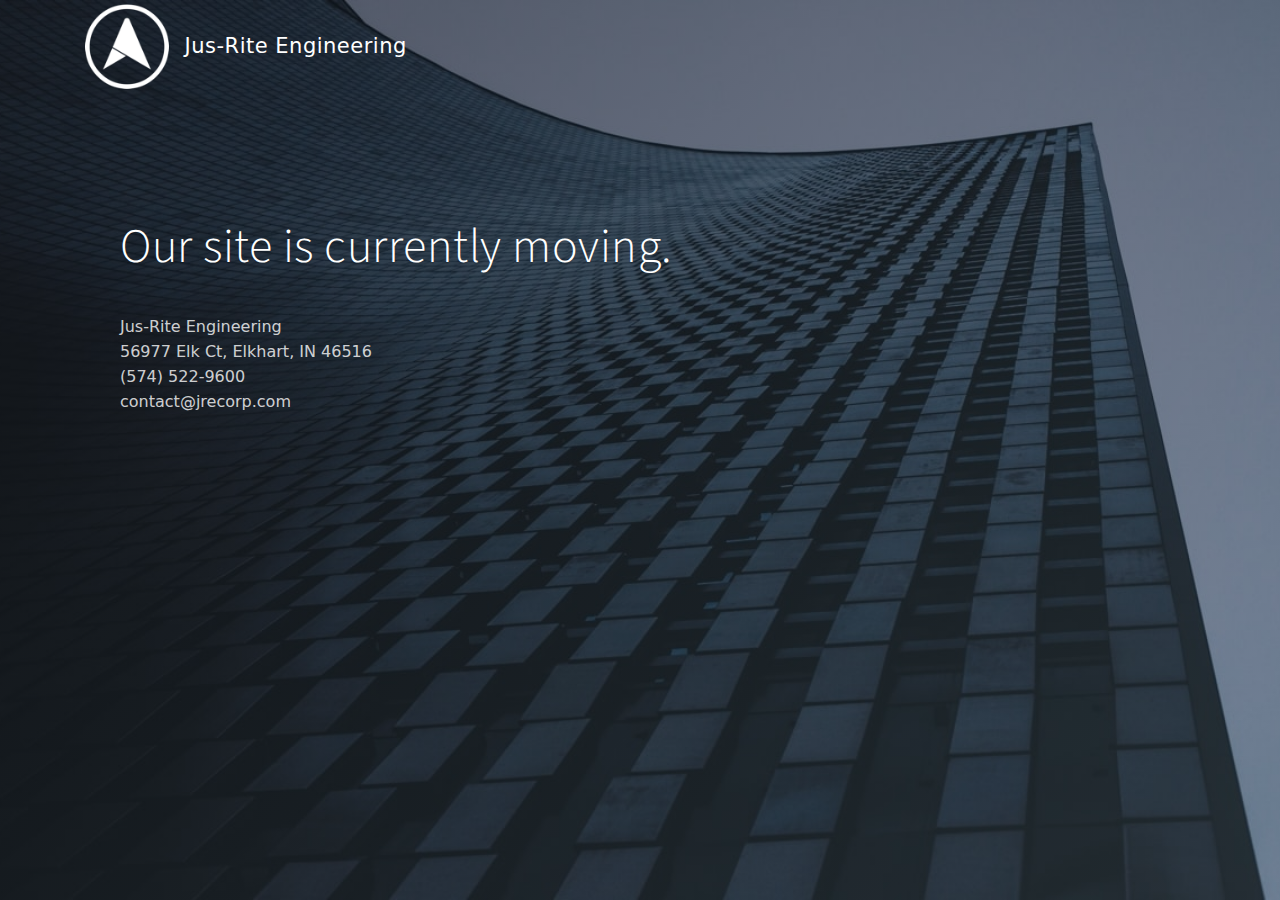
<file: index.html>
<!doctype html>
<html class="no-js" lang="">
<head>
  <meta charset="utf-8">
  <meta http-equiv="X-UA-Compatible" content="IE=edge">
  <title>Spacial - Home</title>
  <meta name="description" content="">
  <meta name="viewport" content="width=device-width, initial-scale=1, shrink-to-fit=no">

  <!-- Place favicon.ico and apple-touch-icon(s) in the root directory -->
  <link rel="shortcut icon" href="images/favicon.ico">

  <!-- stylesheets -->
  <link rel="stylesheet" type="text/css" href="scss/bootstrap/bootstrap.css" />
  <link rel="stylesheet" type="text/css" href="css/theme.css" />
  <!--<link rel="stylesheet" type="text/css" href="dist/theme.min.css" />-->

  <!-- javascript -->
  <script src="https://ajax.googleapis.com/ajax/libs/jquery/3.1.0/jquery.min.js"></script>
  <script src="https://npmcdn.com/tether@1.2.4/dist/js/tether.min.js"></script>
  <script src="dist/theme.min.js"></script>
</head>
<body>
  <!--[if lt IE 9]>
    <script src="http://html5shim.googlecode.com/svn/trunk/html5.js"></script>
  <![endif]-->

  <!--[if lt IE 8]>
    <p class="browsehappy">You are using an <strong>outdated</strong> browser. Please <a href="http://browsehappy.com/">upgrade your browser</a> to improve your experience.</p>
  <![endif]-->

  <nav class="navbar navbar-toggleable-md navbar-inverse bg-transparent" role="navigation">
    <div class="container no-override">
      <button class="navbar-toggler navbar-toggler-right" data-toggle="collapse" data-target="#navbar-collapse">
        <span class="navbar-toggler-icon"></span>
      </button>
      
      <a class="navbar-brand" href="index.html">
        <img src="images/logo-alt-w.png" class="hidden-md-down d-inline mr-2 w-25" />
        Jus-Rite Engineering
      </a>

    </div>
  </nav>

  <div class="business-hero">
    <div class="container customFadeInUp">
      <h2>
        Our site is currently moving.
      </h2>
      <p>
        Jus-Rite Engineering<br>
        56977 Elk Ct, Elkhart, IN 46516<br>
        (574) 522-9600<br>
        contact@jrecorp.com<br>
      </p>

    </div>
  </div>

  <script type="text/javascript">
    $(function () {
      var trigger = new ScrollTrigger({
        toggle: {
          visible: 'customFadeInUp'
        },
        offset: {
          y: 150
        },
        once: true
      });
    });
  </script>

  <!-- Google Analytics: change UA-XXXXX-X to be your site's ID. -->
  <script>
    // (function(b,o,i,l,e,r){b.GoogleAnalyticsObject=l;b[l]||(b[l]=
    // function(){(b[l].q=b[l].q||[]).push(arguments)});b[l].l=+new Date;
    // e=o.createElement(i);r=o.getElementsByTagName(i)[0];
    // e.src='//www.google-analytics.com/analytics.js';
    // r.parentNode.insertBefore(e,r)}(window,document,'script','ga'));
    // ga('create','UA-XXXXX-X','auto');ga('send','pageview');
  </script>
</body>
</html>
</file>
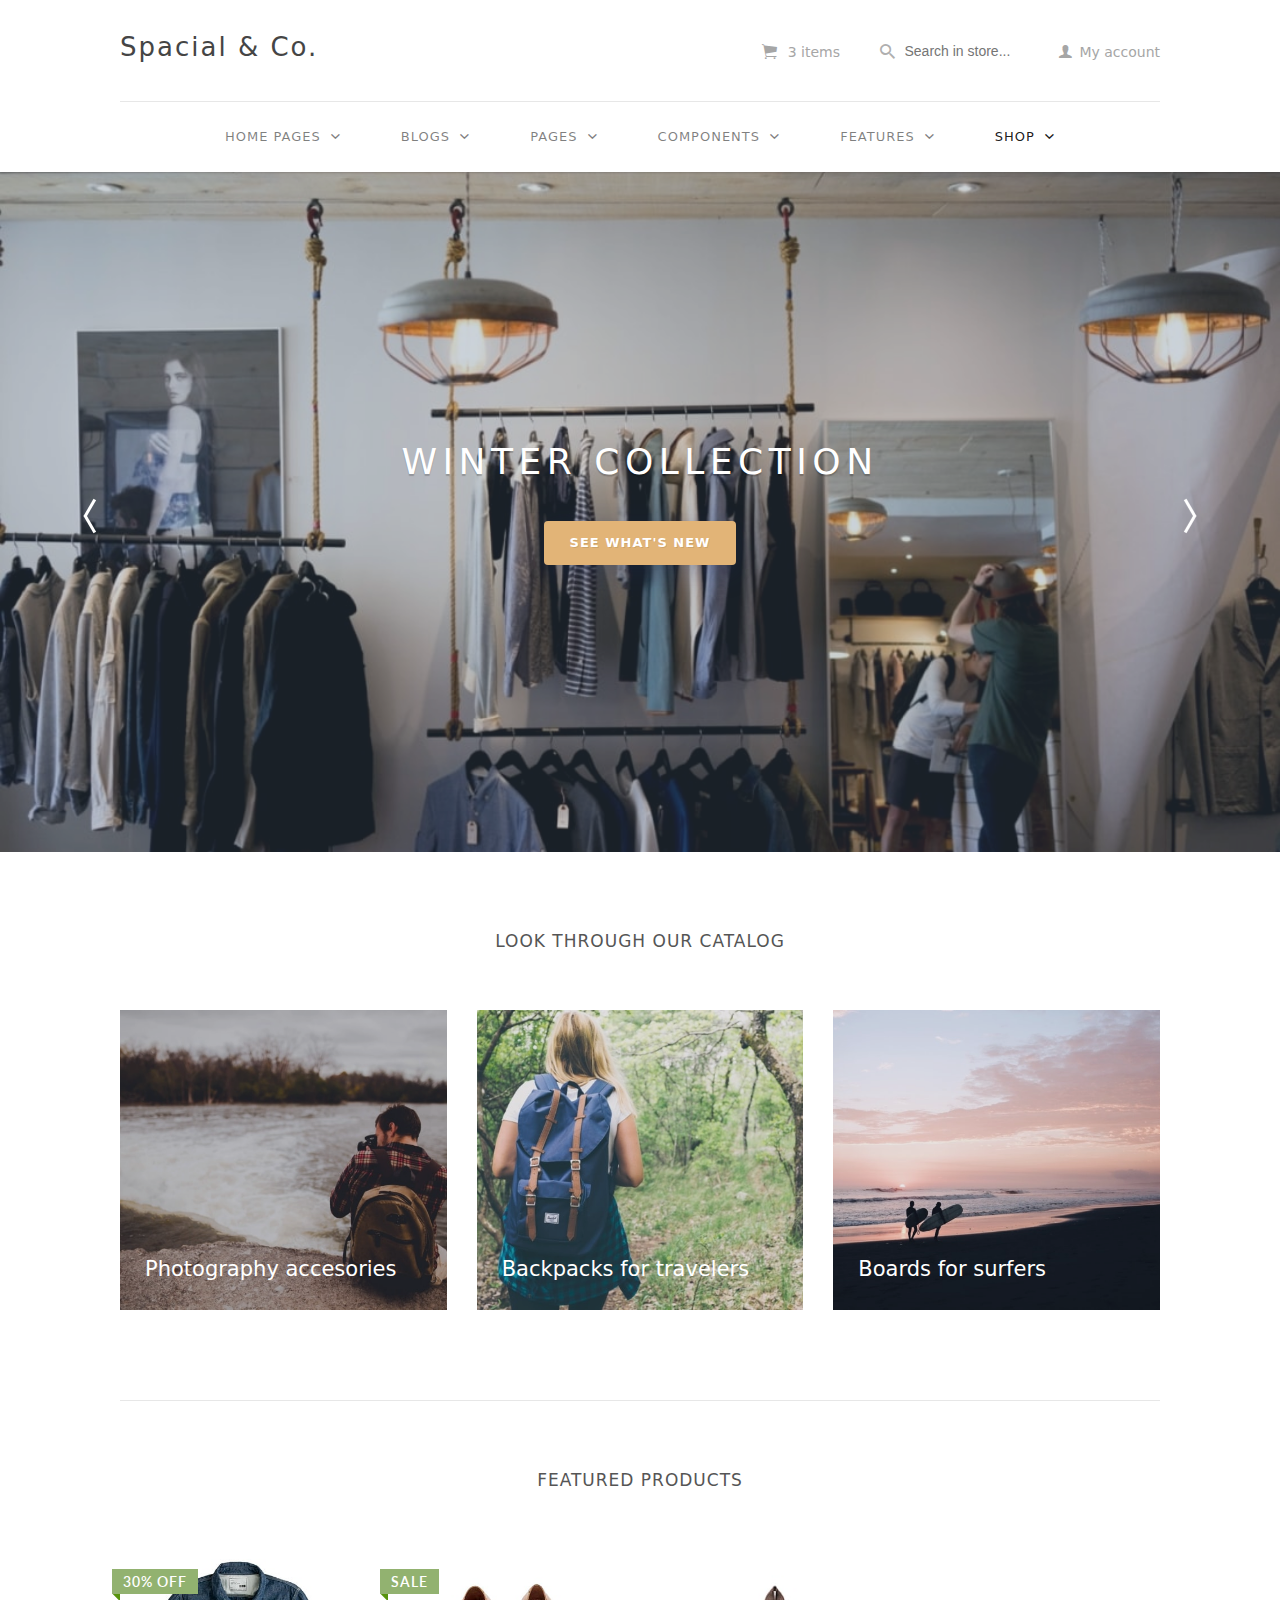
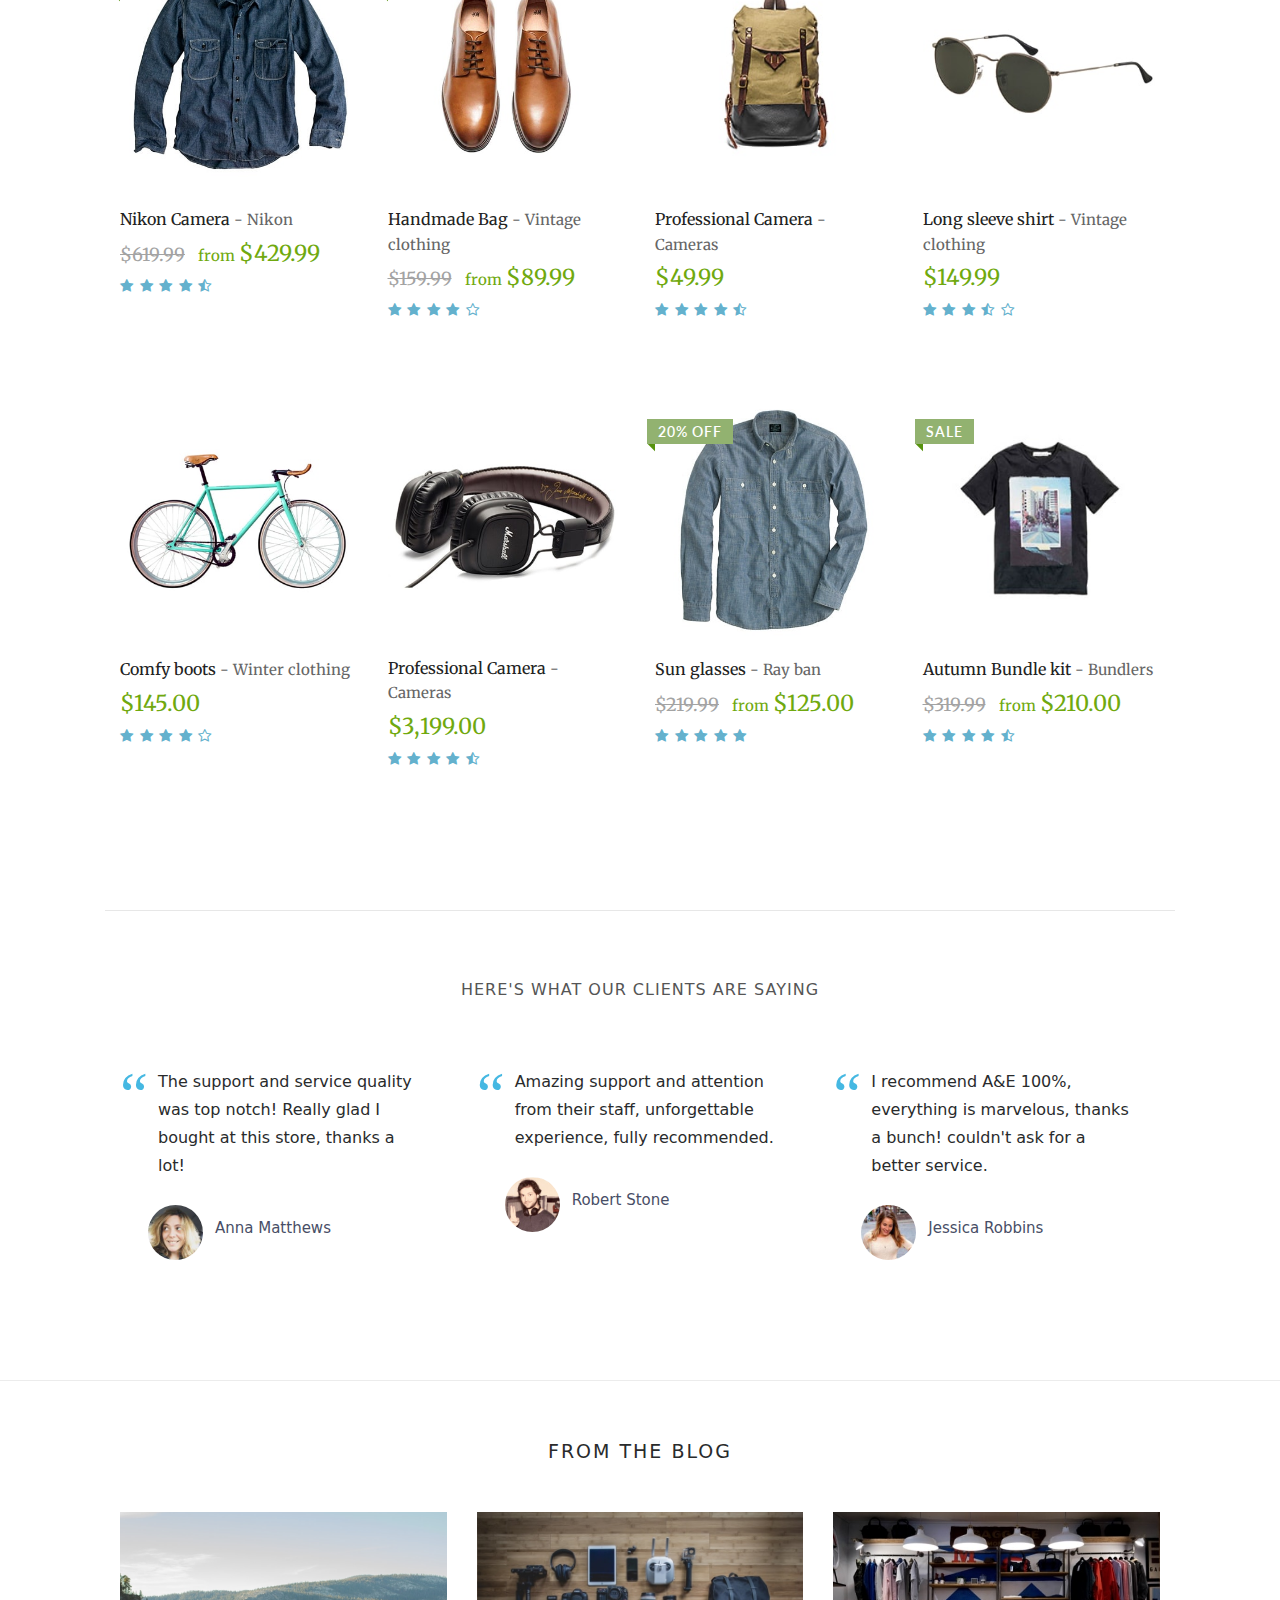
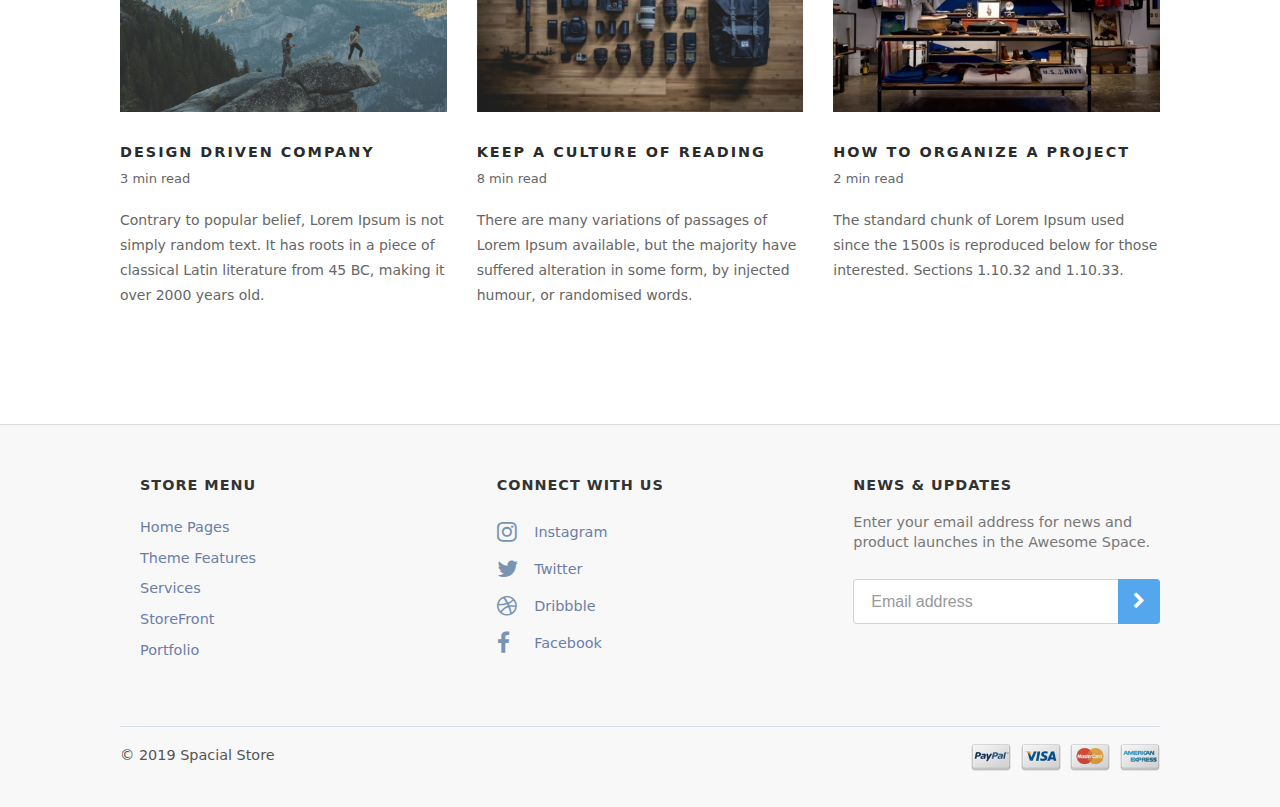
<file: ecommerce/index.html>
<!doctype html>
<html class="no-js" lang="">
<head>
  <meta charset="utf-8">
  <meta http-equiv="X-UA-Compatible" content="IE=edge">
  <title>Spacial - Index Ecommerce</title>
  <meta name="description" content="">
  <meta name="viewport" content="width=device-width, initial-scale=1, shrink-to-fit=no">

  <!-- Place favicon.ico and apple-touch-icon(s) in the root directory -->
  <link rel="shortcut icon" href="../images/favicon.ico">

  <!-- stylesheets -->
  <link rel="stylesheet" type="text/css" href="../scss/bootstrap/bootstrap.css" />
  <link rel="stylesheet" type="text/css" href="../dist/ecommerce.min.css" />

  <!-- javascript -->
  <script src="https://ajax.googleapis.com/ajax/libs/jquery/3.1.0/jquery.min.js"></script>
  <script src="https://npmcdn.com/tether@1.2.4/dist/js/tether.min.js"></script>
  <script src="../dist/theme.min.js"></script>
</head>
<body>
  <!--[if lt IE 9]>
    <script src="http://html5shim.googlecode.com/svn/trunk/html5.js"></script>
  <![endif]-->

  <!--[if lt IE 8]>
    <p class="browsehappy">You are using an <strong>outdated</strong> browser. Please <a href="http://browsehappy.com/">upgrade your browser</a> to improve your experience.</p>
  <![endif]-->

  <nav class="store-navbar">
    <div class="container">
      <div class="section-top clearfix">
        <a href="index.html" class="logo float-left">
          Spacial & Co.
        </a>

        <ul class="menu-right float-right">
          <li>
            <a href="cart.html" class="cart">
              <i class="ion-ios-cart"></i>
              <span>3 items</span>
            </a>
            <div id="cart-modal">
              <div class="pointer">
                <div class="arrow"></div>
                <div class="arrow_border"></div>
              </div>
              <div class="products">
                <div class="product">
                  <div class="pic">
                    <a href="#">
                      <img src="../images/ecommerce/product-11.jpg" />
                    </a>
                  </div>
                  <div class="details">
                    <a href="#" class="name">
                      Blue Elegant Pull-over Shirt
                    </a>
                    <span class="vendor">
                      Armani
                    </span>
                  </div>
                  <div class="qty">
                    <a href="#" class="add">
                      <i class="ion-plus"></i>
                    </a>
                    <span>2</span>
                    <a href="#" class="remove">
                      <i class="ion-minus"></i>
                    </a>
                  </div>
                  <div class="subtotal">
                    <span>$119</span>
                  </div>
                </div>
                <div class="product">
                  <div class="pic">
                    <a href="#">
                      <img src="../images/ecommerce/product-12.jpg" />
                    </a>
                  </div>
                  <div class="details">
                    <a href="#" class="name">
                      Long-sleeve Formal Shirt for Men
                    </a>
                    <span class="vendor">
                      Sara
                    </span>
                  </div>
                  <div class="qty">
                    <a href="#" class="add">
                      <i class="ion-plus"></i>
                    </a>
                    <span>1</span>
                    <a href="#" class="remove">
                      <i class="ion-minus"></i>
                    </a>
                  </div>
                  <div class="subtotal">
                    <span>$79</span>
                  </div>
                </div>
              </div>
              <div class="total-price clearfix">
                <span class="note">
                  Free delivery worldwide
                </span>
                <div class="total">
                  <span>Total</span>
                  $1450
                </div>
              </div>
              <div class="cta clearfix">
                <a href="cart.html" class="go-cart">
                  View cart
                </a>
                <a href="checkout.html" class="go-checkout">
                  Proceed to checkout
                </a>
              </div>
            </div>
          </li>
          <li>
            <div class="search-field">
              <i class="ion-android-search"></i>
              <input type="text" class="input-search" placeholder="Search in store...">
            </div>
          </li>
          <li>
            <a href="account-orders.html" class="account">
              <i class="ion-person"></i>
              My account
            </a>
          </li>
        </ul>
      </div>

      <div class="section-menu clearfix">
        <nav class="navbar navbar-toggleable-md navbar-light" role="navigation">
          <button class="navbar-toggler navbar-toggler-right" data-toggle="collapse" data-target="#navbar-collapse">
            <span class="navbar-toggler-icon"></span>
          </button>

          <div class="collapse navbar-collapse justify-content-center" id="navbar-collapse">
            <ul class="navbar-nav">
              <li class="nav-item dropdown">
                <a href="#" class="nav-link dropdown-toggle" data-toggle="dropdown">
                  Home pages
                  <i class="ion-chevron-down"></i>
                </a>
                <div class="dropdown-menu" role="menu">
                  <a class="dropdown-item" href="../index.html">Business</a>
                  <a class="dropdown-item" href="../index-app.html">Web app</a>
                  <a class="dropdown-item" href="../index-features.html">Features showcase</a>
                  <a class="dropdown-item" href="../agency.html">Creative agency</a>
                  <a class="dropdown-item" href="../index-mobile.html">App showcase</a>
                  <a class="dropdown-item" href="../index-mobile-2.html">App showcase 2</a>
                  <a class="dropdown-item" href="../index-mobile-3.html">App showcase 3</a>
                  <a class="dropdown-item" href="../index-mobile-4.html">App showcase 4</a>
                  <a class="dropdown-item" href="../index-slider.html">Hero Slider</a>
                  <a class="dropdown-item" href="../index-photography.html">Photography</a>
                  <a class="dropdown-item" href="../index-dark.html">Dark background</a>
                  <a class="dropdown-item" href="../index-restaurant.html">Restaurant</a>
                  <a class="dropdown-item" href="../index-event.html">Event</a>
                  <a class="dropdown-item" href="../index-event.html">Event</a>
                  <a class="dropdown-item" href="../index-video.html">Video background</a>
                  <a class="dropdown-item" href="../intro.html">Intro</a>
                </div>
              </li>
              <li class="nav-item dropdown">
                <a href="#" class="nav-link dropdown-toggle" data-toggle="dropdown">
                  Blogs
                  <i class="ion-chevron-down"></i>
                </a>
                <div class="dropdown-menu" role="menu">
                  <a class="dropdown-item" href="../blog.html">Blog list</a>
                  <a class="dropdown-item" href="../blog-3-cols.html">Blog columns</a>
                  <a class="dropdown-item" href="../blog-grid.html">Blog grid</a>
                  <a class="dropdown-item" href="../blog-sidebar.html">Blog sidebar</a>
                  <a class="dropdown-item" href="../blog-masonry.html">Blog masonry</a>
                  <a class="dropdown-item" href="../blog-timeline.html">Blog timeline</a>
                  <a class="dropdown-item" href="../blog-post.html">Single blog post</a>
                  <a class="dropdown-item" href="../blog-post-alt.html">Single blog post 2</a>
                  <a class="dropdown-item" href="../blog-post-3.html">Single blog post 3</a>
                </div>
              </li>
              <li class="nav-item dropdown">
                <a href="#" class="nav-link dropdown-toggle" data-toggle="dropdown">
                  Pages
                  <i class="ion-chevron-down"></i>
                </a>
                <div class="dropdown-menu" role="menu">
                  <div class="dropdown dropdown-submenu">
                    <a class="dropdown-item dropdown-toggle" href="#" data-toggle="dropdown">
                      About us
                      <i class="ion-chevron-right"></i>
                    </a>
                    <div class="dropdown-menu">
                      <a class="dropdown-item" href="../agency-about.html">About us 1</a>
                      <a class="dropdown-item" href="../agency-about-2.html">About us 2</a>
                    </div>
                  </div>
                  <div class="dropdown dropdown-submenu">
                    <a class="dropdown-item dropdown-toggle" href="#" data-toggle="dropdown">
                      Portfolio
                      <i class="ion-chevron-right"></i>
                    </a>
                    <div class="dropdown-menu">
                      <a class="dropdown-item" href="../agency-portfolio-2.html">2 columns</a>
                      <a class="dropdown-item" href="../agency-portfolio-3.html">3 columns</a>
                      <a class="dropdown-item" href="../agency-portfolio-4.html">4 columns</a>
                    </div>
                  </div>
                  <div class="dropdown dropdown-submenu">
                    <a class="dropdown-item dropdown-toggle" href="#" data-toggle="dropdown">
                      Contact
                      <i class="ion-chevron-right"></i>
                    </a>
                    <div class="dropdown-menu">
                      <a class="dropdown-item" href="../agency-contact.html">Contact us 1</a>
                      <a class="dropdown-item" href="../agency-contact-2.html">Contact us 2</a>
                      <a class="dropdown-item" href="../agency-start-project.html">Contact us project</a>
                    </div>
                  </div>
                  <a class="dropdown-item" href="../agency-project.html">Project showcase</a>
                  <a class="dropdown-item" href="../pricing.html">Pricing</a>
                  <a class="dropdown-item" href="../pricing-charts.html">Pricing charts</a>
                  <a class="dropdown-item" href="../careers.html">Careers</a>
                  <a class="dropdown-item" href="../career-post.html">Careers job post</a>
                  <a class="dropdown-item" href="../support.html">Support</a>
                  <a class="dropdown-item" href="../support-topic.html">Support topic</a>
                  <a class="dropdown-item" href="../customers.html">Customer stories</a>
                  <a class="dropdown-item" href="../customer-story.html">Single customer story</a>
                  <a class="dropdown-item" href="../sign-up.html">Sign up</a>
                  <a class="dropdown-item" href="../sign-in.html">Sign in</a>
                  <a class="dropdown-item" href="../recover-password.html">Recover password</a>
                  <a class="dropdown-item" href="../timeline.html">Timeline</a>
                  <a class="dropdown-item" href="../coming-soon.html">Coming soon</a>
                  <a class="dropdown-item" href="../api-docs.html">API docs</a>
                </div>
              </li>
              <li class="nav-item dropdown dropdown-extend">
                <a href="#" class="nav-link dropdown-toggle" data-toggle="dropdown">
                  Components
                  <i class="ion-chevron-down"></i>
                </a>
                <div class="dropdown-menu dropdown-extend-menu">
                  <div class="row">
                    <section class="col-md-3">
                      <h3>For men</h3>
                      <a href="../docs/alerts.html">Alerts</a>
                      <a href="../docs/animations.html">Animations</a>
                      <a href="../docs/badges.html">Badges</a>
                      <a href="../docs/buttons.html">Buttons</a>
                      <a href="../docs/button-groups.html">Button groups</a>
                      <a href="../docs/cards.html">Cards</a>
                    </section>
                    <section class="col-md-3">
                      <h3>For kids</h3>
                      <a href="../docs/carousel.html">Carousel</a>
                      <a href="../docs/accordion.html">Accordion</a>
                      <a href="../docs/cta.html">Call to action</a>
                      <a href="../docs/dropdowns.html">Dropdowns</a>
                      <a href="../docs/forms.html">Forms</a>
                      <a href="../docs/input-groups.html">Input groups</a>
                    </section>
                    <section class="col-md-3">
                      <h3>Accesories</h3>
                      <a href="../docs/icons.html">Icons</a>
                      <a href="../docs/list-groups.html">List groups</a>
                      <a href="../docs/modals.html">Modals</a>
                      <a href="../docs/navs.html">Navs</a>
                      <a href="../docs/navbars.html">Navbars</a>
                      <a href="../docs/plugins.html">New plugins</a>
                    </section>
                    <section class="col-md-3">
                      <h3>Utilities</h3>
                      <a href="../docs/progress.html">Progress bars</a>
                      <a href="../docs/stats-cards.html">Stats cards</a>
                      <a href="../docs/tables.html">Tables</a>
                      <a href="../docs/typography.html">Typography</a>
                    </section>
                  </div>
                </div>
              </li>
              <li class="nav-item dropdown">
                <a href="#" class="nav-link dropdown-toggle" data-toggle="dropdown">
                  Features
                  <i class="ion-chevron-down"></i>
                </a>
                <div class="dropdown-menu" role="menu">
                  <div class="dropdown dropdown-submenu">
                    <a class="dropdown-item dropdown-toggle" href="#" data-toggle="dropdown">
                      Headers
                      <i class="ion-chevron-right"></i>
                    </a>
                    <div class="dropdown-menu">
                      <a class="dropdown-item" href="../header-light.html">Light</a>
                      <a class="dropdown-item" href="../header-dark.html">Dark</a>
                      <a class="dropdown-item" href="../header-transparent-light.html">Transparent light</a>
                      <a class="dropdown-item" href="../header-transparent-dark.html">Transparent dark</a>
                      <a class="dropdown-item" href="../header-transparent-fixed-light.html">Transparent fixed light</a>
                      <a class="dropdown-item" href="../header-transparent-fixed-dark.html">Transparent fixed dark</a>
                      <a class="dropdown-item" href="../header-navleft.html">Navbar left</a>
                      <a class="dropdown-item" href="../header-dark-submenu.html">Dark submenu</a>
                      <a class="dropdown-item" href="../header-fixed-bottom.html">Bottom fixed</a>
                      <a class="dropdown-item" href="../header-logo-center.html">Logo center</a>
                      <a class="dropdown-item" href="../header-all-center.html">All center</a>
                      <a class="dropdown-item" href="../header-full-width.html">Full width</a>
                    </div>
                  </div>
                  <div class="dropdown dropdown-submenu">
                    <a class="dropdown-item dropdown-toggle" href="#" data-toggle="dropdown">
                      Footers
                      <i class="ion-chevron-right"></i>
                    </a>
                    <div class="dropdown-menu">
                      <a class="dropdown-item" href="../header-light.html#footer">Dark</a>
                      <a class="dropdown-item" href="../footer-light.html#footer">Light</a>
                      <a class="dropdown-item" href="../footer-big-menu.html#footer">Big Menu</a>
                      <a class="dropdown-item" href="../footer-sign-up.html#footer">Sign up</a>
                      <a class="dropdown-item" href="../footer-agency.html#footer">Agency</a>
                    </div>
                  </div>
                  <div class="dropdown dropdown-submenu">
                    <a class="dropdown-item dropdown-toggle" href="#" data-toggle="dropdown">
                      Email templates
                      <i class="ion-chevron-right"></i>
                    </a>
                    <div class="dropdown-menu">
                      <a class="dropdown-item" href="../email-template-newsletter.html" target="_blank">
                        Newsletter
                        <i class="ion-share"></i>
                      </a>
                      <a class="dropdown-item" href="../email-template-receipt.html" target="_blank">
                        Receipt
                        <i class="ion-share"></i>
                      </a>
                      <a class="dropdown-item" href="../email-template-announcement.html" target="_blank">
                        Simple announcement
                        <i class="ion-share"></i>
                      </a>
                      <a class="dropdown-item" href="../email-template-text.html" target="_blank">
                        Formal text
                        <i class="ion-share"></i>
                      </a>
                    </div>
                  </div>
                  <a class="dropdown-item" href="../docs/grid-system.html">Grid system</a>
                  <a class="dropdown-item" href="../docs/animations.html">Animations</a>
                  <a class="dropdown-item" href="../docs/typography.html">Typography</a>
                </div>
              </li>
              <li class="nav-item active dropdown">
                <a href="#" class="nav-link dropdown-toggle" data-toggle="dropdown">
                  Shop
                  <i class="ion-chevron-down"></i>
                </a>
                <div class="dropdown-menu dropdown-menu-right" role="menu">
                  <a class="dropdown-item" href="index.html">Home page</a>
                  <a class="dropdown-item" href="collection-grid.html">Products grid</a>
                  <a class="dropdown-item" href="collection-list.html">Products list</a>
                  <a class="dropdown-item" href="collection-grid-sidebar.html">Products grid w/ sidebar</a>
                  <a class="dropdown-item" href="collection-list-sidebar.html">Products list w/ sidebar</a>
                  <a class="dropdown-item" href="product.html">Single product</a>
                  <a class="dropdown-item" href="cart.html">Cart</a>
                  <a class="dropdown-item" href="search.html">Search results</a>
                  <a class="dropdown-item" href="checkout.html">Checkout</a>
                  <a class="dropdown-item" href="checkout-payment.html">Checkout ship & payment</a>
                  <a class="dropdown-item" href="checkout-confirmation.html">Checkout confirmation</a>
                  <a class="dropdown-item" href="account-orders.html">My account order history</a>
                  <a class="dropdown-item" href="account-wishlist.html">My account wishlist</a>
                  <a class="dropdown-item" href="account-profile.html">My account profile</a>
                  <a class="dropdown-item" href="account-invoice.html">Order invoice</a>
                  <a class="dropdown-item" href="sign-up.html">Sign up</a>
                  <a class="dropdown-item" href="sign-in.html">Sign in</a>
                </div>
              </li>
            </ul>
          </div>
        </nav>
      </div>
    </div>
  </nav>

  <div class="index-slider-header">
    <section>
      <div id="spacial-slider" class="slider-component fxSoftScale">
        <ul class="itemwrap">
          <li class="slide1 current">
            <div class="container">
              <h2 class="customFadeInUp">
                Winter collection
              </h2>
              <div class="actions customFadeInUp">
                <a href="#" class="btn-shadow btn-shadow-warning">See what's new</a>
              </div>
            </div>
            <div class="pic" style="background-image: url('../images/unsplash/photo-1441984904996-e0b6ba687e04.jpg');">
            </div>
          </li>
          <li class="slide2">
            <div class="container">
              <h2>
                Store offers! 30% off on all discs
              </h2>
              <div class="actions">
                <a href="#" class="btn-shadow btn-shadow-warning">View collection</a>
              </div>
            </div>
            <div class="pic" style="background-image: url('../images/unsplash/photo-1477420294412-93659e9347b8.jpg');">
            </div>
          </li>
        </ul>
        <nav>
          <a class="prev" href="#">
            <span class="icon-wrap"></span>
          </a>
          <a class="next" href="#">
            <span class="icon-wrap"></span>
          </a>
        </nav>
      </div>
    </section>
  </div>

  <div class="featured-collections">
    <div class="container">
      <h3>Look through our catalog</h3>

      <div class="row">
        <div class="col-md-4">
          <a href="collection-grid.html">
            <span class="bg" style="background-image:url('../images/unsplash/dbtp5pc2zj5a8-aidan-meyer.jpg');">
            </span>
            <span class="mask">
              <span>Photography accesories</span>
            </span>
          </a>
        </div>
        <div class="col-md-4">
          <a href="collection-grid.html">
            <span class="bg" style="background-image:url('../images/unsplash/photo-1465317480636-fc9bb019d82a.jpg');">
            </span>
            <span class="mask">
              <span>Backpacks for travelers</span>
            </span>
          </a>
        </div>
        <div class="col-md-4">
          <a href="collection-grid.html">
            <span class="bg" style="background-image:url('../images/unsplash/photo-1470707592630-d4784581f809.jpg');">
            </span>
            <span class="mask">
              <span>Boards for surfers</span>
            </span>
          </a>
        </div>
      </div>
    </div>
  </div>

  <div class="featured-products">
    <div class="container">
      <h3>Featured products</h3>

      <div class="row">
        <div class="col-lg-3 col-md-4 col-sm-6 store-product">
          <a href="product.html">
            <span class="flag">30% off</span>
            <img src="../images/ecommerce/product-11.jpg" class="img-fluid">
          </a>
          <span class="info">
            <a href="product.html" class="name">
              Nikon Camera <span class="vendor">- Nikon</span>
            </a>
            <span class="price">
              <span class="before">
                $619.99
              </span>

              <span class="from">from </span>
              $429.99
            </span>
          </span>
          <div class="rating">
            <i class="fa fa-star"></i>
            <i class="fa fa-star"></i>
            <i class="fa fa-star"></i>
            <i class="fa fa-star"></i>
            <i class="fa fa-star-half-o"></i>
          </div>
        </div>
        <div class="col-lg-3 col-md-4 col-sm-6 store-product">
          <a href="product.html">
            <span class="flag">Sale</span>
            <img src="../images/ecommerce/product-14.jpg" class="img-fluid">
          </a>
          <span class="info">
            <a href="#" class="name">
              Handmade Bag <span class="vendor">- Vintage clothing</span>
            </a>
            <span class="price">
              <span class="before">
                $159.99
              </span>

              <span class="from">from </span>
              $89.99
            </span>
          </span>
          <div class="rating">
            <i class="fa fa-star"></i>
            <i class="fa fa-star"></i>
            <i class="fa fa-star"></i>
            <i class="fa fa-star"></i>
            <i class="fa fa-star-o"></i>
          </div>
        </div>
        <div class="col-lg-3 col-md-4 col-sm-6 store-product">
          <a href="product.html">
            <img src="../images/ecommerce/product-18.jpg" class="img-fluid">
          </a>
          <span class="info">
            <a href="#" class="name">
              Professional Camera <span class="vendor">- Cameras</span>
            </a>
            <span class="price">
              $49.99
            </span>
          </span>
          <div class="rating">
            <i class="fa fa-star"></i>
            <i class="fa fa-star"></i>
            <i class="fa fa-star"></i>
            <i class="fa fa-star"></i>
            <i class="fa fa-star-half-o"></i>
          </div>
        </div>
        <div class="col-lg-3 col-md-4 col-sm-6 store-product">
          <a href="product.html">
            <img src="../images/ecommerce/product-15.jpg" class="img-fluid">
          </a>
          <span class="info">
            <a href="#" class="name">
              Long sleeve shirt <span class="vendor">- Vintage clothing</span>
            </a>
            <span class="price">
              $149.99
            </span>
          </span>
          <div class="rating">
            <i class="fa fa-star"></i>
            <i class="fa fa-star"></i>
            <i class="fa fa-star"></i>
            <i class="fa fa-star-half-o"></i>
            <i class="fa fa-star-o"></i>
          </div>
        </div>
        <div class="col-lg-3 col-md-4 col-sm-6 store-product">
          <a href="product.html">
            <img src="../images/ecommerce/product-16.jpg" class="img-fluid">
          </a>
          <span class="info">
            <a href="#" class="name">
              Comfy boots <span class="vendor">- Winter clothing</span>
            </a>
            <span class="price">
              $145.00
            </span>
          </span>
          <div class="rating">
            <i class="fa fa-star"></i>
            <i class="fa fa-star"></i>
            <i class="fa fa-star"></i>
            <i class="fa fa-star"></i>
            <i class="fa fa-star-o"></i>
          </div>
        </div>
        <div class="col-lg-3 col-md-4 col-sm-6 store-product">
          <a href="product.html">
            <img src="../images/ecommerce/product-17.jpg" class="img-fluid">
          </a>
          <span class="info">
            <a href="#" class="name">
              Professional Camera <span class="vendor">- Cameras</span>
            </a>
            <span class="price">
              $3,199.00
            </span>
          </span>
          <div class="rating">
            <i class="fa fa-star"></i>
            <i class="fa fa-star"></i>
            <i class="fa fa-star"></i>
            <i class="fa fa-star"></i>
            <i class="fa fa-star-half-o"></i>
          </div>
        </div>
        <div class="col-lg-3 col-md-4 col-sm-6 store-product">
          <a href="product.html">
            <span class="flag">20% Off</span>
            <img src="../images/ecommerce/product-12.jpg" class="img-fluid">
          </a>
          <span class="info">
            <a href="#" class="name">
              Sun glasses <span class="vendor">- Ray ban</span>
            </a>
            <span class="price">
              <span class="before">
                $219.99
              </span>

              <span class="from">from </span>
              $125.00
            </span>
          </span>
          <div class="rating">
            <i class="fa fa-star"></i>
            <i class="fa fa-star"></i>
            <i class="fa fa-star"></i>
            <i class="fa fa-star"></i>
            <i class="fa fa-star"></i>
          </div>
        </div>
        <div class="col-lg-3 col-md-4 col-sm-6 store-product">
          <a href="product.html">
            <span class="flag">Sale</span>
            <img src="../images/ecommerce/product-19.jpg" class="img-fluid">
          </a>
          <span class="info">
            <a href="#" class="name">
              Autumn Bundle kit <span class="vendor">- Bundlers</span>
            </a>
            <span class="price">
              <span class="before">
                $319.99
              </span>

              <span class="from">from </span>
              $210.00
            </span>
          </span>
          <div class="rating">
            <i class="fa fa-star"></i>
            <i class="fa fa-star"></i>
            <i class="fa fa-star"></i>
            <i class="fa fa-star"></i>
            <i class="fa fa-star-half-o"></i>
          </div>
        </div>
      </div>
    </div>
  </div>

  <div class="store-testimonials">
    <div class="container">
      <h3>
        Here's what our clients are saying
      </h3>
      <div class="row">
        <div class="col-md-4">
          <div class="quote clearfix">
            <span class="quote-mark">&#8220;</span>
            <p>
              The support and service quality was top notch!
              Really glad I bought at this store, thanks a lot!
            </p>
            <div class="author clearfix">
              <img src="../images/uifaces/2.jpg" />
              <div class="name">Anna Matthews</div>
            </div>
          </div>
        </div>
        <div class="col-md-4">
          <div class="quote clearfix">
            <span class="quote-mark">&#8220;</span>
            <p>
              Amazing support and attention from their staff, 
              unforgettable experience, fully recommended.
            </p>
            <div class="author clearfix">
              <img src="../images/uifaces/17.jpg" />
              <div class="name">Robert Stone</div>
            </div>
          </div>
        </div>
        <div class="col-md-4">
          <div class="quote clearfix">
            <span class="quote-mark">&#8220;</span>
            <p>
              I recommend A&E 100%, everything is marvelous, thanks a bunch!
              couldn't ask for a better service.
            </p>
            <div class="author clearfix">
              <img src="../images/uifaces/9.jpg" />
              <div class="name">Jessica Robbins</div>
            </div>
          </div>
        </div>
      </div>
    </div>
  </div>

  <div class="from-the-blog">
    <div class="container">
      <h3>From the blog</h3>
      <div class="row">
        <div class="col-md-4">
          <div class="post">
            <a href="#" class="pic" style="background-image:url('../images/unsplash/photo-1422665717225-1a37f226c92a.jpg');">
            </a>
            <div class="title">
              Design driven company
            </div>
            <div class="min-read">
              3 min read
            </div>
            <p>
              Contrary to popular belief, Lorem Ipsum is not simply random text. It has roots in a piece of classical Latin literature from 45 BC, making it over 2000 years old.
            </p>
          </div>
        </div>
        <div class="col-md-4">
          <div class="post">
            <a href="#" class="pic" style="background-image:url('../images/unsplash/photo-1431068799455-80bae0caf685.jpg');">
            </a>
            <div class="title">
              Keep a culture of reading
            </div>
            <div class="min-read">
              8 min read
            </div>
            <p>
              There are many variations of passages of Lorem Ipsum available, but the majority have suffered alteration in some form, by injected humour, or randomised words.
            </p>
          </div>
        </div>
        <div class="col-md-4">
          <div class="post">
            <a href="#" class="pic" style="background-image:url('../images/unsplash/photo-1441986300917-64674bd600d8.jpg');">
            </a>
            <div class="title">
              How to organize a project
            </div>
            <div class="min-read">
              2 min read
            </div>
            <p>
              The standard chunk of Lorem Ipsum used since the 1500s is reproduced below for those interested. Sections 1.10.32 and 1.10.33.
            </p>
          </div>
        </div>
      </div>
    </div>
  </div>

  <footer class="store-footer">
    <div class="container">
      <div class="row">
        <div class="col-md-4">
          <div class="title">
            Store Menu
          </div>
          <ul class="menu">
            <li>
              <a href="#">Home Pages</a>
            </li>
            <li>
              <a href="#">Theme Features</a>
            </li>
            <li>
              <a href="#">Services</a>
            </li>
            <li>
              <a href="#">StoreFront</a>
            </li>
            <li>
              <a href="#">Portfolio</a>
            </li>
          </ul>
        </div>
        <div class="col-md-4">
          <div class="title">
            Connect with us
          </div>
          <ul class="menu">
            <li>
              <a href="#">
                <i class="fa fa-instagram"></i>
                Instagram
              </a>
            </li>
            <li>
              <a href="#">
                <i class="fa fa-twitter"></i>
                Twitter
              </a>
            </li>
            <li>
              <a href="#">
                <i class="fa fa-dribbble"></i>
                Dribbble
              </a>
            </li>
            <li>
              <a href="#">
                <i class="fa fa-facebook"></i>
                Facebook
              </a>
            </li>
          </ul>
        </div>
        <div class="col-md-4 newsletter">
          <div class="title">
            News & Updates
          </div>
          <p>
            Enter your email address for news and product launches in the Awesome Space.
          </p>

          <form action="#">
            <input type="email" class="form-control" placeholder="Email address" />

            <button type="submit">
              <i class="fa fa-chevron-right"></i>
            </button>
          </form>
        </div>
      </div>
      <div class="bottom">
        <span>
          © 2019 Spacial Store
        </span>
        <div class="payment-methods">
          <img src="../images/ecommerce/cc-paypal.png" />
          <img src="../images/ecommerce/cc-visa.png" />
          <img src="../images/ecommerce/cc-mastercard.png" />
          <img src="../images/ecommerce/cc-amex.png" />
        </div>
      </div>
    </div>
  </footer>

  <script type="text/javascript">
    window.slider_interval = setInterval(function () {
      window.navigate_slider('next')
    }, 4000)
  </script>

  <!-- Google Analytics: change UA-XXXXX-X to be your site's ID. -->
  <script>
    // (function(b,o,i,l,e,r){b.GoogleAnalyticsObject=l;b[l]||(b[l]=
    // function(){(b[l].q=b[l].q||[]).push(arguments)});b[l].l=+new Date;
    // e=o.createElement(i);r=o.getElementsByTagName(i)[0];
    // e.src='//www.google-analytics.com/analytics.js';
    // r.parentNode.insertBefore(e,r)}(window,document,'script','ga'));
    // ga('create','UA-XXXXX-X','auto');ga('send','pageview');
  </script>
</body>
</html>
</file>
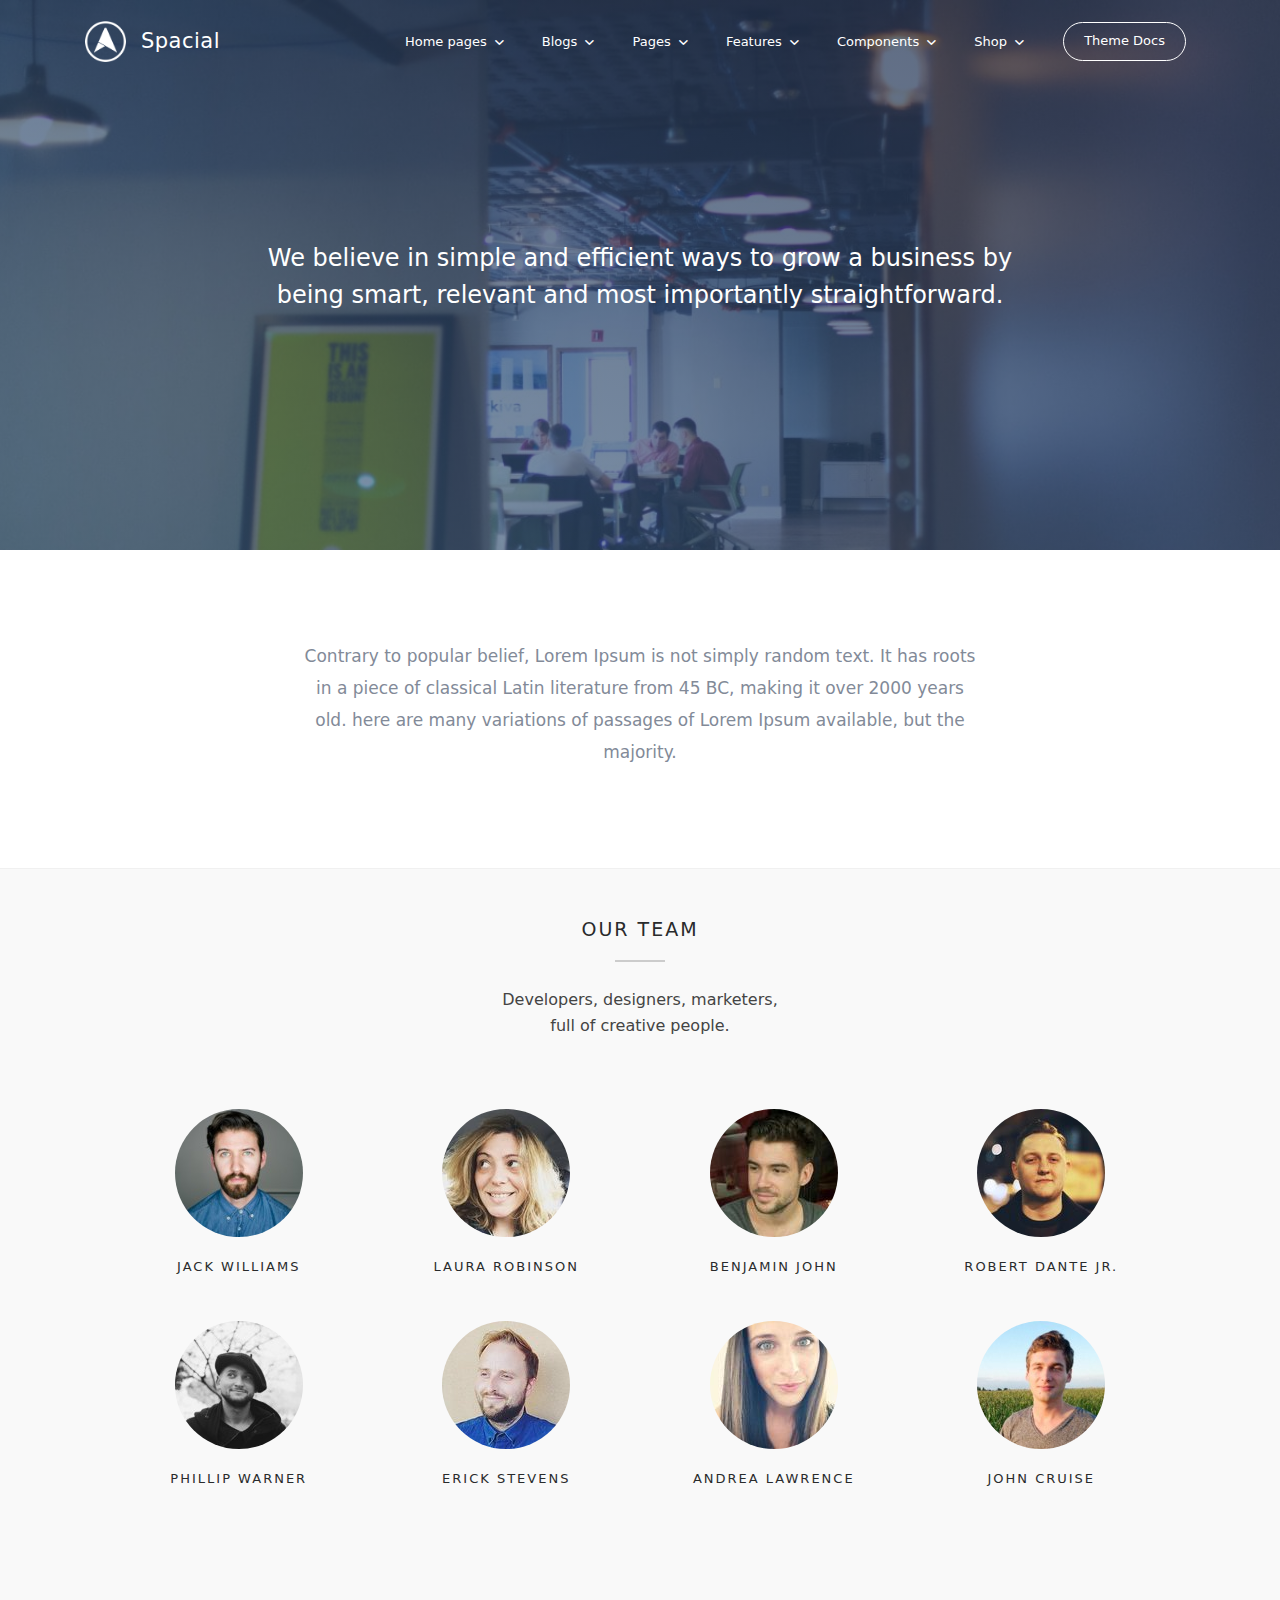
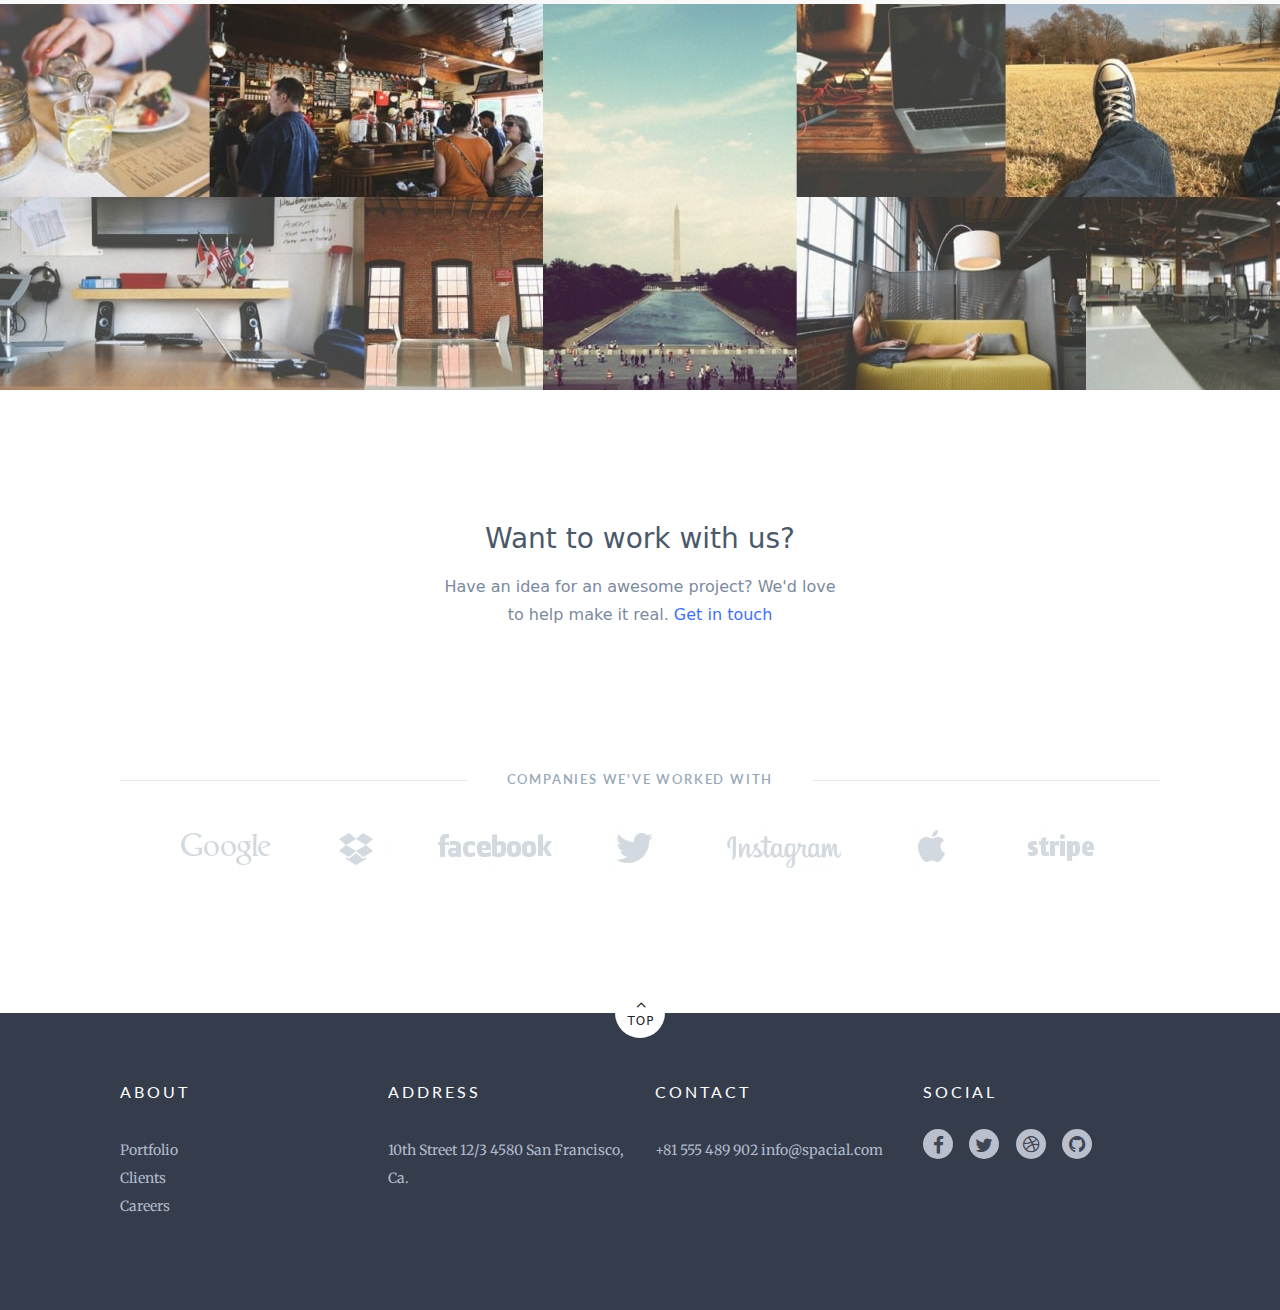
<file: agency-about.html>
<!doctype html>
<html class="no-js" lang="">
<head>
  <meta charset="utf-8">
  <meta http-equiv="X-UA-Compatible" content="IE=edge">
  <title>Spacial - About us</title>
  <meta name="description" content="">
  <meta name="viewport" content="width=device-width, initial-scale=1, shrink-to-fit=no">

  <!-- Place favicon.ico and apple-touch-icon(s) in the root directory -->
  <link rel="shortcut icon" href="images/favicon.ico">

  <!-- stylesheets -->
  <link rel="stylesheet" type="text/css" href="scss/bootstrap/bootstrap.css" />
  <link rel="stylesheet" type="text/css" href="dist/theme.min.css" />

  <!-- javascript -->
  <script src="https://ajax.googleapis.com/ajax/libs/jquery/3.1.0/jquery.min.js"></script>
  <script src="https://npmcdn.com/tether@1.2.4/dist/js/tether.min.js"></script>
  <script src="dist/theme.min.js"></script>
</head>
<body>
  <!--[if lt IE 9]>
    <script src="http://html5shim.googlecode.com/svn/trunk/html5.js"></script>
  <![endif]-->

  <!--[if lt IE 8]>
    <p class="browsehappy">You are using an <strong>outdated</strong> browser. Please <a href="http://browsehappy.com/">upgrade your browser</a> to improve your experience.</p>
  <![endif]-->

  <nav class="navbar navbar-toggleable-md navbar-inverse bg-transparent" role="navigation">
    <div class="container no-override">
      <button class="navbar-toggler navbar-toggler-right" data-toggle="collapse" data-target="#navbar-collapse">
        <span class="navbar-toggler-icon"></span>
      </button>
      
      <a class="navbar-brand" href="index.html">
        <img src="images/logo-alt-w.png" class="hidden-md-down d-inline mr-2 w-25" />
        Spacial
      </a>

      <div class="collapse navbar-collapse justify-content-end" id="navbar-collapse">
        <ul class="navbar-nav">
          <li class="nav-item active dropdown">
            <a href="#" class="nav-link dropdown-toggle" data-toggle="dropdown">
              Home pages
              <i class="ion-chevron-down"></i>
            </a>
            <div class="dropdown-menu" role="menu">
              <a class="dropdown-item" href="index.html">Business</a>
              <a class="dropdown-item" href="index-app.html">Web app</a>
              <a class="dropdown-item" href="index-features.html">Features showcase</a>
              <a class="dropdown-item" href="agency.html">Creative agency</a>
              <a class="dropdown-item" href="index-mobile.html">App showcase</a>
              <a class="dropdown-item" href="index-mobile-2.html">App showcase 2</a>
              <a class="dropdown-item" href="index-mobile-3.html">App showcase 3</a>
              <a class="dropdown-item" href="index-mobile-4.html">App showcase 4</a>
              <a class="dropdown-item" href="index-slider.html">Hero Slider</a>
              <a class="dropdown-item" href="index-photography.html">Photography</a>
              <a class="dropdown-item" href="index-dark.html">Dark background</a>
              <a class="dropdown-item" href="index-restaurant.html">Restaurant</a>
              <a class="dropdown-item" href="index-event.html">Event</a>
              <a class="dropdown-item" href="index-video.html">Video background</a>
              <a class="dropdown-item" href="intro.html">Intro</a>
            </div>
          </li>
          <li class="nav-item dropdown">
            <a href="#" class="nav-link dropdown-toggle" data-toggle="dropdown">
              Blogs
              <i class="ion-chevron-down"></i>
            </a>
            <div class="dropdown-menu" role="menu">
              <a class="dropdown-item" href="blog.html">Blog list</a>
              <a class="dropdown-item" href="blog-3-cols.html">Blog columns</a>
              <a class="dropdown-item" href="blog-grid.html">Blog grid</a>
              <a class="dropdown-item" href="blog-sidebar.html">Blog sidebar</a>
              <a class="dropdown-item" href="blog-masonry.html">Blog masonry</a>
              <a class="dropdown-item" href="blog-timeline.html">Blog timeline</a>
              <a class="dropdown-item" href="blog-post.html">Single blog post</a>
              <a class="dropdown-item" href="blog-post-alt.html">Single blog post 2</a>
              <a class="dropdown-item" href="blog-post-3.html">Single blog post 3</a>
            </div>
          </li>
          <li class="nav-item dropdown">
            <a href="#" class="nav-link dropdown-toggle" data-toggle="dropdown">
              Pages
              <i class="ion-chevron-down"></i>
            </a>
            <div class="dropdown-menu" role="menu">
              <div class="dropdown dropdown-submenu">
                <a class="dropdown-item dropdown-toggle" href="#" data-toggle="dropdown">
                  About us
                  <i class="ion-chevron-right"></i>
                </a>
                <div class="dropdown-menu">
                  <a class="dropdown-item" href="agency-about.html">About us 1</a>
                  <a class="dropdown-item" href="agency-about-2.html">About us 2</a>
                </div>
              </div>
              <div class="dropdown dropdown-submenu">
                <a class="dropdown-item dropdown-toggle" href="#" data-toggle="dropdown">
                  Portfolio
                  <i class="ion-chevron-right"></i>
                </a>
                <div class="dropdown-menu">
                  <a class="dropdown-item" href="agency-portfolio-2.html">2 columns</a>
                  <a class="dropdown-item" href="agency-portfolio-3.html">3 columns</a>
                  <a class="dropdown-item" href="agency-portfolio-4.html">4 columns</a>
                </div>
              </div>
              <div class="dropdown dropdown-submenu">
                <a class="dropdown-item dropdown-toggle" href="#" data-toggle="dropdown">
                  Contact
                  <i class="ion-chevron-right"></i>
                </a>
                <div class="dropdown-menu">
                  <a class="dropdown-item" href="agency-contact.html">Contact us 1</a>
                  <a class="dropdown-item" href="agency-contact-2.html">Contact us 2</a>
                  <a class="dropdown-item" href="agency-start-project.html">Contact us project</a>
                </div>
              </div>
              <a class="dropdown-item" href="agency-project.html">Project showcase</a>
              <a class="dropdown-item" href="pricing.html">Pricing</a>
              <a class="dropdown-item" href="pricing-charts.html">Pricing charts</a>
              <a class="dropdown-item" href="careers.html">Careers</a>
              <a class="dropdown-item" href="career-post.html">Careers job post</a>
              <a class="dropdown-item" href="support.html">Support</a>
              <a class="dropdown-item" href="support-topic.html">Support topic</a>
              <a class="dropdown-item" href="customers.html">Customer stories</a>
              <a class="dropdown-item" href="customer-story.html">Single customer story</a>
              <div class="dropdown-divider"></div>
              <a class="dropdown-item" href="sign-up.html">Sign up</a>
              <a class="dropdown-item" href="sign-in.html">Sign in</a>
              <a class="dropdown-item" href="recover-password.html">Recover password</a>
              <a class="dropdown-item" href="timeline.html">Timeline</a>
              <a class="dropdown-item" href="coming-soon.html">Coming soon</a>
              <a class="dropdown-item" href="api-docs.html">API docs</a>
            </div>
          </li>
          <li class="nav-item dropdown">
            <a href="#" class="nav-link dropdown-toggle" data-toggle="dropdown">
              Features
              <i class="ion-chevron-down"></i>
            </a>
            <div class="dropdown-menu" role="menu">
              <div class="dropdown dropdown-submenu">
                <a class="dropdown-item dropdown-toggle" href="#" data-toggle="dropdown">
                  Headers
                  <i class="ion-chevron-right"></i>
                </a>
                <div class="dropdown-menu">
                  <a class="dropdown-item" href="header-light.html">Light</a>
                  <a class="dropdown-item" href="header-dark.html">Dark</a>
                  <a class="dropdown-item" href="header-transparent-light.html">Transparent light</a>
                  <a class="dropdown-item" href="header-transparent-dark.html">Transparent dark</a>
                  <a class="dropdown-item" href="header-transparent-fixed-light.html">Transparent fixed light</a>
                  <a class="dropdown-item" href="header-transparent-fixed-dark.html">Transparent fixed dark</a>
                  <a class="dropdown-item" href="header-navleft.html">Navbar left</a>
                  <a class="dropdown-item" href="header-dark-submenu.html">Dark submenu</a>
                  <a class="dropdown-item" href="header-fixed-bottom.html">Bottom fixed</a>
                  <a class="dropdown-item" href="header-logo-center.html">Logo center</a>
                  <a class="dropdown-item" href="header-all-center.html">All center</a>
                  <a class="dropdown-item" href="header-full-width.html">Full width</a>
                </div>
              </div>
              <div class="dropdown dropdown-submenu">
                <a class="dropdown-item dropdown-toggle" href="#" data-toggle="dropdown">
                  Footers
                  <i class="ion-chevron-right"></i>
                </a>
                <div class="dropdown-menu">
                  <a class="dropdown-item" href="header-light.html#footer">Dark</a>
                  <a class="dropdown-item" href="footer-light.html#footer">Light</a>
                  <a class="dropdown-item" href="footer-big-menu.html#footer">Big Menu</a>
                  <a class="dropdown-item" href="footer-sign-up.html#footer">Sign up</a>
                  <a class="dropdown-item" href="footer-agency.html#footer">Agency</a>
                </div>
              </div>
              <div class="dropdown dropdown-submenu">
                <a class="dropdown-item dropdown-toggle" href="#" data-toggle="dropdown">
                  Email templates
                  <i class="ion-chevron-right"></i>
                </a>
                <div class="dropdown-menu">
                  <a class="dropdown-item" href="email-template-newsletter.html" target="_blank">
                    Newsletter
                    <i class="ion-share"></i>
                  </a>
                  <a class="dropdown-item" href="email-template-receipt.html" target="_blank">
                    Receipt
                    <i class="ion-share"></i>
                  </a>
                  <a class="dropdown-item" href="email-template-announcement.html" target="_blank">
                    Simple announcement
                    <i class="ion-share"></i>
                  </a>
                  <a class="dropdown-item" href="email-template-text.html" target="_blank">
                    Formal text
                    <i class="ion-share"></i>
                  </a>
                </div>
              </div>
              <a class="dropdown-item" href="docs/grid-system.html">Grid system</a>
              <a class="dropdown-item" href="docs/animations.html">Animations</a>
              <a class="dropdown-item" href="docs/typography.html">Typography</a>
            </div>
          </li>
          <li class="nav-item dropdown dropdown-extend">
            <a href="#" class="nav-link dropdown-toggle" data-toggle="dropdown">
              Components
              <i class="ion-chevron-down"></i>
            </a>
            <div class="dropdown-menu dropdown-extend-menu" role="menu">
              <div class="row">
                <div class="col-md-3">
                  <a class="dropdown-item" href="docs/alerts.html"><i class="ion-alert-circled"></i> Alerts</a>
                  <a class="dropdown-item" href="docs/animations.html"><i class="ion-wand"></i> Animations</a>
                  <a class="dropdown-item" href="docs/badges.html"><i class="ion-ios-pricetag-outline"></i> Badges</a>
                  <a class="dropdown-item" href="docs/buttons.html"><i class="ion-ios-paperplane"></i> Buttons</a>
                  <a class="dropdown-item" href="docs/button-groups.html"><i class="ion-ios-browsers"></i> Button groups</a>
                  <a class="dropdown-item" href="docs/cards.html"><i class="ion-ios-albums-outline"></i> Cards</a>
                </div>
                <div class="col-md-3">
                  <a class="dropdown-item" href="docs/carousel.html"><i class="ion-android-arrow-dropright-circle"></i> Carousel</a>
                  <a class="dropdown-item" href="docs/accordion.html"><i class="ion-navicon"></i> Accordion</a>
                  <a class="dropdown-item" href="docs/cta.html"><i class="ion-funnel"></i> Call to action</a>
                  <a class="dropdown-item" href="docs/dropdowns.html"><i class="ion-arrow-down-b"></i> Dropdowns</a>
                  <a class="dropdown-item" href="docs/forms.html"><i class="ion-clipboard"></i> Forms</a>
                  <a class="dropdown-item" href="docs/input-groups.html"><i class="ion-toggle"></i> Input groups</a>
                </div>
                <div class="col-md-3">
                  <a class="dropdown-item" href="docs/icons.html"><i class="ion-social-octocat"></i> Icons</a>
                  <a class="dropdown-item" href="docs/list-groups.html"><i class="ion-ios-list-outline"></i> List groups</a>
                  <a class="dropdown-item" href="docs/modals.html"><i class="ion-monitor"></i> Modals</a>
                  <a class="dropdown-item" href="docs/navs.html"><i class="ion-navigate"></i> Navs</a>
                  <a class="dropdown-item" href="docs/navbars.html"><i class="ion-navicon-round"></i> Navbars</a>
                  <a class="dropdown-item" href="docs/plugins.html"><i class="ion-compose"></i> New plugins</a>
                </div>
                <div class="col-md-3">
                  <a class="dropdown-item" href="docs/progress.html"><i class="ion-stats-bars d-inline-block" style="transform: rotate(90deg);"></i> Progress bars</a>
                  <a class="dropdown-item" href="docs/stats-cards.html"><i class="ion-arrow-graph-up-right"></i> Stats cards</a>
                  <a class="dropdown-item" href="docs/tables.html"><i class="ion-grid"></i> Tables</a>
                  <a class="dropdown-item" href="docs/typography.html"><i class="ion-paintbrush"></i> Typography</a>
                </div>
              </div>
            </div>
          </li>
          <li class="nav-item dropdown">
            <a href="#" class="nav-link dropdown-toggle" data-toggle="dropdown">
              Shop
              <i class="ion-chevron-down"></i>
            </a>
            <div class="dropdown-menu" role="menu">
              <a class="dropdown-item" href="ecommerce/index.html">Home page</a>
              <a class="dropdown-item" href="ecommerce/collection-grid.html">Products grid</a>
              <a class="dropdown-item" href="ecommerce/collection-list.html">Products list</a>
              <a class="dropdown-item" href="ecommerce/collection-grid-sidebar.html">Products grid w/ sidebar</a>
              <a class="dropdown-item" href="ecommerce/collection-list-sidebar.html">Products list w/ sidebar</a>
              <a class="dropdown-item" href="ecommerce/product.html">Single product</a>
              <a class="dropdown-item" href="ecommerce/cart.html">Cart</a>
              <a class="dropdown-item" href="ecommerce/search.html">Search results</a>
              <a class="dropdown-item" href="ecommerce/checkout.html">Checkout</a>
              <a class="dropdown-item" href="ecommerce/checkout-payment.html">Checkout ship & payment</a>
              <a class="dropdown-item" href="ecommerce/checkout-confirmation.html">Checkout confirmation</a>
              <a class="dropdown-item" href="ecommerce/account-orders.html">My account order history</a>
              <a class="dropdown-item" href="ecommerce/account-wishlist.html">My account wishlist</a>
              <a class="dropdown-item" href="ecommerce/account-profile.html">My account profile</a>
              <a class="dropdown-item" href="ecommerce/account-invoice.html">Order invoice</a>
              <a class="dropdown-item" href="ecommerce/sign-up.html">Sign up</a>
              <a class="dropdown-item" href="ecommerce/sign-in.html">Sign in</a>
            </div>
          </li>
          <li class="nav-item">
            <a class="nav-link nav-link--rounded" href="docs/intro.html">Theme Docs</a>
          </li>
        </ul>
      </div>
    </div>
  </nav>

  <div class="agency-about-hero">
    <section class="container">
      <div class="row">
        <div class="hero-text">
          <p class="customFadeInUp">
            We believe in simple and efficient ways to grow a business by being smart, relevant and most importantly straightforward.
          </p>
        </div>
      </div>
    </section>
  </div>

  <div class="agency-about-intro">
    <div class="container">
      <p>
        Contrary to popular belief, Lorem Ipsum is not simply random text. It has roots in a piece of classical Latin literature from 45 BC, making it over 2000 years old. here are many variations of passages of Lorem Ipsum available, but the majority.
      </p>
    </div>
  </div>

  <div class="agency-about-team">
    <div class="container">
      <h4>
        Our team
      </h4>
      <hr>
      <h3>
        Developers, designers, marketers, <br> full of creative people.
      </h3>
      <div class="row">
        <div class="col-md-3">
          <div class="member">
            <div class="mask">
              <a href="#">
                <i class="fa fa-twitter"></i>
              </a>
              <a href="#">
                <i class="fa fa-github"></i>
              </a>
            </div>
            <img src="images/uifaces/1.jpg" />
          </div>
          <div class="name">
            Jack Williams
          </div>
        </div>
        <div class="col-md-3">
          <div class="member">
            <div class="mask">
              <a href="#">
                <i class="fa fa-twitter"></i>
              </a>
              <a href="#">
                <i class="fa fa-dribbble"></i>
              </a>
            </div>
            <img src="images/uifaces/2.jpg" />
          </div>
          <div class="name">
            Laura Robinson
          </div>
        </div>
        <div class="col-md-3">
          <div class="member">
            <div class="mask">
              <a href="#">
                <i class="fa fa-twitter"></i>
              </a>
              <a href="#">
                <i class="fa fa-dribbble"></i>
              </a>
              <a href="#">
                <i class="fa fa-github"></i>
              </a>
            </div>
            <img src="images/uifaces/3.jpg" />
          </div>
          <div class="name">
            Benjamin John
          </div>
        </div>
        <div class="col-md-3">
          <div class="member">
            <div class="mask">
              <a href="#">
                <i class="fa fa-twitter"></i>
              </a>
            </div>
            <img src="images/uifaces/4.jpg" />
          </div>
          <div class="name">
            Robert Dante Jr.
          </div>
        </div>
        <div class="col-md-3">
          <div class="member">
            <div class="mask">
              <a href="#">
                <i class="fa fa-twitter"></i>
              </a>
              <a href="#">
                <i class="fa fa-dribbble"></i>
              </a>
            </div>
            <img src="images/uifaces/5.jpg" />
          </div>
          <div class="name">
            Phillip Warner
          </div>
        </div>
        <div class="col-md-3">
          <div class="member">
            <div class="mask">
              <a href="#">
                <i class="fa fa-twitter"></i>
              </a>
              <a href="#">
                <i class="fa fa-github"></i>
              </a>
            </div>
            <img src="images/uifaces/6.jpg" />
          </div>
          <div class="name">
            Erick Stevens
          </div>
        </div>
        <div class="col-md-3">
          <div class="member">
            <div class="mask">
              <a href="#">
                <i class="fa fa-twitter"></i>
              </a>
              <a href="#">
                <i class="fa fa-dribbble"></i>
              </a>
            </div>
            <img src="images/uifaces/7.jpg" />
          </div>
          <div class="name">
            Andrea Lawrence
          </div>
        </div>
        <div class="col-md-3">
          <div class="member">
            <div class="mask">
              <a href="#">
                <i class="fa fa-twitter"></i>
              </a>
              <a href="#">
                <i class="fa fa-dribbble"></i>
              </a>
            </div>
            <img src="images/uifaces/8.jpg" />
          </div>
          <div class="name">
            John Cruise
          </div>
        </div>
      </div>
    </div>
  </div>

  <div class="agency-about-pics">
    <div id="photos"></div>
  </div>

  <div class="agency-about-cta">
    <div class="container">
      <h3>
        Want to work with us?
      </h3>

      <p>
        Have an idea for an awesome project?
        We'd love <br> to help make it real. 
        <a href="agency-contact.html">Get in touch</a>
      </p>
    </div>
  </div>

  <div class="agency-about-clients">
    <div class="container">
      <header>
        <h4>Companies we've worked with</h4>
      </header>
      <img src="images/graphics/clients.jpg" class="img-fluid" />
    </div>
  </div>

  <div class="agency-footer">
    <a href="#" class="go-top">
      <i class="fa fa-angle-up"></i>
      TOP
    </a>
    <div class="container">
      <div class="row">
        <div class="col-md-3">
          <h4>About</h4>
          <a href="#" class="legal">Portfolio</a>
          <a href="#" class="legal">Clients</a>
          <a href="#" class="legal">Careers</a>
        </div>
        <div class="col-md-3">
          <h4>Address</h4>
          <p>
            10th Street 12/3
            4580 San Francisco, Ca.
          </p>
        </div>
        <div class="col-md-3">
          <h4>Contact</h4>
          <p>
            +81 555 489 902
            info@spacial.com
          </p>
        </div>
        <div class="col-md-3">
          <h4>Social</h4>
          <a href="#" class="social first">
            <i class="fa fa-facebook"></i>
          </a>
          <a href="#" class="social">
            <i class="fa fa-twitter"></i>
          </a>
          <a href="#" class="social">
            <i class="fa fa-dribbble"></i>
          </a>
          <a href="#" class="social">
            <i class="fa fa-github"></i>
          </a>
        </div>
      </div>
    </div>
  </div>

  <script type="text/javascript">
    $(function () {
      if (!window.utils.isMobile()) {
        // // parallax header
        $(window).scroll(function() {
          var scroll = $(window).scrollTop(), 
          slowScroll = scroll/4,
          slowBg = 50 + slowScroll;

          $('.agency-about-hero').css("background-position", "center " + slowBg + "%");
        });

        utils.parallax_text($(".agency-about-hero .hero-text"), $(".hero-text").position().top);
      }
    });
  </script>


  <!-- Google Analytics: change UA-XXXXX-X to be your site's ID. -->
  <script>
    // (function(b,o,i,l,e,r){b.GoogleAnalyticsObject=l;b[l]||(b[l]=
    // function(){(b[l].q=b[l].q||[]).push(arguments)});b[l].l=+new Date;
    // e=o.createElement(i);r=o.getElementsByTagName(i)[0];
    // e.src='//www.google-analytics.com/analytics.js';
    // r.parentNode.insertBefore(e,r)}(window,document,'script','ga'));
    // ga('create','UA-XXXXX-X','auto');ga('send','pageview');
  </script>
</body>
</html>
</file>
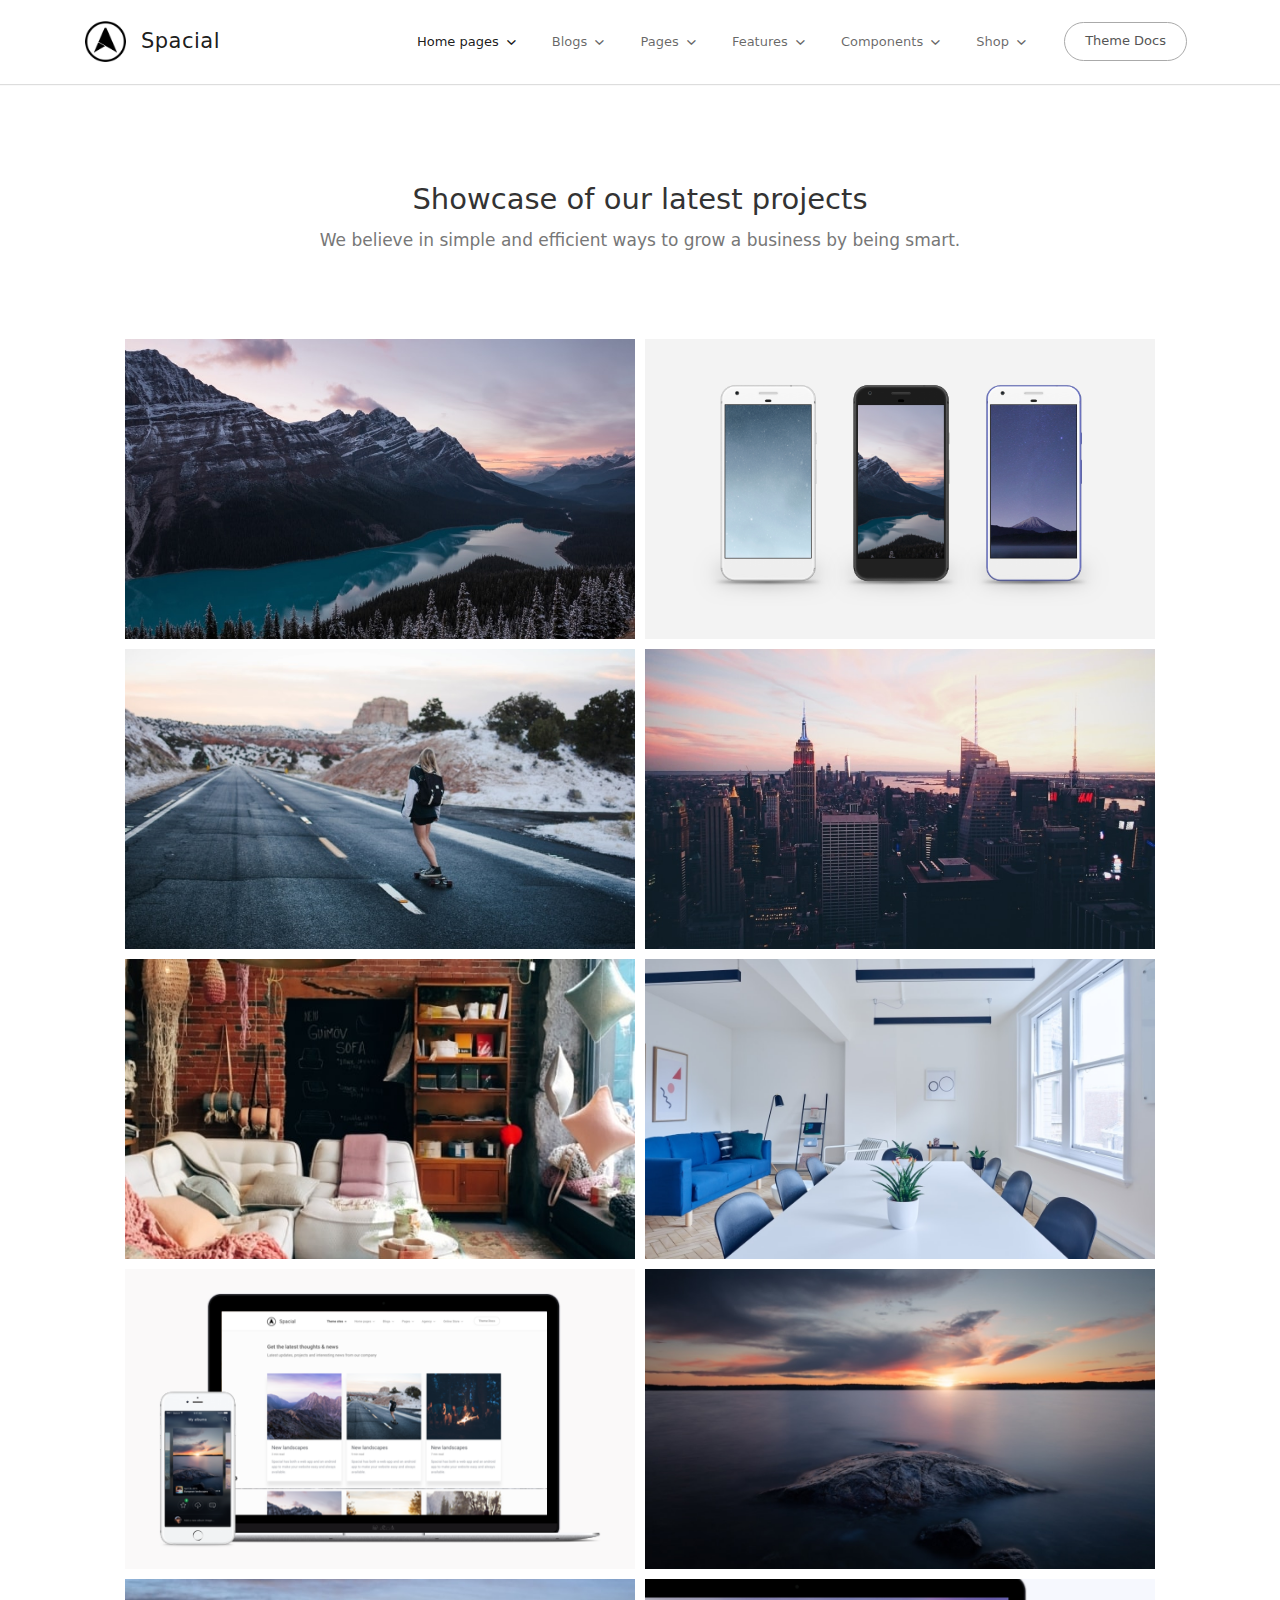
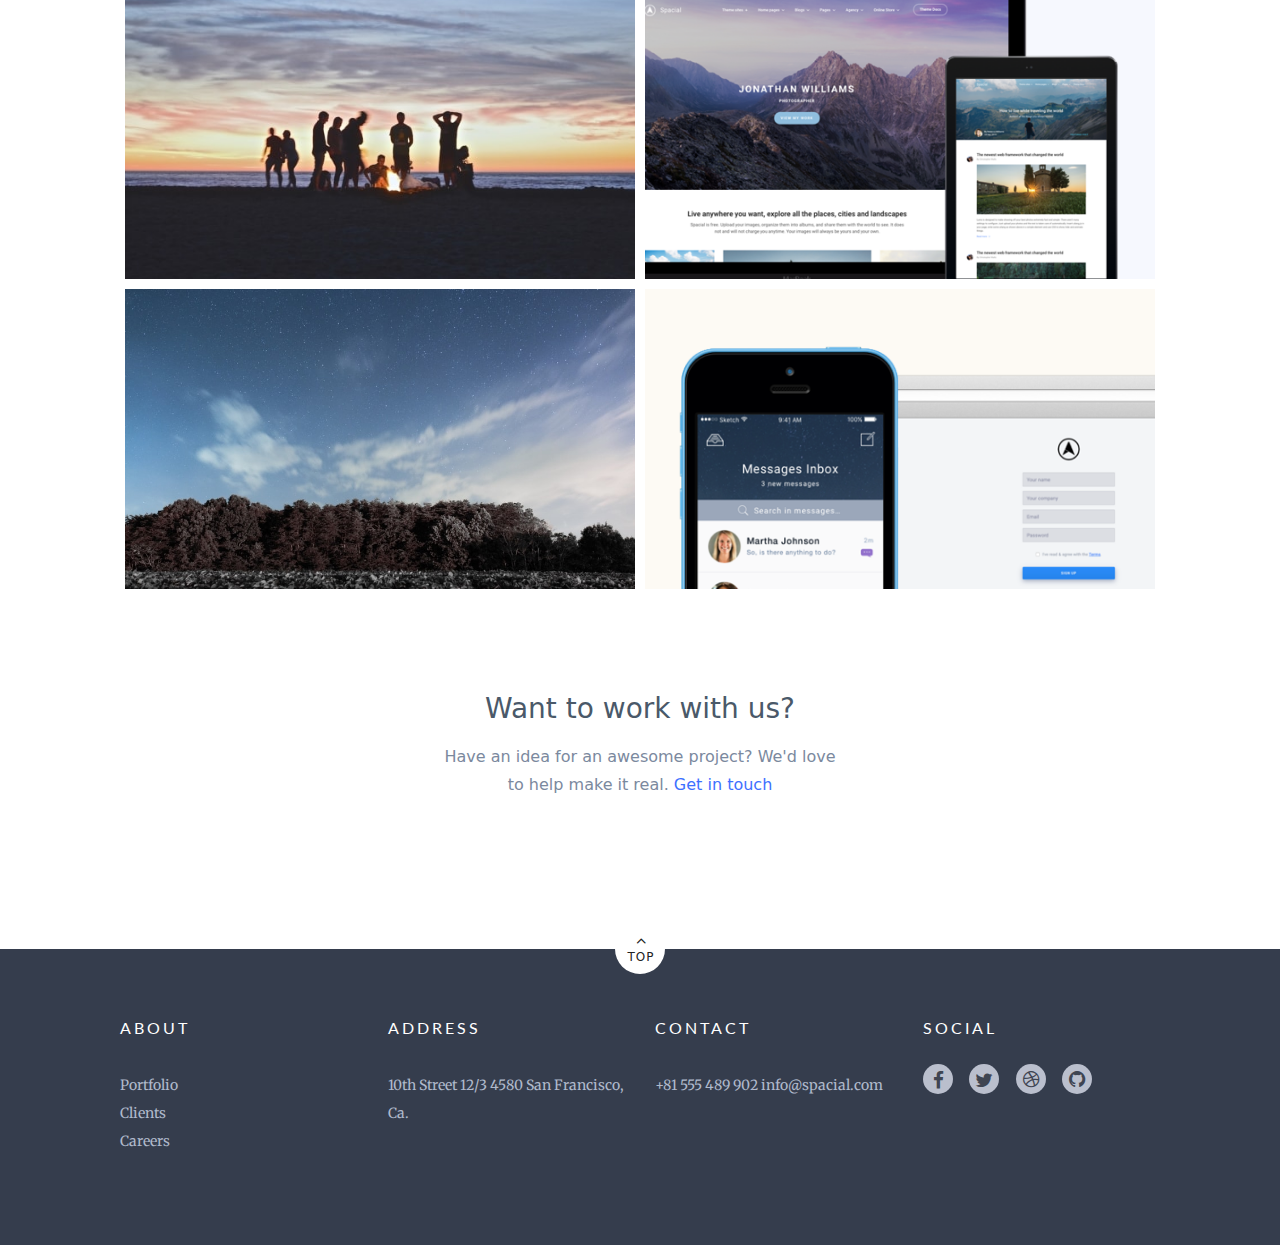
<file: agency-portfolio-2.html>
<!doctype html>
<html class="no-js" lang="">
<head>
  <meta charset="utf-8">
  <meta http-equiv="X-UA-Compatible" content="IE=edge">
  <title>Spacial - Portfolio 2 columns</title>
  <meta name="description" content="">
  <meta name="viewport" content="width=device-width, initial-scale=1, shrink-to-fit=no">

  <!-- Place favicon.ico and apple-touch-icon(s) in the root directory -->
  <link rel="shortcut icon" href="images/favicon.ico">

  <!-- stylesheets -->
  <link rel="stylesheet" type="text/css" href="scss/bootstrap/bootstrap.css" />
  <link rel="stylesheet" type="text/css" href="dist/theme.min.css" />

  <!-- javascript -->
  <script src="https://ajax.googleapis.com/ajax/libs/jquery/3.1.0/jquery.min.js"></script>
  <script src="https://npmcdn.com/tether@1.2.4/dist/js/tether.min.js"></script>
  <script src="dist/theme.min.js"></script>
</head>
<body>
  <!--[if lt IE 9]>
    <script src="http://html5shim.googlecode.com/svn/trunk/html5.js"></script>
  <![endif]-->

  <!--[if lt IE 8]>
    <p class="browsehappy">You are using an <strong>outdated</strong> browser. Please <a href="http://browsehappy.com/">upgrade your browser</a> to improve your experience.</p>
  <![endif]-->

  <nav class="navbar navbar-toggleable-md navbar-light" role="navigation">
    <div class="container no-override">
      <button class="navbar-toggler navbar-toggler-right" data-toggle="collapse" data-target="#navbar-collapse">
        <span class="navbar-toggler-icon"></span>
      </button>
      
      <a class="navbar-brand" href="index.html">
        <img src="images/logo-alt-b.png" class="hidden-md-down d-inline mr-2 w-25" />
        Spacial
      </a>

      <div class="collapse navbar-collapse justify-content-end" id="navbar-collapse">
        <ul class="navbar-nav">
          <li class="nav-item active dropdown">
            <a href="#" class="nav-link dropdown-toggle" data-toggle="dropdown">
              Home pages
              <i class="ion-chevron-down"></i>
            </a>
            <div class="dropdown-menu" role="menu">
              <a class="dropdown-item" href="index.html">Business</a>
              <a class="dropdown-item" href="index-app.html">Web app</a>
              <a class="dropdown-item" href="index-features.html">Features showcase</a>
              <a class="dropdown-item" href="agency.html">Creative agency</a>
              <a class="dropdown-item" href="index-mobile.html">App showcase</a>
              <a class="dropdown-item" href="index-mobile-2.html">App showcase 2</a>
              <a class="dropdown-item" href="index-mobile-3.html">App showcase 3</a>
              <a class="dropdown-item" href="index-mobile-4.html">App showcase 4</a>
              <a class="dropdown-item" href="index-slider.html">Hero Slider</a>
              <a class="dropdown-item" href="index-photography.html">Photography</a>
              <a class="dropdown-item" href="index-dark.html">Dark background</a>
              <a class="dropdown-item" href="index-restaurant.html">Restaurant</a>
              <a class="dropdown-item" href="index-event.html">Event</a>
              <a class="dropdown-item" href="index-video.html">Video background</a>
              <a class="dropdown-item" href="intro.html">Intro</a>
            </div>
          </li>
          <li class="nav-item dropdown">
            <a href="#" class="nav-link dropdown-toggle" data-toggle="dropdown">
              Blogs
              <i class="ion-chevron-down"></i>
            </a>
            <div class="dropdown-menu" role="menu">
              <a class="dropdown-item" href="blog.html">Blog list</a>
              <a class="dropdown-item" href="blog-3-cols.html">Blog columns</a>
              <a class="dropdown-item" href="blog-grid.html">Blog grid</a>
              <a class="dropdown-item" href="blog-sidebar.html">Blog sidebar</a>
              <a class="dropdown-item" href="blog-masonry.html">Blog masonry</a>
              <a class="dropdown-item" href="blog-timeline.html">Blog timeline</a>
              <a class="dropdown-item" href="blog-post.html">Single blog post</a>
              <a class="dropdown-item" href="blog-post-alt.html">Single blog post 2</a>
              <a class="dropdown-item" href="blog-post-3.html">Single blog post 3</a>
            </div>
          </li>
          <li class="nav-item dropdown">
            <a href="#" class="nav-link dropdown-toggle" data-toggle="dropdown">
              Pages
              <i class="ion-chevron-down"></i>
            </a>
            <div class="dropdown-menu" role="menu">
              <div class="dropdown dropdown-submenu">
                <a class="dropdown-item dropdown-toggle" href="#" data-toggle="dropdown">
                  About us
                  <i class="ion-chevron-right"></i>
                </a>
                <div class="dropdown-menu">
                  <a class="dropdown-item" href="agency-about.html">About us 1</a>
                  <a class="dropdown-item" href="agency-about-2.html">About us 2</a>
                </div>
              </div>
              <div class="dropdown dropdown-submenu">
                <a class="dropdown-item dropdown-toggle" href="#" data-toggle="dropdown">
                  Portfolio
                  <i class="ion-chevron-right"></i>
                </a>
                <div class="dropdown-menu">
                  <a class="dropdown-item" href="agency-portfolio-2.html">2 columns</a>
                  <a class="dropdown-item" href="agency-portfolio-3.html">3 columns</a>
                  <a class="dropdown-item" href="agency-portfolio-4.html">4 columns</a>
                </div>
              </div>
              <div class="dropdown dropdown-submenu">
                <a class="dropdown-item dropdown-toggle" href="#" data-toggle="dropdown">
                  Contact
                  <i class="ion-chevron-right"></i>
                </a>
                <div class="dropdown-menu">
                  <a class="dropdown-item" href="agency-contact.html">Contact us 1</a>
                  <a class="dropdown-item" href="agency-contact-2.html">Contact us 2</a>
                  <a class="dropdown-item" href="agency-start-project.html">Contact us project</a>
                </div>
              </div>
              <a class="dropdown-item" href="agency-project.html">Project showcase</a>
              <a class="dropdown-item" href="pricing.html">Pricing</a>
              <a class="dropdown-item" href="pricing-charts.html">Pricing charts</a>
              <a class="dropdown-item" href="careers.html">Careers</a>
              <a class="dropdown-item" href="career-post.html">Careers job post</a>
              <a class="dropdown-item" href="support.html">Support</a>
              <a class="dropdown-item" href="support-topic.html">Support topic</a>
              <a class="dropdown-item" href="customers.html">Customer stories</a>
              <a class="dropdown-item" href="customer-story.html">Single customer story</a>
              <div class="dropdown-divider"></div>
              <a class="dropdown-item" href="sign-up.html">Sign up</a>
              <a class="dropdown-item" href="sign-in.html">Sign in</a>
              <a class="dropdown-item" href="recover-password.html">Recover password</a>
              <a class="dropdown-item" href="timeline.html">Timeline</a>
              <a class="dropdown-item" href="coming-soon.html">Coming soon</a>
              <a class="dropdown-item" href="api-docs.html">API docs</a>
            </div>
          </li>
          <li class="nav-item dropdown">
            <a href="#" class="nav-link dropdown-toggle" data-toggle="dropdown">
              Features
              <i class="ion-chevron-down"></i>
            </a>
            <div class="dropdown-menu" role="menu">
              <div class="dropdown dropdown-submenu">
                <a class="dropdown-item dropdown-toggle" href="#" data-toggle="dropdown">
                  Headers
                  <i class="ion-chevron-right"></i>
                </a>
                <div class="dropdown-menu">
                  <a class="dropdown-item" href="header-light.html">Light</a>
                  <a class="dropdown-item" href="header-dark.html">Dark</a>
                  <a class="dropdown-item" href="header-transparent-light.html">Transparent light</a>
                  <a class="dropdown-item" href="header-transparent-dark.html">Transparent dark</a>
                  <a class="dropdown-item" href="header-transparent-fixed-light.html">Transparent fixed light</a>
                  <a class="dropdown-item" href="header-transparent-fixed-dark.html">Transparent fixed dark</a>
                  <a class="dropdown-item" href="header-navleft.html">Navbar left</a>
                  <a class="dropdown-item" href="header-dark-submenu.html">Dark submenu</a>
                  <a class="dropdown-item" href="header-fixed-bottom.html">Bottom fixed</a>
                  <a class="dropdown-item" href="header-logo-center.html">Logo center</a>
                  <a class="dropdown-item" href="header-all-center.html">All center</a>
                  <a class="dropdown-item" href="header-full-width.html">Full width</a>
                </div>
              </div>
              <div class="dropdown dropdown-submenu">
                <a class="dropdown-item dropdown-toggle" href="#" data-toggle="dropdown">
                  Footers
                  <i class="ion-chevron-right"></i>
                </a>
                <div class="dropdown-menu">
                  <a class="dropdown-item" href="header-light.html#footer">Dark</a>
                  <a class="dropdown-item" href="footer-light.html#footer">Light</a>
                  <a class="dropdown-item" href="footer-big-menu.html#footer">Big Menu</a>
                  <a class="dropdown-item" href="footer-sign-up.html#footer">Sign up</a>
                  <a class="dropdown-item" href="footer-agency.html#footer">Agency</a>
                </div>
              </div>
              <div class="dropdown dropdown-submenu">
                <a class="dropdown-item dropdown-toggle" href="#" data-toggle="dropdown">
                  Email templates
                  <i class="ion-chevron-right"></i>
                </a>
                <div class="dropdown-menu">
                  <a class="dropdown-item" href="email-template-newsletter.html" target="_blank">
                    Newsletter
                    <i class="ion-share"></i>
                  </a>
                  <a class="dropdown-item" href="email-template-receipt.html" target="_blank">
                    Receipt
                    <i class="ion-share"></i>
                  </a>
                  <a class="dropdown-item" href="email-template-announcement.html" target="_blank">
                    Simple announcement
                    <i class="ion-share"></i>
                  </a>
                  <a class="dropdown-item" href="email-template-text.html" target="_blank">
                    Formal text
                    <i class="ion-share"></i>
                  </a>
                </div>
              </div>
              <a class="dropdown-item" href="docs/grid-system.html">Grid system</a>
              <a class="dropdown-item" href="docs/animations.html">Animations</a>
              <a class="dropdown-item" href="docs/typography.html">Typography</a>
            </div>
          </li>
          <li class="nav-item dropdown dropdown-extend">
            <a href="#" class="nav-link dropdown-toggle" data-toggle="dropdown">
              Components
              <i class="ion-chevron-down"></i>
            </a>
            <div class="dropdown-menu dropdown-extend-menu" role="menu">
              <div class="row">
                <div class="col-md-3">
                  <a class="dropdown-item" href="docs/alerts.html"><i class="ion-alert-circled"></i> Alerts</a>
                  <a class="dropdown-item" href="docs/animations.html"><i class="ion-wand"></i> Animations</a>
                  <a class="dropdown-item" href="docs/badges.html"><i class="ion-ios-pricetag-outline"></i> Badges</a>
                  <a class="dropdown-item" href="docs/buttons.html"><i class="ion-ios-paperplane"></i> Buttons</a>
                  <a class="dropdown-item" href="docs/button-groups.html"><i class="ion-ios-browsers"></i> Button groups</a>
                  <a class="dropdown-item" href="docs/cards.html"><i class="ion-ios-albums-outline"></i> Cards</a>
                </div>
                <div class="col-md-3">
                  <a class="dropdown-item" href="docs/carousel.html"><i class="ion-android-arrow-dropright-circle"></i> Carousel</a>
                  <a class="dropdown-item" href="docs/accordion.html"><i class="ion-navicon"></i> Accordion</a>
                  <a class="dropdown-item" href="docs/cta.html"><i class="ion-funnel"></i> Call to action</a>
                  <a class="dropdown-item" href="docs/dropdowns.html"><i class="ion-arrow-down-b"></i> Dropdowns</a>
                  <a class="dropdown-item" href="docs/forms.html"><i class="ion-clipboard"></i> Forms</a>
                  <a class="dropdown-item" href="docs/input-groups.html"><i class="ion-toggle"></i> Input groups</a>
                </div>
                <div class="col-md-3">
                  <a class="dropdown-item" href="docs/icons.html"><i class="ion-social-octocat"></i> Icons</a>
                  <a class="dropdown-item" href="docs/list-groups.html"><i class="ion-ios-list-outline"></i> List groups</a>
                  <a class="dropdown-item" href="docs/modals.html"><i class="ion-monitor"></i> Modals</a>
                  <a class="dropdown-item" href="docs/navs.html"><i class="ion-navigate"></i> Navs</a>
                  <a class="dropdown-item" href="docs/navbars.html"><i class="ion-navicon-round"></i> Navbars</a>
                  <a class="dropdown-item" href="docs/plugins.html"><i class="ion-compose"></i> New plugins</a>
                </div>
                <div class="col-md-3">
                  <a class="dropdown-item" href="docs/progress.html"><i class="ion-stats-bars d-inline-block" style="transform: rotate(90deg);"></i> Progress bars</a>
                  <a class="dropdown-item" href="docs/stats-cards.html"><i class="ion-arrow-graph-up-right"></i> Stats cards</a>
                  <a class="dropdown-item" href="docs/tables.html"><i class="ion-grid"></i> Tables</a>
                  <a class="dropdown-item" href="docs/typography.html"><i class="ion-paintbrush"></i> Typography</a>
                </div>
              </div>
            </div>
          </li>
          <li class="nav-item dropdown">
            <a href="#" class="nav-link dropdown-toggle" data-toggle="dropdown">
              Shop
              <i class="ion-chevron-down"></i>
            </a>
            <div class="dropdown-menu" role="menu">
              <a class="dropdown-item" href="ecommerce/index.html">Home page</a>
              <a class="dropdown-item" href="ecommerce/collection-grid.html">Products grid</a>
              <a class="dropdown-item" href="ecommerce/collection-list.html">Products list</a>
              <a class="dropdown-item" href="ecommerce/collection-grid-sidebar.html">Products grid w/ sidebar</a>
              <a class="dropdown-item" href="ecommerce/collection-list-sidebar.html">Products list w/ sidebar</a>
              <a class="dropdown-item" href="ecommerce/product.html">Single product</a>
              <a class="dropdown-item" href="ecommerce/cart.html">Cart</a>
              <a class="dropdown-item" href="ecommerce/search.html">Search results</a>
              <a class="dropdown-item" href="ecommerce/checkout.html">Checkout</a>
              <a class="dropdown-item" href="ecommerce/checkout-payment.html">Checkout ship & payment</a>
              <a class="dropdown-item" href="ecommerce/checkout-confirmation.html">Checkout confirmation</a>
              <a class="dropdown-item" href="ecommerce/account-orders.html">My account order history</a>
              <a class="dropdown-item" href="ecommerce/account-wishlist.html">My account wishlist</a>
              <a class="dropdown-item" href="ecommerce/account-profile.html">My account profile</a>
              <a class="dropdown-item" href="ecommerce/account-invoice.html">Order invoice</a>
              <a class="dropdown-item" href="ecommerce/sign-up.html">Sign up</a>
              <a class="dropdown-item" href="ecommerce/sign-in.html">Sign in</a>
            </div>
          </li>
          <li class="nav-item">
            <a class="nav-link nav-link--rounded" href="docs/intro.html">Theme Docs</a>
          </li>
        </ul>
      </div>
    </div>
  </nav>

  <div class="agency-portfolio-hero">
    <section class="container">
      <h1>
        Showcase of our latest projects
      </h1>
      <p>
        We believe in simple and efficient ways to grow a business by being smart.
      </p>
    </section>
  </div>

  <div class="agency-portfolio-gallery">
    <div class="container">
      <div class="row no-gutters">
        <div class="col-md-6">
          <a href="agency-project.html" class="project">
            <span class="mask">
              <span class="info">
                <h3>Landscape Trip</h3>
                <p>
                  Blog About spacial trips 
                </p>
              </span>
              <span class="btn-see-project">
                See project
              </span>
            </span>
            <span style="background-image:url('images/unsplash/photo-1478059425650-ca13d6d422f4.jpg');" class="pic">
            </span>
          </a>
        </div>
        <div class="col-md-6">
          <a href="agency-project.html" class="project">
            <span class="mask">
              <span class="info">
                <h3>App Icon</h3>
                <p>
                  New icon for mobile app
                </p>
              </span>
              <span class="btn-see-project">
                See project
              </span>
            </span>
            <span style="background-image:url('images/project/shot-3.jpg');" class="pic">
            </span>
          </a>
        </div>
        <div class="col-md-6">
          <a href="agency-project.html" class="project">
            <span class="mask">
              <span class="info">
                <h3>App Icon</h3>
                <p>
                  New mobile app icon for fighters
                </p>
              </span>
              <span class="btn-see-project">
                See project
              </span>
            </span>
            <span style="background-image:url('images/unsplash/photo-1467659226669-a1360d97be2d.jpg');" class="pic">
            </span>
          </a>
        </div>
        <div class="col-md-6">
          <a href="agency-project.html" class="project">
            <span class="mask">
              <span class="info">
                <h3>Mobile Analytics</h3>
                <p>
                  iOS mobile app for charts and stuff
                </p>
              </span>
              <span class="btn-see-project">
                See project
              </span>
            </span>
            <span style="background-image:url('images/unsplash/photo-1474843148229-3163319fcc4c.jpg');" class="pic">
            </span>
          </a>
        </div>
        <div class="col-md-6">
          <a href="agency-project.html" class="project">
            <span class="mask">
              <span class="info">
                <h3>App Food Icon</h3>
                <p>
                  New icon for food mobile app
                </p>
              </span>
              <span class="btn-see-project">
                See project
              </span>
            </span>
            <span style="background-image:url('images/unsplash/photo-1470274038469-958113db2384.jpg');" class="pic">
            </span>
          </a>
        </div>
        <div class="col-md-6">
          <a href="agency-project.html" class="project">
            <span class="mask">
              <span class="info">
                <h3>App Food Icon</h3>
                <p>
                  New icon for food mobile app
                </p>
              </span>
              <span class="btn-see-project">
                See project
              </span>
            </span>
            <span style="background-image:url('images/unsplash/photo-1479243396208-be1751535cdb.jpg');" class="pic">
            </span>
          </a>
        </div>
        <div class="col-md-6">
          <a href="agency-project.html" class="project">
            <span class="mask">
              <span class="info">
                <h3>Health App</h3>
                <p>
                  Keep track of your health
                </p>
              </span>
              <span class="btn-see-project">
                See project
              </span>
            </span>
            <span style="background-image:url('images/project/shot-1.jpg');" class="pic">
            </span>
          </a>
        </div>
        <div class="col-md-6">
          <a href="agency-project.html" class="project">
            <span class="mask">
              <span class="info">
                <h3>PSD Freebie</h3>
                <p>
                  Free presentation mockups
                </p>
              </span>
              <span class="btn-see-project">
                See project
              </span>
            </span>
            <span style="background-image:url('images/unsplash/photo-1467703834117-04386e3dadd8.jpg');" class="pic">
            </span>
          </a>
        </div>
        <div class="col-md-6">
          <a href="agency-project.html" class="project">
            <span class="mask">
              <span class="info">
                <h3>Grid Blog</h3>
                <p>
                  Portfolio grid blog
                </p>
              </span>
              <span class="btn-see-project">
                See project
              </span>
            </span>
            <span style="background-image:url('images/unsplash/photo-1444210971048-6130cf0c46cf.jpg');" class="pic">
            </span>
          </a>
        </div>
        <div class="col-md-6">
          <a href="agency-project.html" class="project">
            <span class="mask">
              <span class="info">
                <h3>New client website</h3>
                <p>
                  International business site
                </p>
              </span>
              <span class="btn-see-project">
                See project
              </span>
            </span>
            <span style="background-image:url('images/project/shot-2.jpg');" class="pic">
            </span>
          </a>
        </div>
        <div class="col-md-6">
          <a href="agency-project.html" class="project">
            <span class="mask">
              <span class="info">
                <h3>Portfolio showcase</h3>
                <p>
                  Grid-based site for work
                </p>
              </span>
              <span class="btn-see-project">
                See project
              </span>
            </span>
            <span style="background-image:url('images/unsplash/photo-1472132858735-6313c7962473.jpg');" class="pic">
            </span>
          </a>
        </div>
        <div class="col-md-6">
          <a href="agency-project.html" class="project">
            <span class="mask">
              <span class="info">
                <h3>App Food Icon</h3>
                <p>
                  New icon for food mobile app
                </p>
              </span>
              <span class="btn-see-project">
                See project
              </span>
            </span>
            <span style="background-image:url('images/project/shot-4.jpg');" class="pic">
            </span>
          </a>
        </div>
      </div>
    </div>
  </div>

  <div class="agency-portfolio-cta">
    <div class="container">
      <h3>
        Want to work with us?
      </h3>

      <p>
        Have an idea for an awesome project?
        We'd love <br> to help make it real. 
        <a href="agency-contact.html">Get in touch</a>
      </p>
    </div>
  </div>

  <div class="agency-footer">
    <a href="#" class="go-top">
      <i class="fa fa-angle-up"></i>
      TOP
    </a>
    <div class="container">
      <div class="row">
        <div class="col-md-3">
          <h4>About</h4>
          <a href="#" class="legal">Portfolio</a>
          <a href="#" class="legal">Clients</a>
          <a href="#" class="legal">Careers</a>
        </div>
        <div class="col-md-3">
          <h4>Address</h4>
          <p>
            10th Street 12/3
            4580 San Francisco, Ca.
          </p>
        </div>
        <div class="col-md-3">
          <h4>Contact</h4>
          <p>
            +81 555 489 902
            info@spacial.com
          </p>
        </div>
        <div class="col-md-3">
          <h4>Social</h4>
          <a href="#" class="social first">
            <i class="fa fa-facebook"></i>
          </a>
          <a href="#" class="social">
            <i class="fa fa-twitter"></i>
          </a>
          <a href="#" class="social">
            <i class="fa fa-dribbble"></i>
          </a>
          <a href="#" class="social">
            <i class="fa fa-github"></i>
          </a>
        </div>
      </div>
    </div>
  </div>

  <!-- Google Analytics: change UA-XXXXX-X to be your site's ID. -->
  <script>
    // (function(b,o,i,l,e,r){b.GoogleAnalyticsObject=l;b[l]||(b[l]=
    // function(){(b[l].q=b[l].q||[]).push(arguments)});b[l].l=+new Date;
    // e=o.createElement(i);r=o.getElementsByTagName(i)[0];
    // e.src='//www.google-analytics.com/analytics.js';
    // r.parentNode.insertBefore(e,r)}(window,document,'script','ga'));
    // ga('create','UA-XXXXX-X','auto');ga('send','pageview');
  </script>
</body>
</html>
</file>
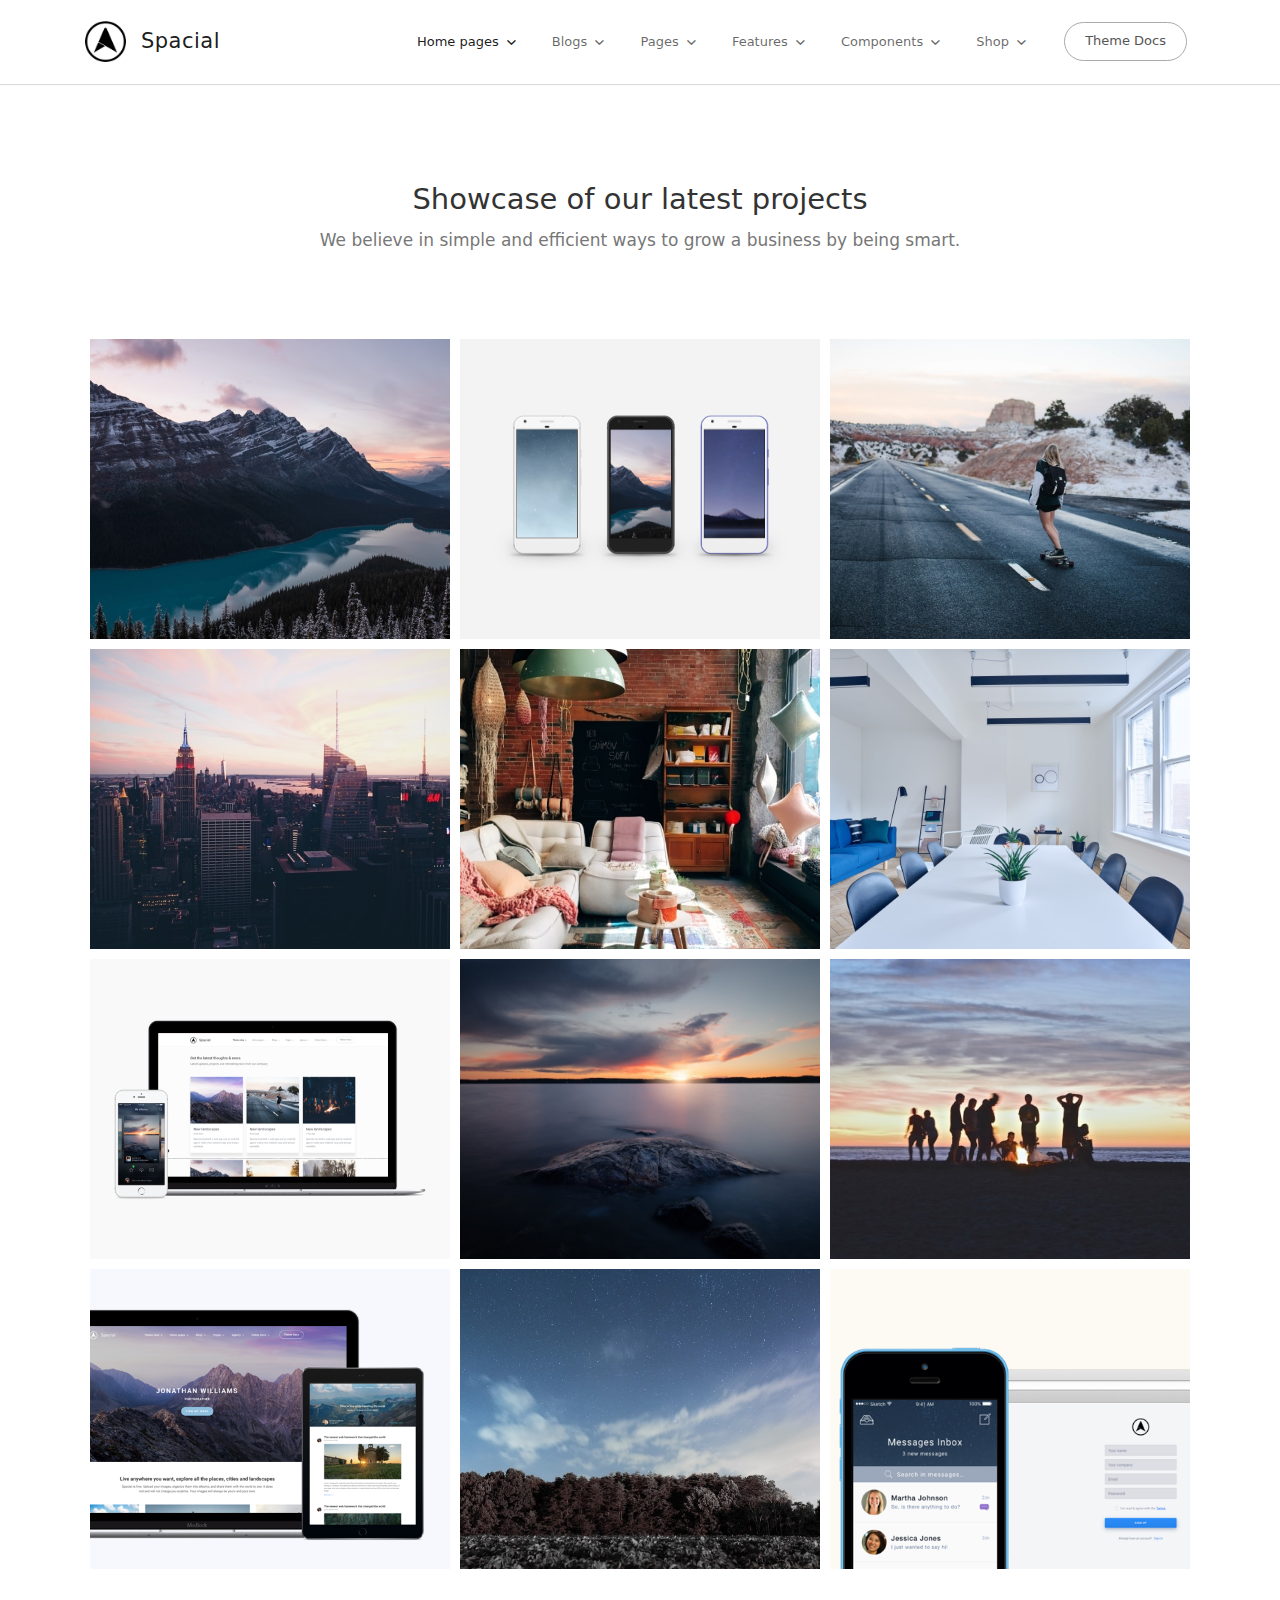
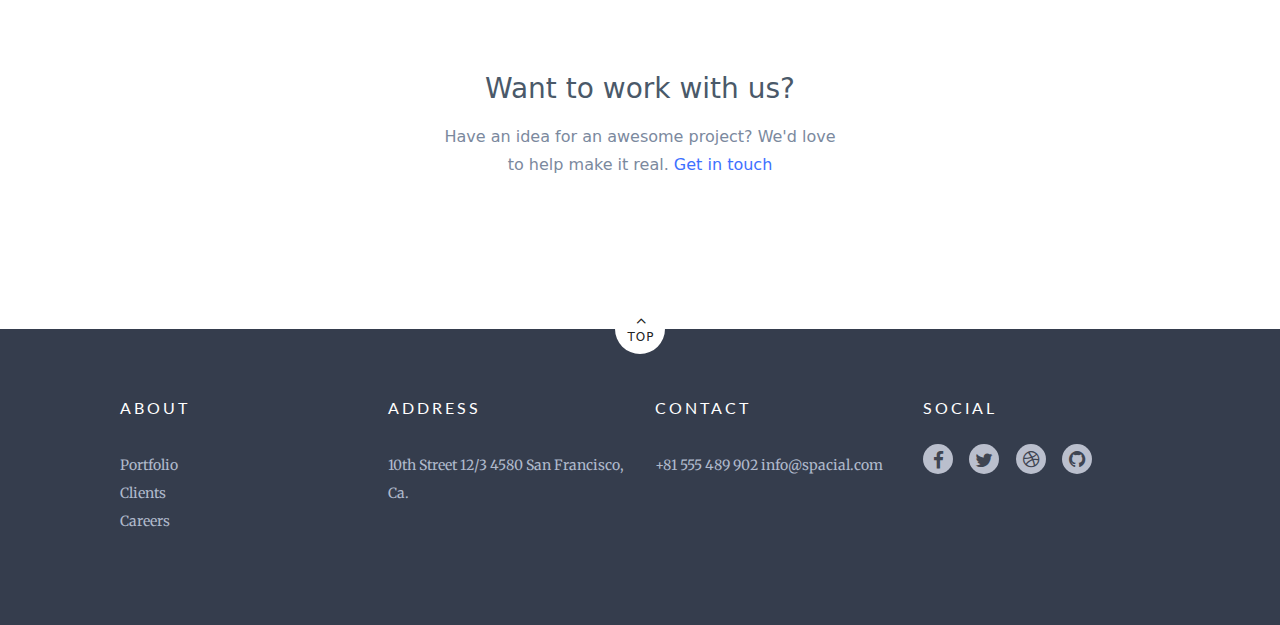
<file: agency-portfolio-3.html>
<!doctype html>
<html class="no-js" lang="">
<head>
  <meta charset="utf-8">
  <meta http-equiv="X-UA-Compatible" content="IE=edge">
  <title>Spacial - Portfolio 3 columns</title>
  <meta name="description" content="">
  <meta name="viewport" content="width=device-width, initial-scale=1, shrink-to-fit=no">

  <!-- Place favicon.ico and apple-touch-icon(s) in the root directory -->
  <link rel="shortcut icon" href="images/favicon.ico">

  <!-- stylesheets -->
  <link rel="stylesheet" type="text/css" href="scss/bootstrap/bootstrap.css" />
  <link rel="stylesheet" type="text/css" href="dist/theme.min.css" />

  <!-- javascript -->
  <script src="https://ajax.googleapis.com/ajax/libs/jquery/3.1.0/jquery.min.js"></script>
  <script src="https://npmcdn.com/tether@1.2.4/dist/js/tether.min.js"></script>
  <script src="dist/theme.min.js"></script>
</head>
<body>
  <!--[if lt IE 9]>
    <script src="http://html5shim.googlecode.com/svn/trunk/html5.js"></script>
  <![endif]-->

  <!--[if lt IE 8]>
    <p class="browsehappy">You are using an <strong>outdated</strong> browser. Please <a href="http://browsehappy.com/">upgrade your browser</a> to improve your experience.</p>
  <![endif]-->

  <nav class="navbar navbar-toggleable-md navbar-light" role="navigation">
    <div class="container no-override">
      <button class="navbar-toggler navbar-toggler-right" data-toggle="collapse" data-target="#navbar-collapse">
        <span class="navbar-toggler-icon"></span>
      </button>
      
      <a class="navbar-brand" href="index.html">
        <img src="images/logo-alt-b.png" class="hidden-md-down d-inline mr-2 w-25" />
        Spacial
      </a>

      <div class="collapse navbar-collapse justify-content-end" id="navbar-collapse">
        <ul class="navbar-nav">
          <li class="nav-item active dropdown">
            <a href="#" class="nav-link dropdown-toggle" data-toggle="dropdown">
              Home pages
              <i class="ion-chevron-down"></i>
            </a>
            <div class="dropdown-menu" role="menu">
              <a class="dropdown-item" href="index.html">Business</a>
              <a class="dropdown-item" href="index-app.html">Web app</a>
              <a class="dropdown-item" href="index-features.html">Features showcase</a>
              <a class="dropdown-item" href="agency.html">Creative agency</a>
              <a class="dropdown-item" href="index-mobile.html">App showcase</a>
              <a class="dropdown-item" href="index-mobile-2.html">App showcase 2</a>
              <a class="dropdown-item" href="index-mobile-3.html">App showcase 3</a>
              <a class="dropdown-item" href="index-mobile-4.html">App showcase 4</a>
              <a class="dropdown-item" href="index-slider.html">Hero Slider</a>
              <a class="dropdown-item" href="index-photography.html">Photography</a>
              <a class="dropdown-item" href="index-dark.html">Dark background</a>
              <a class="dropdown-item" href="index-restaurant.html">Restaurant</a>
              <a class="dropdown-item" href="index-event.html">Event</a>
              <a class="dropdown-item" href="index-video.html">Video background</a>
              <a class="dropdown-item" href="intro.html">Intro</a>
            </div>
          </li>
          <li class="nav-item dropdown">
            <a href="#" class="nav-link dropdown-toggle" data-toggle="dropdown">
              Blogs
              <i class="ion-chevron-down"></i>
            </a>
            <div class="dropdown-menu" role="menu">
              <a class="dropdown-item" href="blog.html">Blog list</a>
              <a class="dropdown-item" href="blog-3-cols.html">Blog columns</a>
              <a class="dropdown-item" href="blog-grid.html">Blog grid</a>
              <a class="dropdown-item" href="blog-sidebar.html">Blog sidebar</a>
              <a class="dropdown-item" href="blog-masonry.html">Blog masonry</a>
              <a class="dropdown-item" href="blog-timeline.html">Blog timeline</a>
              <a class="dropdown-item" href="blog-post.html">Single blog post</a>
              <a class="dropdown-item" href="blog-post-alt.html">Single blog post 2</a>
              <a class="dropdown-item" href="blog-post-3.html">Single blog post 3</a>
            </div>
          </li>
          <li class="nav-item dropdown">
            <a href="#" class="nav-link dropdown-toggle" data-toggle="dropdown">
              Pages
              <i class="ion-chevron-down"></i>
            </a>
            <div class="dropdown-menu" role="menu">
              <div class="dropdown dropdown-submenu">
                <a class="dropdown-item dropdown-toggle" href="#" data-toggle="dropdown">
                  About us
                  <i class="ion-chevron-right"></i>
                </a>
                <div class="dropdown-menu">
                  <a class="dropdown-item" href="agency-about.html">About us 1</a>
                  <a class="dropdown-item" href="agency-about-2.html">About us 2</a>
                </div>
              </div>
              <div class="dropdown dropdown-submenu">
                <a class="dropdown-item dropdown-toggle" href="#" data-toggle="dropdown">
                  Portfolio
                  <i class="ion-chevron-right"></i>
                </a>
                <div class="dropdown-menu">
                  <a class="dropdown-item" href="agency-portfolio-2.html">2 columns</a>
                  <a class="dropdown-item" href="agency-portfolio-3.html">3 columns</a>
                  <a class="dropdown-item" href="agency-portfolio-4.html">4 columns</a>
                </div>
              </div>
              <div class="dropdown dropdown-submenu">
                <a class="dropdown-item dropdown-toggle" href="#" data-toggle="dropdown">
                  Contact
                  <i class="ion-chevron-right"></i>
                </a>
                <div class="dropdown-menu">
                  <a class="dropdown-item" href="agency-contact.html">Contact us 1</a>
                  <a class="dropdown-item" href="agency-contact-2.html">Contact us 2</a>
                  <a class="dropdown-item" href="agency-start-project.html">Contact us project</a>
                </div>
              </div>
              <a class="dropdown-item" href="agency-project.html">Project showcase</a>
              <a class="dropdown-item" href="pricing.html">Pricing</a>
              <a class="dropdown-item" href="pricing-charts.html">Pricing charts</a>
              <a class="dropdown-item" href="careers.html">Careers</a>
              <a class="dropdown-item" href="career-post.html">Careers job post</a>
              <a class="dropdown-item" href="support.html">Support</a>
              <a class="dropdown-item" href="support-topic.html">Support topic</a>
              <a class="dropdown-item" href="customers.html">Customer stories</a>
              <a class="dropdown-item" href="customer-story.html">Single customer story</a>
              <div class="dropdown-divider"></div>
              <a class="dropdown-item" href="sign-up.html">Sign up</a>
              <a class="dropdown-item" href="sign-in.html">Sign in</a>
              <a class="dropdown-item" href="recover-password.html">Recover password</a>
              <a class="dropdown-item" href="timeline.html">Timeline</a>
              <a class="dropdown-item" href="coming-soon.html">Coming soon</a>
              <a class="dropdown-item" href="api-docs.html">API docs</a>
            </div>
          </li>
          <li class="nav-item dropdown">
            <a href="#" class="nav-link dropdown-toggle" data-toggle="dropdown">
              Features
              <i class="ion-chevron-down"></i>
            </a>
            <div class="dropdown-menu" role="menu">
              <div class="dropdown dropdown-submenu">
                <a class="dropdown-item dropdown-toggle" href="#" data-toggle="dropdown">
                  Headers
                  <i class="ion-chevron-right"></i>
                </a>
                <div class="dropdown-menu">
                  <a class="dropdown-item" href="header-light.html">Light</a>
                  <a class="dropdown-item" href="header-dark.html">Dark</a>
                  <a class="dropdown-item" href="header-transparent-light.html">Transparent light</a>
                  <a class="dropdown-item" href="header-transparent-dark.html">Transparent dark</a>
                  <a class="dropdown-item" href="header-transparent-fixed-light.html">Transparent fixed light</a>
                  <a class="dropdown-item" href="header-transparent-fixed-dark.html">Transparent fixed dark</a>
                  <a class="dropdown-item" href="header-navleft.html">Navbar left</a>
                  <a class="dropdown-item" href="header-dark-submenu.html">Dark submenu</a>
                  <a class="dropdown-item" href="header-fixed-bottom.html">Bottom fixed</a>
                  <a class="dropdown-item" href="header-logo-center.html">Logo center</a>
                  <a class="dropdown-item" href="header-all-center.html">All center</a>
                  <a class="dropdown-item" href="header-full-width.html">Full width</a>
                </div>
              </div>
              <div class="dropdown dropdown-submenu">
                <a class="dropdown-item dropdown-toggle" href="#" data-toggle="dropdown">
                  Footers
                  <i class="ion-chevron-right"></i>
                </a>
                <div class="dropdown-menu">
                  <a class="dropdown-item" href="header-light.html#footer">Dark</a>
                  <a class="dropdown-item" href="footer-light.html#footer">Light</a>
                  <a class="dropdown-item" href="footer-big-menu.html#footer">Big Menu</a>
                  <a class="dropdown-item" href="footer-sign-up.html#footer">Sign up</a>
                  <a class="dropdown-item" href="footer-agency.html#footer">Agency</a>
                </div>
              </div>
              <div class="dropdown dropdown-submenu">
                <a class="dropdown-item dropdown-toggle" href="#" data-toggle="dropdown">
                  Email templates
                  <i class="ion-chevron-right"></i>
                </a>
                <div class="dropdown-menu">
                  <a class="dropdown-item" href="email-template-newsletter.html" target="_blank">
                    Newsletter
                    <i class="ion-share"></i>
                  </a>
                  <a class="dropdown-item" href="email-template-receipt.html" target="_blank">
                    Receipt
                    <i class="ion-share"></i>
                  </a>
                  <a class="dropdown-item" href="email-template-announcement.html" target="_blank">
                    Simple announcement
                    <i class="ion-share"></i>
                  </a>
                  <a class="dropdown-item" href="email-template-text.html" target="_blank">
                    Formal text
                    <i class="ion-share"></i>
                  </a>
                </div>
              </div>
              <a class="dropdown-item" href="docs/grid-system.html">Grid system</a>
              <a class="dropdown-item" href="docs/animations.html">Animations</a>
              <a class="dropdown-item" href="docs/typography.html">Typography</a>
            </div>
          </li>
          <li class="nav-item dropdown dropdown-extend">
            <a href="#" class="nav-link dropdown-toggle" data-toggle="dropdown">
              Components
              <i class="ion-chevron-down"></i>
            </a>
            <div class="dropdown-menu dropdown-extend-menu" role="menu">
              <div class="row">
                <div class="col-md-3">
                  <a class="dropdown-item" href="docs/alerts.html"><i class="ion-alert-circled"></i> Alerts</a>
                  <a class="dropdown-item" href="docs/animations.html"><i class="ion-wand"></i> Animations</a>
                  <a class="dropdown-item" href="docs/badges.html"><i class="ion-ios-pricetag-outline"></i> Badges</a>
                  <a class="dropdown-item" href="docs/buttons.html"><i class="ion-ios-paperplane"></i> Buttons</a>
                  <a class="dropdown-item" href="docs/button-groups.html"><i class="ion-ios-browsers"></i> Button groups</a>
                  <a class="dropdown-item" href="docs/cards.html"><i class="ion-ios-albums-outline"></i> Cards</a>
                </div>
                <div class="col-md-3">
                  <a class="dropdown-item" href="docs/carousel.html"><i class="ion-android-arrow-dropright-circle"></i> Carousel</a>
                  <a class="dropdown-item" href="docs/accordion.html"><i class="ion-navicon"></i> Accordion</a>
                  <a class="dropdown-item" href="docs/cta.html"><i class="ion-funnel"></i> Call to action</a>
                  <a class="dropdown-item" href="docs/dropdowns.html"><i class="ion-arrow-down-b"></i> Dropdowns</a>
                  <a class="dropdown-item" href="docs/forms.html"><i class="ion-clipboard"></i> Forms</a>
                  <a class="dropdown-item" href="docs/input-groups.html"><i class="ion-toggle"></i> Input groups</a>
                </div>
                <div class="col-md-3">
                  <a class="dropdown-item" href="docs/icons.html"><i class="ion-social-octocat"></i> Icons</a>
                  <a class="dropdown-item" href="docs/list-groups.html"><i class="ion-ios-list-outline"></i> List groups</a>
                  <a class="dropdown-item" href="docs/modals.html"><i class="ion-monitor"></i> Modals</a>
                  <a class="dropdown-item" href="docs/navs.html"><i class="ion-navigate"></i> Navs</a>
                  <a class="dropdown-item" href="docs/navbars.html"><i class="ion-navicon-round"></i> Navbars</a>
                  <a class="dropdown-item" href="docs/plugins.html"><i class="ion-compose"></i> New plugins</a>
                </div>
                <div class="col-md-3">
                  <a class="dropdown-item" href="docs/progress.html"><i class="ion-stats-bars d-inline-block" style="transform: rotate(90deg);"></i> Progress bars</a>
                  <a class="dropdown-item" href="docs/stats-cards.html"><i class="ion-arrow-graph-up-right"></i> Stats cards</a>
                  <a class="dropdown-item" href="docs/tables.html"><i class="ion-grid"></i> Tables</a>
                  <a class="dropdown-item" href="docs/typography.html"><i class="ion-paintbrush"></i> Typography</a>
                </div>
              </div>
            </div>
          </li>
          <li class="nav-item dropdown">
            <a href="#" class="nav-link dropdown-toggle" data-toggle="dropdown">
              Shop
              <i class="ion-chevron-down"></i>
            </a>
            <div class="dropdown-menu" role="menu">
              <a class="dropdown-item" href="ecommerce/index.html">Home page</a>
              <a class="dropdown-item" href="ecommerce/collection-grid.html">Products grid</a>
              <a class="dropdown-item" href="ecommerce/collection-list.html">Products list</a>
              <a class="dropdown-item" href="ecommerce/collection-grid-sidebar.html">Products grid w/ sidebar</a>
              <a class="dropdown-item" href="ecommerce/collection-list-sidebar.html">Products list w/ sidebar</a>
              <a class="dropdown-item" href="ecommerce/product.html">Single product</a>
              <a class="dropdown-item" href="ecommerce/cart.html">Cart</a>
              <a class="dropdown-item" href="ecommerce/search.html">Search results</a>
              <a class="dropdown-item" href="ecommerce/checkout.html">Checkout</a>
              <a class="dropdown-item" href="ecommerce/checkout-payment.html">Checkout ship & payment</a>
              <a class="dropdown-item" href="ecommerce/checkout-confirmation.html">Checkout confirmation</a>
              <a class="dropdown-item" href="ecommerce/account-orders.html">My account order history</a>
              <a class="dropdown-item" href="ecommerce/account-wishlist.html">My account wishlist</a>
              <a class="dropdown-item" href="ecommerce/account-profile.html">My account profile</a>
              <a class="dropdown-item" href="ecommerce/account-invoice.html">Order invoice</a>
              <a class="dropdown-item" href="ecommerce/sign-up.html">Sign up</a>
              <a class="dropdown-item" href="ecommerce/sign-in.html">Sign in</a>
            </div>
          </li>
          <li class="nav-item">
            <a class="nav-link nav-link--rounded" href="docs/intro.html">Theme Docs</a>
          </li>
        </ul>
      </div>
    </div>
  </nav>

  <div class="agency-portfolio-hero">
    <section class="container">
      <h1>
        Showcase of our latest projects
      </h1>
      <p>
        We believe in simple and efficient ways to grow a business by being smart.
      </p>
    </section>
  </div>

  <div class="agency-portfolio-gallery">
    <div class="container no-override">
      <div class="row no-gutters">
        <div class="col-md-6 col-lg-4">
          <a href="agency-project.html" class="project">
            <span class="mask">
              <span class="info">
                <h3>Landscape Trip</h3>
                <p>
                  Blog About spacial trips 
                </p>
              </span>
              <span class="btn-see-project">
                See project
              </span>
            </span>
            <span style="background-image:url('images/unsplash/photo-1478059425650-ca13d6d422f4.jpg');" class="pic">
            </span>
          </a>
        </div>
        <div class="col-md-6 col-lg-4">
          <a href="agency-project.html" class="project">
            <span class="mask">
              <span class="info">
                <h3>App Icon</h3>
                <p>
                  New icon for mobile app
                </p>
              </span>
              <span class="btn-see-project">
                See project
              </span>
            </span>
            <span style="background-image:url('images/project/shot-3.jpg');" class="pic">
            </span>
          </a>
        </div>
        <div class="col-md-6 col-lg-4">
          <a href="agency-project.html" class="project">
            <span class="mask">
              <span class="info">
                <h3>App Icon</h3>
                <p>
                  New mobile app icon for fighters
                </p>
              </span>
              <span class="btn-see-project">
                See project
              </span>
            </span>
            <span style="background-image:url('images/unsplash/photo-1467659226669-a1360d97be2d.jpg');" class="pic">
            </span>
          </a>
        </div>
        <div class="col-md-6 col-lg-4">
          <a href="agency-project.html" class="project">
            <span class="mask">
              <span class="info">
                <h3>Mobile Analytics</h3>
                <p>
                  iOS mobile app for charts and stuff
                </p>
              </span>
              <span class="btn-see-project">
                See project
              </span>
            </span>
            <span style="background-image:url('images/unsplash/photo-1474843148229-3163319fcc4c.jpg');" class="pic">
            </span>
          </a>
        </div>
        <div class="col-md-6 col-lg-4">
          <a href="agency-project.html" class="project">
            <span class="mask">
              <span class="info">
                <h3>App Food Icon</h3>
                <p>
                  New icon for food mobile app
                </p>
              </span>
              <span class="btn-see-project">
                See project
              </span>
            </span>
            <span style="background-image:url('images/unsplash/photo-1470274038469-958113db2384.jpg');" class="pic">
            </span>
          </a>
        </div>
        <div class="col-md-6 col-lg-4">
          <a href="agency-project.html" class="project">
            <span class="mask">
              <span class="info">
                <h3>App Food Icon</h3>
                <p>
                  New icon for food mobile app
                </p>
              </span>
              <span class="btn-see-project">
                See project
              </span>
            </span>
            <span style="background-image:url('images/unsplash/photo-1479243396208-be1751535cdb.jpg');" class="pic">
            </span>
          </a>
        </div>
        <div class="col-md-6 col-lg-4">
          <a href="agency-project.html" class="project">
            <span class="mask">
              <span class="info">
                <h3>Health App</h3>
                <p>
                  Keep track of your health
                </p>
              </span>
              <span class="btn-see-project">
                See project
              </span>
            </span>
            <span style="background-image:url('images/project/shot-1.jpg');" class="pic">
            </span>
          </a>
        </div>
        <div class="col-md-6 col-lg-4">
          <a href="agency-project.html" class="project">
            <span class="mask">
              <span class="info">
                <h3>PSD Freebie</h3>
                <p>
                  Free presentation mockups
                </p>
              </span>
              <span class="btn-see-project">
                See project
              </span>
            </span>
            <span style="background-image:url('images/unsplash/photo-1467703834117-04386e3dadd8.jpg');" class="pic">
            </span>
          </a>
        </div>
        <div class="col-md-6 col-lg-4">
          <a href="agency-project.html" class="project">
            <span class="mask">
              <span class="info">
                <h3>Grid Blog</h3>
                <p>
                  Portfolio grid blog
                </p>
              </span>
              <span class="btn-see-project">
                See project
              </span>
            </span>
            <span style="background-image:url('images/unsplash/photo-1444210971048-6130cf0c46cf.jpg');" class="pic">
            </span>
          </a>
        </div>
        <div class="col-md-6 col-lg-4">
          <a href="agency-project.html" class="project">
            <span class="mask">
              <span class="info">
                <h3>New client website</h3>
                <p>
                  International business site
                </p>
              </span>
              <span class="btn-see-project">
                See project
              </span>
            </span>
            <span style="background-image:url('images/project/shot-2.jpg');" class="pic">
            </span>
          </a>
        </div>
        <div class="col-md-6 col-lg-4">
          <a href="agency-project.html" class="project">
            <span class="mask">
              <span class="info">
                <h3>Portfolio showcase</h3>
                <p>
                  Grid-based site for work
                </p>
              </span>
              <span class="btn-see-project">
                See project
              </span>
            </span>
            <span style="background-image:url('images/unsplash/photo-1472132858735-6313c7962473.jpg');" class="pic">
            </span>
          </a>
        </div>
        <div class="col-md-6 col-lg-4">
          <a href="agency-project.html" class="project">
            <span class="mask">
              <span class="info">
                <h3>App Food Icon</h3>
                <p>
                  New icon for food mobile app
                </p>
              </span>
              <span class="btn-see-project">
                See project
              </span>
            </span>
            <span style="background-image:url('images/project/shot-4.jpg');" class="pic">
            </span>
          </a>
        </div>
      </div>
    </div>
  </div>

  <div class="agency-portfolio-cta">
    <div class="container">
      <h3>
        Want to work with us?
      </h3>

      <p>
        Have an idea for an awesome project?
        We'd love <br> to help make it real. 
        <a href="agency-contact.html">Get in touch</a>
      </p>
    </div>
  </div>

  <div class="agency-footer">
    <a href="#" class="go-top">
      <i class="fa fa-angle-up"></i>
      TOP
    </a>
    <div class="container">
      <div class="row">
        <div class="col-md-3">
          <h4>About</h4>
          <a href="#" class="legal">Portfolio</a>
          <a href="#" class="legal">Clients</a>
          <a href="#" class="legal">Careers</a>
        </div>
        <div class="col-md-3">
          <h4>Address</h4>
          <p>
            10th Street 12/3
            4580 San Francisco, Ca.
          </p>
        </div>
        <div class="col-md-3">
          <h4>Contact</h4>
          <p>
            +81 555 489 902
            info@spacial.com
          </p>
        </div>
        <div class="col-md-3">
          <h4>Social</h4>
          <a href="#" class="social first">
            <i class="fa fa-facebook"></i>
          </a>
          <a href="#" class="social">
            <i class="fa fa-twitter"></i>
          </a>
          <a href="#" class="social">
            <i class="fa fa-dribbble"></i>
          </a>
          <a href="#" class="social">
            <i class="fa fa-github"></i>
          </a>
        </div>
      </div>
    </div>
  </div>

  <!-- Google Analytics: change UA-XXXXX-X to be your site's ID. -->
  <script>
    // (function(b,o,i,l,e,r){b.GoogleAnalyticsObject=l;b[l]||(b[l]=
    // function(){(b[l].q=b[l].q||[]).push(arguments)});b[l].l=+new Date;
    // e=o.createElement(i);r=o.getElementsByTagName(i)[0];
    // e.src='//www.google-analytics.com/analytics.js';
    // r.parentNode.insertBefore(e,r)}(window,document,'script','ga'));
    // ga('create','UA-XXXXX-X','auto');ga('send','pageview');
  </script>
</body>
</html>
</file>
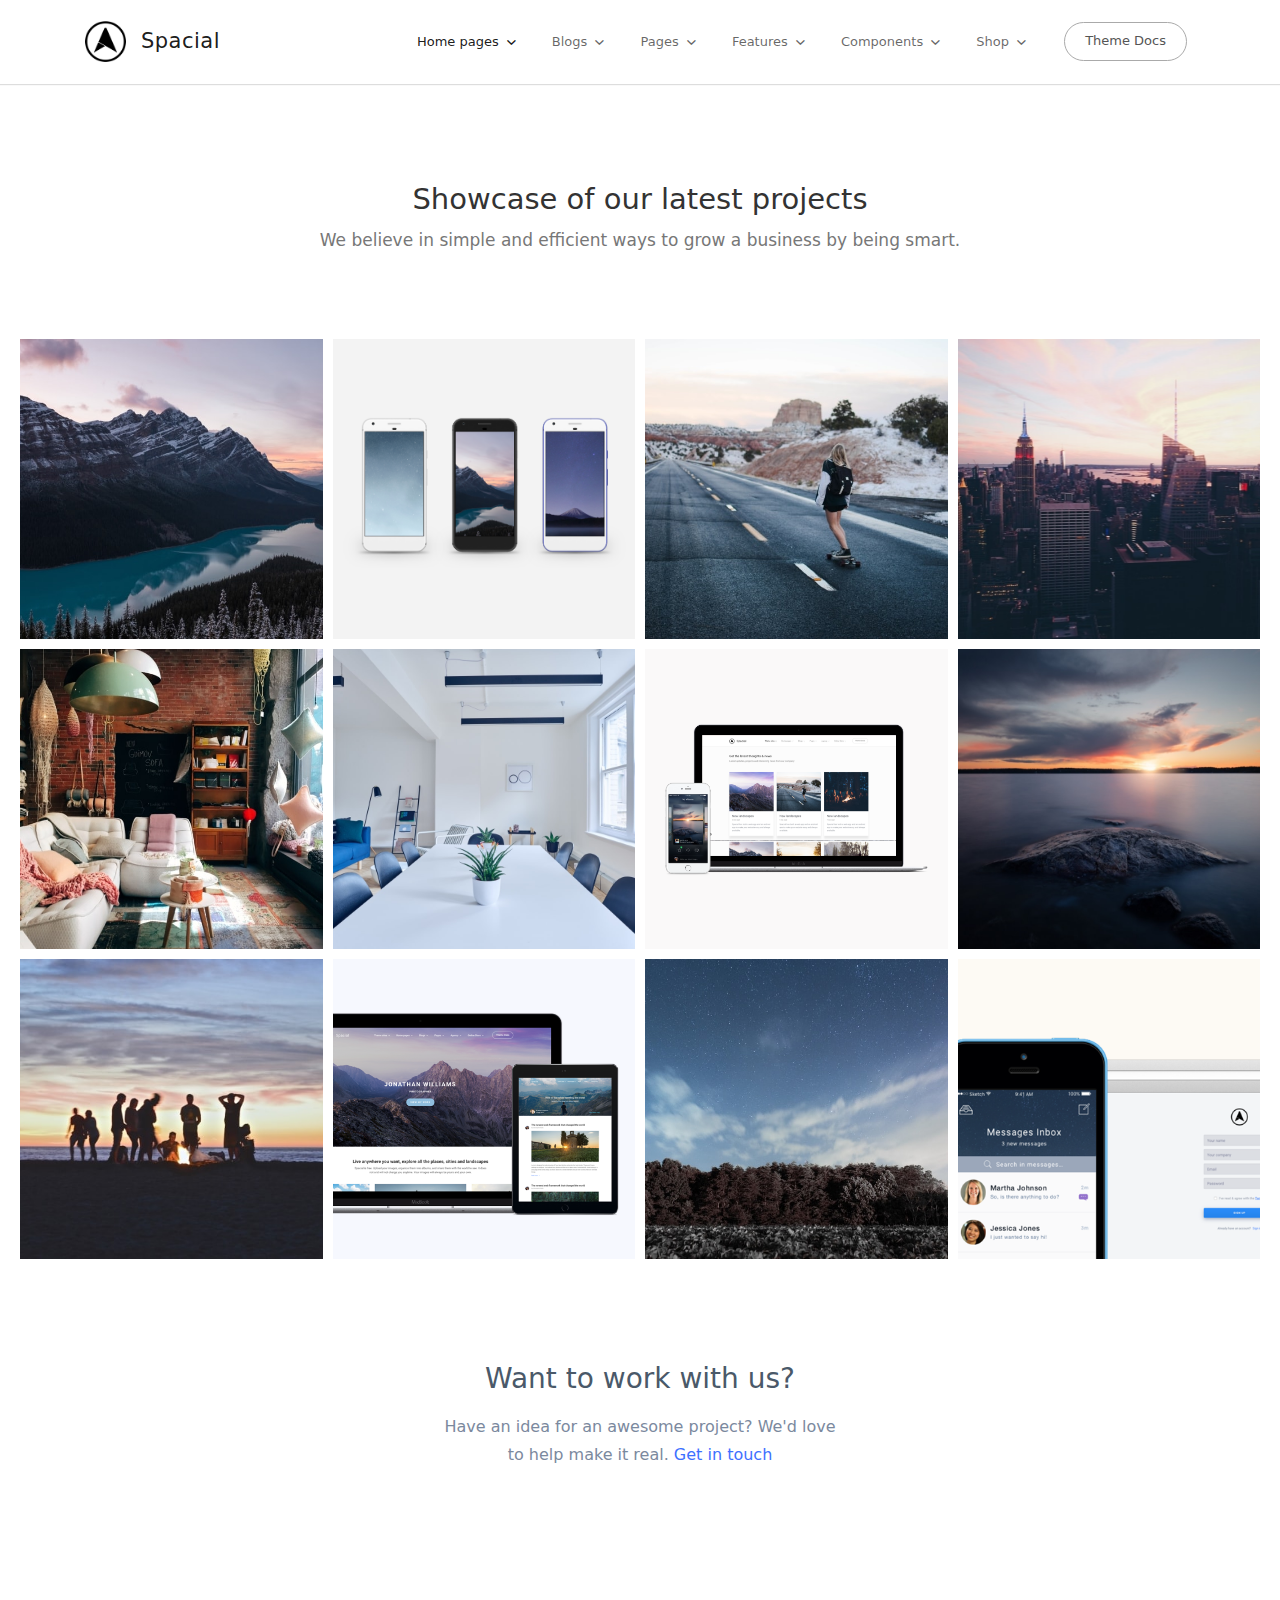
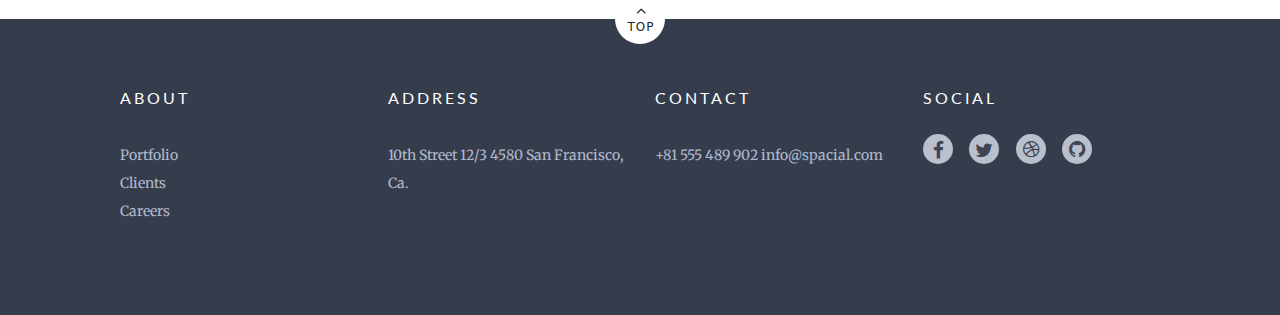
<file: agency-portfolio-4.html>
<!doctype html>
<html class="no-js" lang="">
<head>
  <meta charset="utf-8">
  <meta http-equiv="X-UA-Compatible" content="IE=edge">
  <title>Spacial - Portfolio 4 columns</title>
  <meta name="description" content="">
  <meta name="viewport" content="width=device-width, initial-scale=1, shrink-to-fit=no">

  <!-- Place favicon.ico and apple-touch-icon(s) in the root directory -->
  <link rel="shortcut icon" href="images/favicon.ico">

  <!-- stylesheets -->
  <link rel="stylesheet" type="text/css" href="scss/bootstrap/bootstrap.css" />
  <link rel="stylesheet" type="text/css" href="dist/theme.min.css" />

  <!-- javascript -->
  <script src="https://ajax.googleapis.com/ajax/libs/jquery/3.1.0/jquery.min.js"></script>
  <script src="https://npmcdn.com/tether@1.2.4/dist/js/tether.min.js"></script>
  <script src="dist/theme.min.js"></script>
</head>
<body>
  <!--[if lt IE 9]>
    <script src="http://html5shim.googlecode.com/svn/trunk/html5.js"></script>
  <![endif]-->

  <!--[if lt IE 8]>
    <p class="browsehappy">You are using an <strong>outdated</strong> browser. Please <a href="http://browsehappy.com/">upgrade your browser</a> to improve your experience.</p>
  <![endif]-->

  <nav class="navbar navbar-toggleable-md navbar-light" role="navigation">
    <div class="container no-override">
      <button class="navbar-toggler navbar-toggler-right" data-toggle="collapse" data-target="#navbar-collapse">
        <span class="navbar-toggler-icon"></span>
      </button>
      
      <a class="navbar-brand" href="index.html">
        <img src="images/logo-alt-b.png" class="hidden-md-down d-inline mr-2 w-25" />
        Spacial
      </a>

      <div class="collapse navbar-collapse justify-content-end" id="navbar-collapse">
        <ul class="navbar-nav">
          <li class="nav-item active dropdown">
            <a href="#" class="nav-link dropdown-toggle" data-toggle="dropdown">
              Home pages
              <i class="ion-chevron-down"></i>
            </a>
            <div class="dropdown-menu" role="menu">
              <a class="dropdown-item" href="index.html">Business</a>
              <a class="dropdown-item" href="index-app.html">Web app</a>
              <a class="dropdown-item" href="index-features.html">Features showcase</a>
              <a class="dropdown-item" href="agency.html">Creative agency</a>
              <a class="dropdown-item" href="index-mobile.html">App showcase</a>
              <a class="dropdown-item" href="index-mobile-2.html">App showcase 2</a>
              <a class="dropdown-item" href="index-mobile-3.html">App showcase 3</a>
              <a class="dropdown-item" href="index-mobile-4.html">App showcase 4</a>
              <a class="dropdown-item" href="index-slider.html">Hero Slider</a>
              <a class="dropdown-item" href="index-photography.html">Photography</a>
              <a class="dropdown-item" href="index-dark.html">Dark background</a>
              <a class="dropdown-item" href="index-restaurant.html">Restaurant</a>
              <a class="dropdown-item" href="index-event.html">Event</a>
              <a class="dropdown-item" href="index-video.html">Video background</a>
              <a class="dropdown-item" href="intro.html">Intro</a>
            </div>
          </li>
          <li class="nav-item dropdown">
            <a href="#" class="nav-link dropdown-toggle" data-toggle="dropdown">
              Blogs
              <i class="ion-chevron-down"></i>
            </a>
            <div class="dropdown-menu" role="menu">
              <a class="dropdown-item" href="blog.html">Blog list</a>
              <a class="dropdown-item" href="blog-3-cols.html">Blog columns</a>
              <a class="dropdown-item" href="blog-grid.html">Blog grid</a>
              <a class="dropdown-item" href="blog-sidebar.html">Blog sidebar</a>
              <a class="dropdown-item" href="blog-masonry.html">Blog masonry</a>
              <a class="dropdown-item" href="blog-timeline.html">Blog timeline</a>
              <a class="dropdown-item" href="blog-post.html">Single blog post</a>
              <a class="dropdown-item" href="blog-post-alt.html">Single blog post 2</a>
              <a class="dropdown-item" href="blog-post-3.html">Single blog post 3</a>
            </div>
          </li>
          <li class="nav-item dropdown">
            <a href="#" class="nav-link dropdown-toggle" data-toggle="dropdown">
              Pages
              <i class="ion-chevron-down"></i>
            </a>
            <div class="dropdown-menu" role="menu">
              <div class="dropdown dropdown-submenu">
                <a class="dropdown-item dropdown-toggle" href="#" data-toggle="dropdown">
                  About us
                  <i class="ion-chevron-right"></i>
                </a>
                <div class="dropdown-menu">
                  <a class="dropdown-item" href="agency-about.html">About us 1</a>
                  <a class="dropdown-item" href="agency-about-2.html">About us 2</a>
                </div>
              </div>
              <div class="dropdown dropdown-submenu">
                <a class="dropdown-item dropdown-toggle" href="#" data-toggle="dropdown">
                  Portfolio
                  <i class="ion-chevron-right"></i>
                </a>
                <div class="dropdown-menu">
                  <a class="dropdown-item" href="agency-portfolio-2.html">2 columns</a>
                  <a class="dropdown-item" href="agency-portfolio-3.html">3 columns</a>
                  <a class="dropdown-item" href="agency-portfolio-4.html">4 columns</a>
                </div>
              </div>
              <div class="dropdown dropdown-submenu">
                <a class="dropdown-item dropdown-toggle" href="#" data-toggle="dropdown">
                  Contact
                  <i class="ion-chevron-right"></i>
                </a>
                <div class="dropdown-menu">
                  <a class="dropdown-item" href="agency-contact.html">Contact us 1</a>
                  <a class="dropdown-item" href="agency-contact-2.html">Contact us 2</a>
                  <a class="dropdown-item" href="agency-start-project.html">Contact us project</a>
                </div>
              </div>
              <a class="dropdown-item" href="agency-project.html">Project showcase</a>
              <a class="dropdown-item" href="pricing.html">Pricing</a>
              <a class="dropdown-item" href="pricing-charts.html">Pricing charts</a>
              <a class="dropdown-item" href="careers.html">Careers</a>
              <a class="dropdown-item" href="career-post.html">Careers job post</a>
              <a class="dropdown-item" href="support.html">Support</a>
              <a class="dropdown-item" href="support-topic.html">Support topic</a>
              <a class="dropdown-item" href="customers.html">Customer stories</a>
              <a class="dropdown-item" href="customer-story.html">Single customer story</a>
              <div class="dropdown-divider"></div>
              <a class="dropdown-item" href="sign-up.html">Sign up</a>
              <a class="dropdown-item" href="sign-in.html">Sign in</a>
              <a class="dropdown-item" href="recover-password.html">Recover password</a>
              <a class="dropdown-item" href="timeline.html">Timeline</a>
              <a class="dropdown-item" href="coming-soon.html">Coming soon</a>
              <a class="dropdown-item" href="api-docs.html">API docs</a>
            </div>
          </li>
          <li class="nav-item dropdown">
            <a href="#" class="nav-link dropdown-toggle" data-toggle="dropdown">
              Features
              <i class="ion-chevron-down"></i>
            </a>
            <div class="dropdown-menu" role="menu">
              <div class="dropdown dropdown-submenu">
                <a class="dropdown-item dropdown-toggle" href="#" data-toggle="dropdown">
                  Headers
                  <i class="ion-chevron-right"></i>
                </a>
                <div class="dropdown-menu">
                  <a class="dropdown-item" href="header-light.html">Light</a>
                  <a class="dropdown-item" href="header-dark.html">Dark</a>
                  <a class="dropdown-item" href="header-transparent-light.html">Transparent light</a>
                  <a class="dropdown-item" href="header-transparent-dark.html">Transparent dark</a>
                  <a class="dropdown-item" href="header-transparent-fixed-light.html">Transparent fixed light</a>
                  <a class="dropdown-item" href="header-transparent-fixed-dark.html">Transparent fixed dark</a>
                  <a class="dropdown-item" href="header-navleft.html">Navbar left</a>
                  <a class="dropdown-item" href="header-dark-submenu.html">Dark submenu</a>
                  <a class="dropdown-item" href="header-fixed-bottom.html">Bottom fixed</a>
                  <a class="dropdown-item" href="header-logo-center.html">Logo center</a>
                  <a class="dropdown-item" href="header-all-center.html">All center</a>
                  <a class="dropdown-item" href="header-full-width.html">Full width</a>
                </div>
              </div>
              <div class="dropdown dropdown-submenu">
                <a class="dropdown-item dropdown-toggle" href="#" data-toggle="dropdown">
                  Footers
                  <i class="ion-chevron-right"></i>
                </a>
                <div class="dropdown-menu">
                  <a class="dropdown-item" href="header-light.html#footer">Dark</a>
                  <a class="dropdown-item" href="footer-light.html#footer">Light</a>
                  <a class="dropdown-item" href="footer-big-menu.html#footer">Big Menu</a>
                  <a class="dropdown-item" href="footer-sign-up.html#footer">Sign up</a>
                  <a class="dropdown-item" href="footer-agency.html#footer">Agency</a>
                </div>
              </div>
              <div class="dropdown dropdown-submenu">
                <a class="dropdown-item dropdown-toggle" href="#" data-toggle="dropdown">
                  Email templates
                  <i class="ion-chevron-right"></i>
                </a>
                <div class="dropdown-menu">
                  <a class="dropdown-item" href="email-template-newsletter.html" target="_blank">
                    Newsletter
                    <i class="ion-share"></i>
                  </a>
                  <a class="dropdown-item" href="email-template-receipt.html" target="_blank">
                    Receipt
                    <i class="ion-share"></i>
                  </a>
                  <a class="dropdown-item" href="email-template-announcement.html" target="_blank">
                    Simple announcement
                    <i class="ion-share"></i>
                  </a>
                  <a class="dropdown-item" href="email-template-text.html" target="_blank">
                    Formal text
                    <i class="ion-share"></i>
                  </a>
                </div>
              </div>
              <a class="dropdown-item" href="docs/grid-system.html">Grid system</a>
              <a class="dropdown-item" href="docs/animations.html">Animations</a>
              <a class="dropdown-item" href="docs/typography.html">Typography</a>
            </div>
          </li>
          <li class="nav-item dropdown dropdown-extend">
            <a href="#" class="nav-link dropdown-toggle" data-toggle="dropdown">
              Components
              <i class="ion-chevron-down"></i>
            </a>
            <div class="dropdown-menu dropdown-extend-menu" role="menu">
              <div class="row">
                <div class="col-md-3">
                  <a class="dropdown-item" href="docs/alerts.html"><i class="ion-alert-circled"></i> Alerts</a>
                  <a class="dropdown-item" href="docs/animations.html"><i class="ion-wand"></i> Animations</a>
                  <a class="dropdown-item" href="docs/badges.html"><i class="ion-ios-pricetag-outline"></i> Badges</a>
                  <a class="dropdown-item" href="docs/buttons.html"><i class="ion-ios-paperplane"></i> Buttons</a>
                  <a class="dropdown-item" href="docs/button-groups.html"><i class="ion-ios-browsers"></i> Button groups</a>
                  <a class="dropdown-item" href="docs/cards.html"><i class="ion-ios-albums-outline"></i> Cards</a>
                </div>
                <div class="col-md-3">
                  <a class="dropdown-item" href="docs/carousel.html"><i class="ion-android-arrow-dropright-circle"></i> Carousel</a>
                  <a class="dropdown-item" href="docs/accordion.html"><i class="ion-navicon"></i> Accordion</a>
                  <a class="dropdown-item" href="docs/cta.html"><i class="ion-funnel"></i> Call to action</a>
                  <a class="dropdown-item" href="docs/dropdowns.html"><i class="ion-arrow-down-b"></i> Dropdowns</a>
                  <a class="dropdown-item" href="docs/forms.html"><i class="ion-clipboard"></i> Forms</a>
                  <a class="dropdown-item" href="docs/input-groups.html"><i class="ion-toggle"></i> Input groups</a>
                </div>
                <div class="col-md-3">
                  <a class="dropdown-item" href="docs/icons.html"><i class="ion-social-octocat"></i> Icons</a>
                  <a class="dropdown-item" href="docs/list-groups.html"><i class="ion-ios-list-outline"></i> List groups</a>
                  <a class="dropdown-item" href="docs/modals.html"><i class="ion-monitor"></i> Modals</a>
                  <a class="dropdown-item" href="docs/navs.html"><i class="ion-navigate"></i> Navs</a>
                  <a class="dropdown-item" href="docs/navbars.html"><i class="ion-navicon-round"></i> Navbars</a>
                  <a class="dropdown-item" href="docs/plugins.html"><i class="ion-compose"></i> New plugins</a>
                </div>
                <div class="col-md-3">
                  <a class="dropdown-item" href="docs/progress.html"><i class="ion-stats-bars d-inline-block" style="transform: rotate(90deg);"></i> Progress bars</a>
                  <a class="dropdown-item" href="docs/stats-cards.html"><i class="ion-arrow-graph-up-right"></i> Stats cards</a>
                  <a class="dropdown-item" href="docs/tables.html"><i class="ion-grid"></i> Tables</a>
                  <a class="dropdown-item" href="docs/typography.html"><i class="ion-paintbrush"></i> Typography</a>
                </div>
              </div>
            </div>
          </li>
          <li class="nav-item dropdown">
            <a href="#" class="nav-link dropdown-toggle" data-toggle="dropdown">
              Shop
              <i class="ion-chevron-down"></i>
            </a>
            <div class="dropdown-menu" role="menu">
              <a class="dropdown-item" href="ecommerce/index.html">Home page</a>
              <a class="dropdown-item" href="ecommerce/collection-grid.html">Products grid</a>
              <a class="dropdown-item" href="ecommerce/collection-list.html">Products list</a>
              <a class="dropdown-item" href="ecommerce/collection-grid-sidebar.html">Products grid w/ sidebar</a>
              <a class="dropdown-item" href="ecommerce/collection-list-sidebar.html">Products list w/ sidebar</a>
              <a class="dropdown-item" href="ecommerce/product.html">Single product</a>
              <a class="dropdown-item" href="ecommerce/cart.html">Cart</a>
              <a class="dropdown-item" href="ecommerce/search.html">Search results</a>
              <a class="dropdown-item" href="ecommerce/checkout.html">Checkout</a>
              <a class="dropdown-item" href="ecommerce/checkout-payment.html">Checkout ship & payment</a>
              <a class="dropdown-item" href="ecommerce/checkout-confirmation.html">Checkout confirmation</a>
              <a class="dropdown-item" href="ecommerce/account-orders.html">My account order history</a>
              <a class="dropdown-item" href="ecommerce/account-wishlist.html">My account wishlist</a>
              <a class="dropdown-item" href="ecommerce/account-profile.html">My account profile</a>
              <a class="dropdown-item" href="ecommerce/account-invoice.html">Order invoice</a>
              <a class="dropdown-item" href="ecommerce/sign-up.html">Sign up</a>
              <a class="dropdown-item" href="ecommerce/sign-in.html">Sign in</a>
            </div>
          </li>
          <li class="nav-item">
            <a class="nav-link nav-link--rounded" href="docs/intro.html">Theme Docs</a>
          </li>
        </ul>
      </div>
    </div>
  </nav>

  <div class="agency-portfolio-hero">
    <section class="container">
      <h1>
        Showcase of our latest projects
      </h1>
      <p>
        We believe in simple and efficient ways to grow a business by being smart.
      </p>
    </section>
  </div>

  <div class="agency-portfolio-gallery">
    <div class="container-fluid">
      <div class="row no-gutters">
        <div class="col-sm-6 col-lg-3">
          <a href="agency-project.html" class="project">
            <span class="mask">
              <span class="info">
                <h3>Landscape Trip</h3>
                <p>
                  Blog About spacial trips 
                </p>
              </span>
              <span class="btn-see-project">
                See project
              </span>
            </span>
            <span style="background-image:url('images/unsplash/photo-1478059425650-ca13d6d422f4.jpg');" class="pic">
            </span>
          </a>
        </div>
        <div class="col-sm-6 col-lg-3">
          <a href="agency-project.html" class="project">
            <span class="mask">
              <span class="info">
                <h3>App Icon</h3>
                <p>
                  New icon for mobile app
                </p>
              </span>
              <span class="btn-see-project">
                See project
              </span>
            </span>
            <span style="background-image:url('images/project/shot-3.jpg');" class="pic">
            </span>
          </a>
        </div>
        <div class="col-sm-6 col-lg-3">
          <a href="agency-project.html" class="project">
            <span class="mask">
              <span class="info">
                <h3>App Icon</h3>
                <p>
                  New mobile app icon for fighters
                </p>
              </span>
              <span class="btn-see-project">
                See project
              </span>
            </span>
            <span style="background-image:url('images/unsplash/photo-1467659226669-a1360d97be2d.jpg');" class="pic">
            </span>
          </a>
        </div>
        <div class="col-sm-6 col-lg-3">
          <a href="agency-project.html" class="project">
            <span class="mask">
              <span class="info">
                <h3>Mobile Analytics</h3>
                <p>
                  iOS mobile app for charts and stuff
                </p>
              </span>
              <span class="btn-see-project">
                See project
              </span>
            </span>
            <span style="background-image:url('images/unsplash/photo-1474843148229-3163319fcc4c.jpg');" class="pic">
            </span>
          </a>
        </div>
        <div class="col-sm-6 col-lg-3">
          <a href="agency-project.html" class="project">
            <span class="mask">
              <span class="info">
                <h3>App Food Icon</h3>
                <p>
                  New icon for food mobile app
                </p>
              </span>
              <span class="btn-see-project">
                See project
              </span>
            </span>
            <span style="background-image:url('images/unsplash/photo-1470274038469-958113db2384.jpg');" class="pic">
            </span>
          </a>
        </div>
        <div class="col-sm-6 col-lg-3">
          <a href="agency-project.html" class="project">
            <span class="mask">
              <span class="info">
                <h3>App Food Icon</h3>
                <p>
                  New icon for food mobile app
                </p>
              </span>
              <span class="btn-see-project">
                See project
              </span>
            </span>
            <span style="background-image:url('images/unsplash/photo-1479243396208-be1751535cdb.jpg');" class="pic">
            </span>
          </a>
        </div>
        <div class="col-sm-6 col-lg-3">
          <a href="agency-project.html" class="project">
            <span class="mask">
              <span class="info">
                <h3>Health App</h3>
                <p>
                  Keep track of your health
                </p>
              </span>
              <span class="btn-see-project">
                See project
              </span>
            </span>
            <span style="background-image:url('images/project/shot-1.jpg');" class="pic">
            </span>
          </a>
        </div>
        <div class="col-sm-6 col-lg-3">
          <a href="agency-project.html" class="project">
            <span class="mask">
              <span class="info">
                <h3>PSD Freebie</h3>
                <p>
                  Free presentation mockups
                </p>
              </span>
              <span class="btn-see-project">
                See project
              </span>
            </span>
            <span style="background-image:url('images/unsplash/photo-1467703834117-04386e3dadd8.jpg');" class="pic">
            </span>
          </a>
        </div>
        <div class="col-sm-6 col-lg-3">
          <a href="agency-project.html" class="project">
            <span class="mask">
              <span class="info">
                <h3>Grid Blog</h3>
                <p>
                  Portfolio grid blog
                </p>
              </span>
              <span class="btn-see-project">
                See project
              </span>
            </span>
            <span style="background-image:url('images/unsplash/photo-1444210971048-6130cf0c46cf.jpg');" class="pic">
            </span>
          </a>
        </div>
        <div class="col-sm-6 col-lg-3">
          <a href="agency-project.html" class="project">
            <span class="mask">
              <span class="info">
                <h3>New client website</h3>
                <p>
                  International business site
                </p>
              </span>
              <span class="btn-see-project">
                See project
              </span>
            </span>
            <span style="background-image:url('images/project/shot-2.jpg');" class="pic">
            </span>
          </a>
        </div>
        <div class="col-sm-6 col-lg-3">
          <a href="agency-project.html" class="project">
            <span class="mask">
              <span class="info">
                <h3>Portfolio showcase</h3>
                <p>
                  Grid-based site for work
                </p>
              </span>
              <span class="btn-see-project">
                See project
              </span>
            </span>
            <span style="background-image:url('images/unsplash/photo-1472132858735-6313c7962473.jpg');" class="pic">
            </span>
          </a>
        </div>
        <div class="col-sm-6 col-lg-3">
          <a href="agency-project.html" class="project">
            <span class="mask">
              <span class="info">
                <h3>App Food Icon</h3>
                <p>
                  New icon for food mobile app
                </p>
              </span>
              <span class="btn-see-project">
                See project
              </span>
            </span>
            <span style="background-image:url('images/project/shot-4.jpg');" class="pic">
            </span>
          </a>
        </div>
      </div>
    </div>
  </div>

  <div class="agency-portfolio-cta">
    <div class="container">
      <h3>
        Want to work with us?
      </h3>

      <p>
        Have an idea for an awesome project?
        We'd love <br> to help make it real. 
        <a href="agency-contact.html">Get in touch</a>
      </p>
    </div>
  </div>

  <div class="agency-footer">
    <a href="#" class="go-top">
      <i class="fa fa-angle-up"></i>
      TOP
    </a>
    <div class="container">
      <div class="row">
        <div class="col-md-3">
          <h4>About</h4>
          <a href="#" class="legal">Portfolio</a>
          <a href="#" class="legal">Clients</a>
          <a href="#" class="legal">Careers</a>
        </div>
        <div class="col-md-3">
          <h4>Address</h4>
          <p>
            10th Street 12/3
            4580 San Francisco, Ca.
          </p>
        </div>
        <div class="col-md-3">
          <h4>Contact</h4>
          <p>
            +81 555 489 902
            info@spacial.com
          </p>
        </div>
        <div class="col-md-3">
          <h4>Social</h4>
          <a href="#" class="social first">
            <i class="fa fa-facebook"></i>
          </a>
          <a href="#" class="social">
            <i class="fa fa-twitter"></i>
          </a>
          <a href="#" class="social">
            <i class="fa fa-dribbble"></i>
          </a>
          <a href="#" class="social">
            <i class="fa fa-github"></i>
          </a>
        </div>
      </div>
    </div>
  </div>

  <!-- Google Analytics: change UA-XXXXX-X to be your site's ID. -->
  <script>
    // (function(b,o,i,l,e,r){b.GoogleAnalyticsObject=l;b[l]||(b[l]=
    // function(){(b[l].q=b[l].q||[]).push(arguments)});b[l].l=+new Date;
    // e=o.createElement(i);r=o.getElementsByTagName(i)[0];
    // e.src='//www.google-analytics.com/analytics.js';
    // r.parentNode.insertBefore(e,r)}(window,document,'script','ga'));
    // ga('create','UA-XXXXX-X','auto');ga('send','pageview');
  </script>
</body>
</html>
</file>
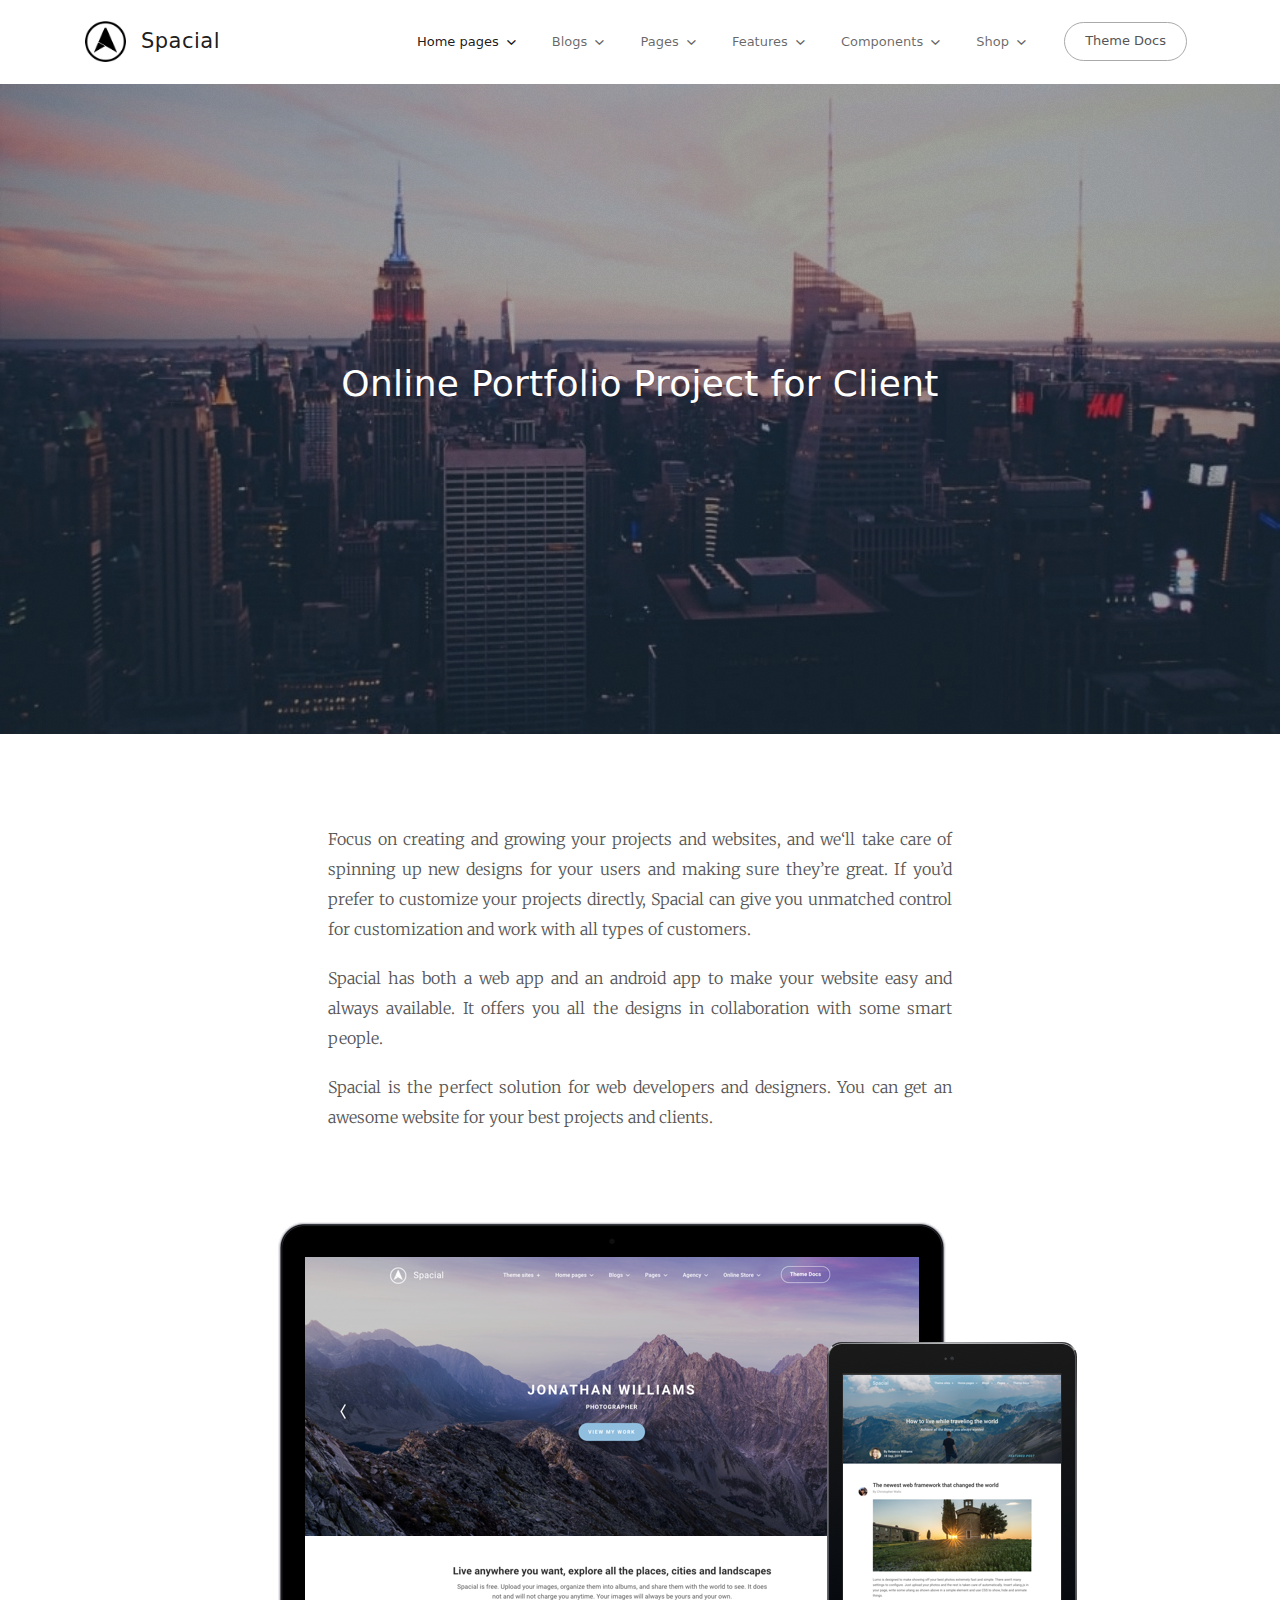
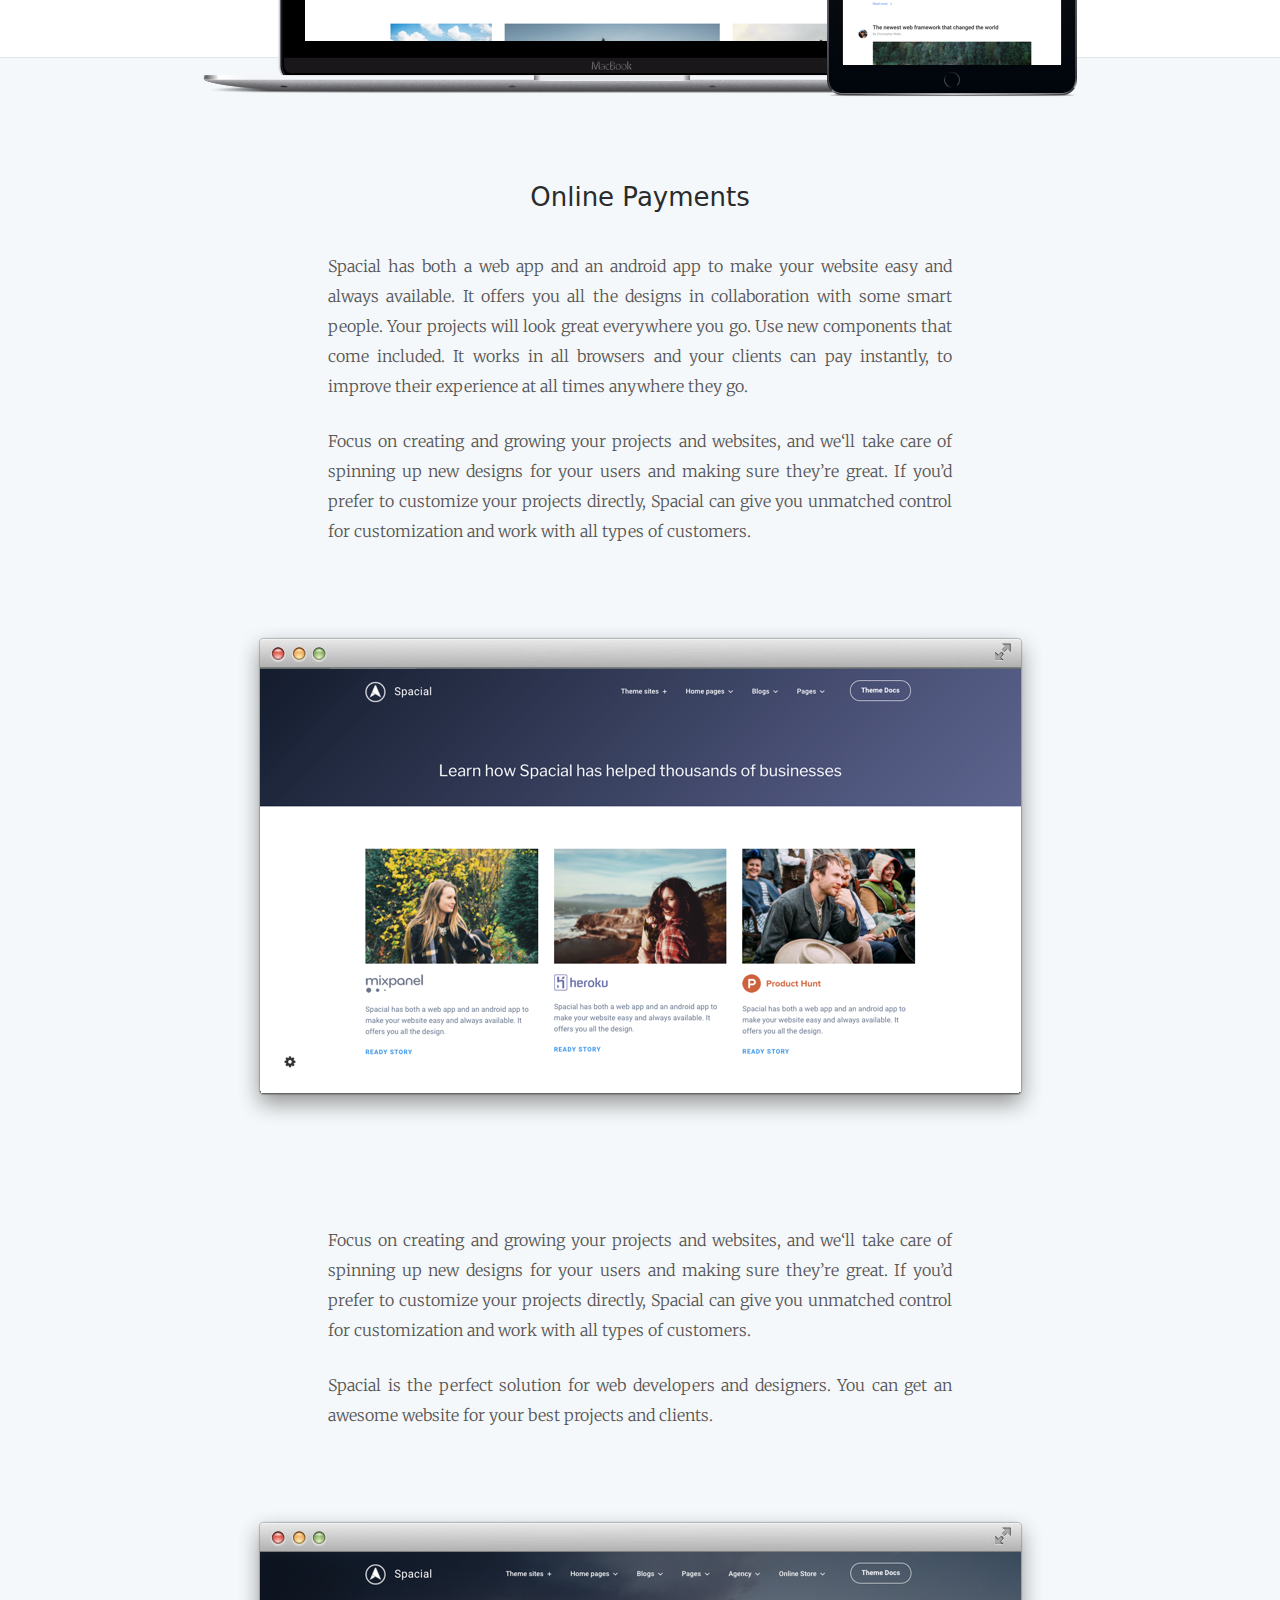
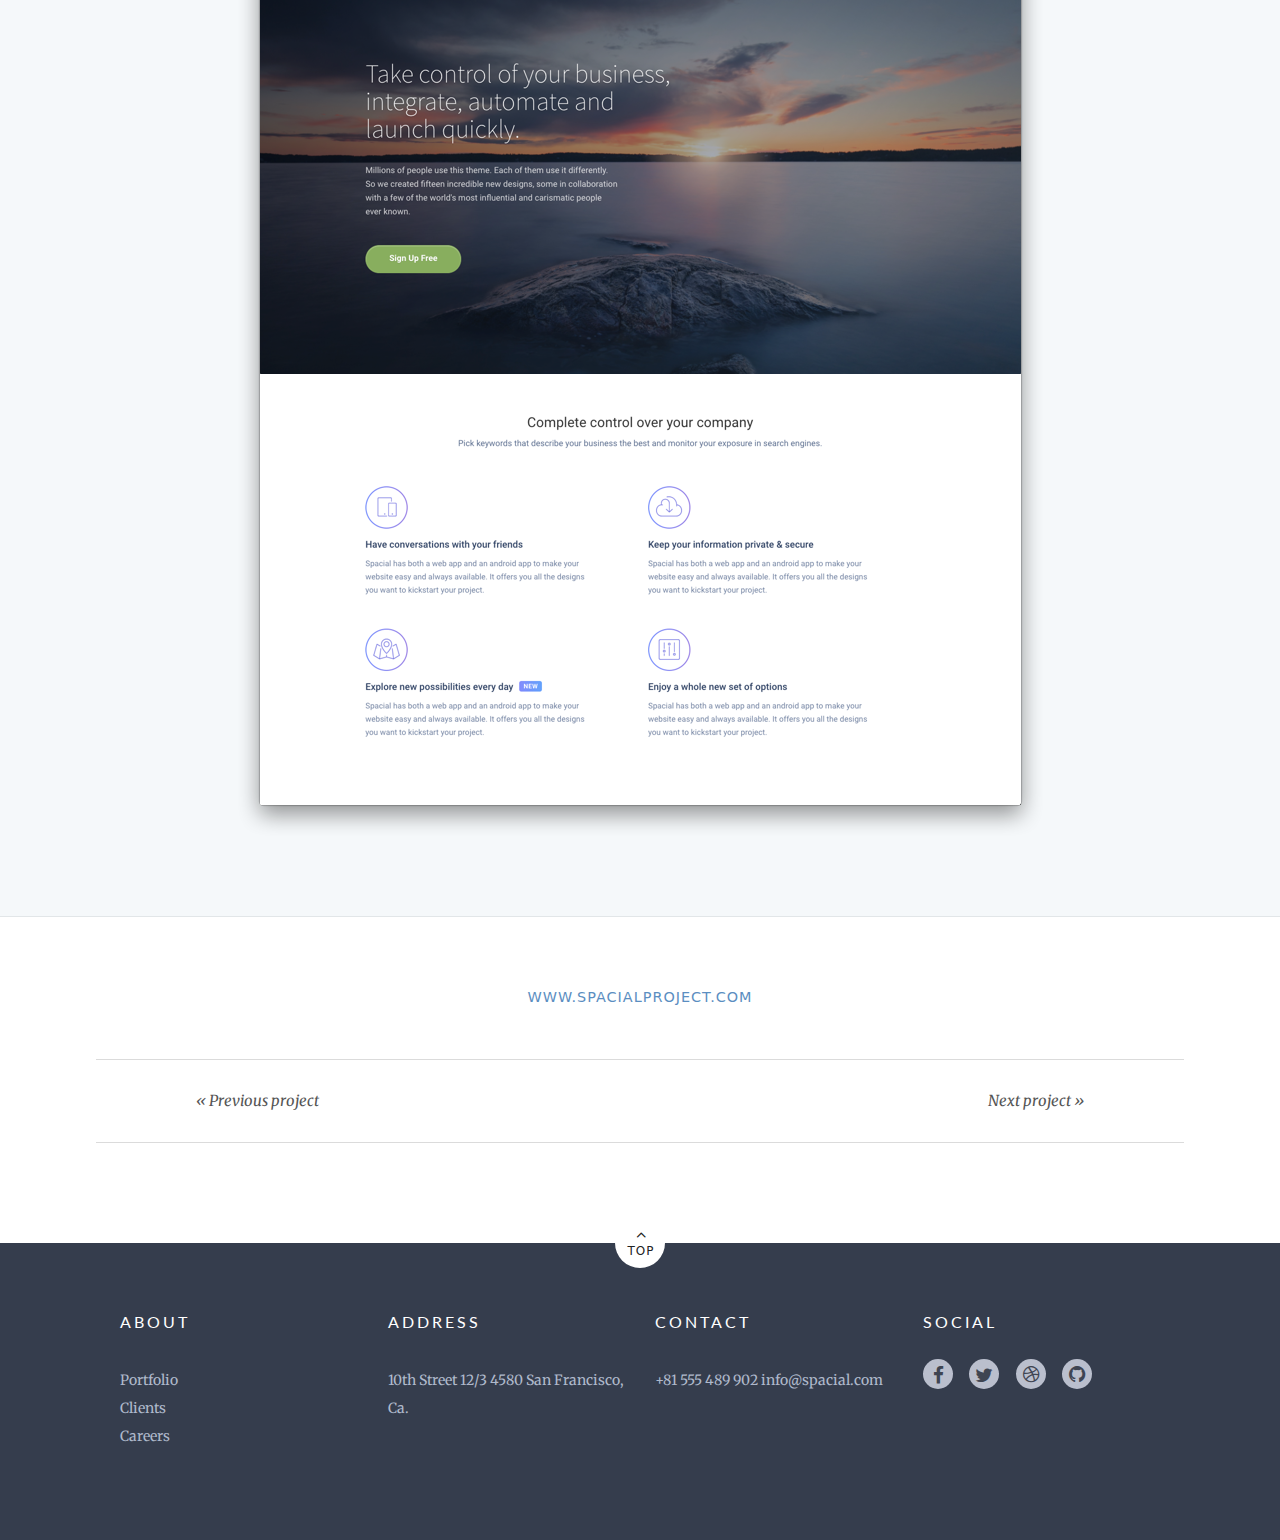
<file: agency-project.html>
<!doctype html>
<html class="no-js" lang="">
<head>
  <meta charset="utf-8">
  <meta http-equiv="X-UA-Compatible" content="IE=edge">
  <title>Spacial - Project showcase</title>
  <meta name="description" content="">
  <meta name="viewport" content="width=device-width, initial-scale=1, shrink-to-fit=no">

  <!-- Place favicon.ico and apple-touch-icon(s) in the root directory -->
  <link rel="shortcut icon" href="images/favicon.ico">

  <!-- stylesheets -->
  <link rel="stylesheet" type="text/css" href="scss/bootstrap/bootstrap.css" />
  <link rel="stylesheet" type="text/css" href="dist/theme.min.css" />

  <!-- javascript -->
  <script src="https://ajax.googleapis.com/ajax/libs/jquery/3.1.0/jquery.min.js"></script>
  <script src="https://npmcdn.com/tether@1.2.4/dist/js/tether.min.js"></script>
  <script src="dist/theme.min.js"></script>
</head>
<body>
  <!--[if lt IE 9]>
    <script src="http://html5shim.googlecode.com/svn/trunk/html5.js"></script>
  <![endif]-->

  <!--[if lt IE 8]>
    <p class="browsehappy">You are using an <strong>outdated</strong> browser. Please <a href="http://browsehappy.com/">upgrade your browser</a> to improve your experience.</p>
  <![endif]-->

  <nav class="navbar navbar-toggleable-md navbar-light" role="navigation">
    <div class="container no-override">
      <button class="navbar-toggler navbar-toggler-right" data-toggle="collapse" data-target="#navbar-collapse">
        <span class="navbar-toggler-icon"></span>
      </button>
      
      <a class="navbar-brand" href="index.html">
        <img src="images/logo-alt-b.png" class="hidden-md-down d-inline mr-2 w-25" />
        Spacial
      </a>

      <div class="collapse navbar-collapse justify-content-end" id="navbar-collapse">
        <ul class="navbar-nav">
          <li class="nav-item active dropdown">
            <a href="#" class="nav-link dropdown-toggle" data-toggle="dropdown">
              Home pages
              <i class="ion-chevron-down"></i>
            </a>
            <div class="dropdown-menu" role="menu">
              <a class="dropdown-item" href="index.html">Business</a>
              <a class="dropdown-item" href="index-app.html">Web app</a>
              <a class="dropdown-item" href="index-features.html">Features showcase</a>
              <a class="dropdown-item" href="agency.html">Creative agency</a>
              <a class="dropdown-item" href="index-mobile.html">App showcase</a>
              <a class="dropdown-item" href="index-mobile-2.html">App showcase 2</a>
              <a class="dropdown-item" href="index-mobile-3.html">App showcase 3</a>
              <a class="dropdown-item" href="index-mobile-4.html">App showcase 4</a>
              <a class="dropdown-item" href="index-slider.html">Hero Slider</a>
              <a class="dropdown-item" href="index-photography.html">Photography</a>
              <a class="dropdown-item" href="index-dark.html">Dark background</a>
              <a class="dropdown-item" href="index-restaurant.html">Restaurant</a>
              <a class="dropdown-item" href="index-event.html">Event</a>
              <a class="dropdown-item" href="index-video.html">Video background</a>
              <a class="dropdown-item" href="intro.html">Intro</a>
            </div>
          </li>
          <li class="nav-item dropdown">
            <a href="#" class="nav-link dropdown-toggle" data-toggle="dropdown">
              Blogs
              <i class="ion-chevron-down"></i>
            </a>
            <div class="dropdown-menu" role="menu">
              <a class="dropdown-item" href="blog.html">Blog list</a>
              <a class="dropdown-item" href="blog-3-cols.html">Blog columns</a>
              <a class="dropdown-item" href="blog-grid.html">Blog grid</a>
              <a class="dropdown-item" href="blog-sidebar.html">Blog sidebar</a>
              <a class="dropdown-item" href="blog-masonry.html">Blog masonry</a>
              <a class="dropdown-item" href="blog-timeline.html">Blog timeline</a>
              <a class="dropdown-item" href="blog-post.html">Single blog post</a>
              <a class="dropdown-item" href="blog-post-alt.html">Single blog post 2</a>
              <a class="dropdown-item" href="blog-post-3.html">Single blog post 3</a>
            </div>
          </li>
          <li class="nav-item dropdown">
            <a href="#" class="nav-link dropdown-toggle" data-toggle="dropdown">
              Pages
              <i class="ion-chevron-down"></i>
            </a>
            <div class="dropdown-menu" role="menu">
              <div class="dropdown dropdown-submenu">
                <a class="dropdown-item dropdown-toggle" href="#" data-toggle="dropdown">
                  About us
                  <i class="ion-chevron-right"></i>
                </a>
                <div class="dropdown-menu">
                  <a class="dropdown-item" href="agency-about.html">About us 1</a>
                  <a class="dropdown-item" href="agency-about-2.html">About us 2</a>
                </div>
              </div>
              <div class="dropdown dropdown-submenu">
                <a class="dropdown-item dropdown-toggle" href="#" data-toggle="dropdown">
                  Portfolio
                  <i class="ion-chevron-right"></i>
                </a>
                <div class="dropdown-menu">
                  <a class="dropdown-item" href="agency-portfolio-2.html">2 columns</a>
                  <a class="dropdown-item" href="agency-portfolio-3.html">3 columns</a>
                  <a class="dropdown-item" href="agency-portfolio-4.html">4 columns</a>
                </div>
              </div>
              <div class="dropdown dropdown-submenu">
                <a class="dropdown-item dropdown-toggle" href="#" data-toggle="dropdown">
                  Contact
                  <i class="ion-chevron-right"></i>
                </a>
                <div class="dropdown-menu">
                  <a class="dropdown-item" href="agency-contact.html">Contact us 1</a>
                  <a class="dropdown-item" href="agency-contact-2.html">Contact us 2</a>
                  <a class="dropdown-item" href="agency-start-project.html">Contact us project</a>
                </div>
              </div>
              <a class="dropdown-item" href="agency-project.html">Project showcase</a>
              <a class="dropdown-item" href="pricing.html">Pricing</a>
              <a class="dropdown-item" href="pricing-charts.html">Pricing charts</a>
              <a class="dropdown-item" href="careers.html">Careers</a>
              <a class="dropdown-item" href="career-post.html">Careers job post</a>
              <a class="dropdown-item" href="support.html">Support</a>
              <a class="dropdown-item" href="support-topic.html">Support topic</a>
              <a class="dropdown-item" href="customers.html">Customer stories</a>
              <a class="dropdown-item" href="customer-story.html">Single customer story</a>
              <div class="dropdown-divider"></div>
              <a class="dropdown-item" href="sign-up.html">Sign up</a>
              <a class="dropdown-item" href="sign-in.html">Sign in</a>
              <a class="dropdown-item" href="recover-password.html">Recover password</a>
              <a class="dropdown-item" href="timeline.html">Timeline</a>
              <a class="dropdown-item" href="coming-soon.html">Coming soon</a>
              <a class="dropdown-item" href="api-docs.html">API docs</a>
            </div>
          </li>
          <li class="nav-item dropdown">
            <a href="#" class="nav-link dropdown-toggle" data-toggle="dropdown">
              Features
              <i class="ion-chevron-down"></i>
            </a>
            <div class="dropdown-menu" role="menu">
              <div class="dropdown dropdown-submenu">
                <a class="dropdown-item dropdown-toggle" href="#" data-toggle="dropdown">
                  Headers
                  <i class="ion-chevron-right"></i>
                </a>
                <div class="dropdown-menu">
                  <a class="dropdown-item" href="header-light.html">Light</a>
                  <a class="dropdown-item" href="header-dark.html">Dark</a>
                  <a class="dropdown-item" href="header-transparent-light.html">Transparent light</a>
                  <a class="dropdown-item" href="header-transparent-dark.html">Transparent dark</a>
                  <a class="dropdown-item" href="header-transparent-fixed-light.html">Transparent fixed light</a>
                  <a class="dropdown-item" href="header-transparent-fixed-dark.html">Transparent fixed dark</a>
                  <a class="dropdown-item" href="header-navleft.html">Navbar left</a>
                  <a class="dropdown-item" href="header-dark-submenu.html">Dark submenu</a>
                  <a class="dropdown-item" href="header-fixed-bottom.html">Bottom fixed</a>
                  <a class="dropdown-item" href="header-logo-center.html">Logo center</a>
                  <a class="dropdown-item" href="header-all-center.html">All center</a>
                  <a class="dropdown-item" href="header-full-width.html">Full width</a>
                </div>
              </div>
              <div class="dropdown dropdown-submenu">
                <a class="dropdown-item dropdown-toggle" href="#" data-toggle="dropdown">
                  Footers
                  <i class="ion-chevron-right"></i>
                </a>
                <div class="dropdown-menu">
                  <a class="dropdown-item" href="header-light.html#footer">Dark</a>
                  <a class="dropdown-item" href="footer-light.html#footer">Light</a>
                  <a class="dropdown-item" href="footer-big-menu.html#footer">Big Menu</a>
                  <a class="dropdown-item" href="footer-sign-up.html#footer">Sign up</a>
                  <a class="dropdown-item" href="footer-agency.html#footer">Agency</a>
                </div>
              </div>
              <div class="dropdown dropdown-submenu">
                <a class="dropdown-item dropdown-toggle" href="#" data-toggle="dropdown">
                  Email templates
                  <i class="ion-chevron-right"></i>
                </a>
                <div class="dropdown-menu">
                  <a class="dropdown-item" href="email-template-newsletter.html" target="_blank">
                    Newsletter
                    <i class="ion-share"></i>
                  </a>
                  <a class="dropdown-item" href="email-template-receipt.html" target="_blank">
                    Receipt
                    <i class="ion-share"></i>
                  </a>
                  <a class="dropdown-item" href="email-template-announcement.html" target="_blank">
                    Simple announcement
                    <i class="ion-share"></i>
                  </a>
                  <a class="dropdown-item" href="email-template-text.html" target="_blank">
                    Formal text
                    <i class="ion-share"></i>
                  </a>
                </div>
              </div>
              <a class="dropdown-item" href="docs/grid-system.html">Grid system</a>
              <a class="dropdown-item" href="docs/animations.html">Animations</a>
              <a class="dropdown-item" href="docs/typography.html">Typography</a>
            </div>
          </li>
          <li class="nav-item dropdown dropdown-extend">
            <a href="#" class="nav-link dropdown-toggle" data-toggle="dropdown">
              Components
              <i class="ion-chevron-down"></i>
            </a>
            <div class="dropdown-menu dropdown-extend-menu" role="menu">
              <div class="row">
                <div class="col-md-3">
                  <a class="dropdown-item" href="docs/alerts.html"><i class="ion-alert-circled"></i> Alerts</a>
                  <a class="dropdown-item" href="docs/animations.html"><i class="ion-wand"></i> Animations</a>
                  <a class="dropdown-item" href="docs/badges.html"><i class="ion-ios-pricetag-outline"></i> Badges</a>
                  <a class="dropdown-item" href="docs/buttons.html"><i class="ion-ios-paperplane"></i> Buttons</a>
                  <a class="dropdown-item" href="docs/button-groups.html"><i class="ion-ios-browsers"></i> Button groups</a>
                  <a class="dropdown-item" href="docs/cards.html"><i class="ion-ios-albums-outline"></i> Cards</a>
                </div>
                <div class="col-md-3">
                  <a class="dropdown-item" href="docs/carousel.html"><i class="ion-android-arrow-dropright-circle"></i> Carousel</a>
                  <a class="dropdown-item" href="docs/accordion.html"><i class="ion-navicon"></i> Accordion</a>
                  <a class="dropdown-item" href="docs/cta.html"><i class="ion-funnel"></i> Call to action</a>
                  <a class="dropdown-item" href="docs/dropdowns.html"><i class="ion-arrow-down-b"></i> Dropdowns</a>
                  <a class="dropdown-item" href="docs/forms.html"><i class="ion-clipboard"></i> Forms</a>
                  <a class="dropdown-item" href="docs/input-groups.html"><i class="ion-toggle"></i> Input groups</a>
                </div>
                <div class="col-md-3">
                  <a class="dropdown-item" href="docs/icons.html"><i class="ion-social-octocat"></i> Icons</a>
                  <a class="dropdown-item" href="docs/list-groups.html"><i class="ion-ios-list-outline"></i> List groups</a>
                  <a class="dropdown-item" href="docs/modals.html"><i class="ion-monitor"></i> Modals</a>
                  <a class="dropdown-item" href="docs/navs.html"><i class="ion-navigate"></i> Navs</a>
                  <a class="dropdown-item" href="docs/navbars.html"><i class="ion-navicon-round"></i> Navbars</a>
                  <a class="dropdown-item" href="docs/plugins.html"><i class="ion-compose"></i> New plugins</a>
                </div>
                <div class="col-md-3">
                  <a class="dropdown-item" href="docs/progress.html"><i class="ion-stats-bars d-inline-block" style="transform: rotate(90deg);"></i> Progress bars</a>
                  <a class="dropdown-item" href="docs/stats-cards.html"><i class="ion-arrow-graph-up-right"></i> Stats cards</a>
                  <a class="dropdown-item" href="docs/tables.html"><i class="ion-grid"></i> Tables</a>
                  <a class="dropdown-item" href="docs/typography.html"><i class="ion-paintbrush"></i> Typography</a>
                </div>
              </div>
            </div>
          </li>
          <li class="nav-item dropdown">
            <a href="#" class="nav-link dropdown-toggle" data-toggle="dropdown">
              Shop
              <i class="ion-chevron-down"></i>
            </a>
            <div class="dropdown-menu" role="menu">
              <a class="dropdown-item" href="ecommerce/index.html">Home page</a>
              <a class="dropdown-item" href="ecommerce/collection-grid.html">Products grid</a>
              <a class="dropdown-item" href="ecommerce/collection-list.html">Products list</a>
              <a class="dropdown-item" href="ecommerce/collection-grid-sidebar.html">Products grid w/ sidebar</a>
              <a class="dropdown-item" href="ecommerce/collection-list-sidebar.html">Products list w/ sidebar</a>
              <a class="dropdown-item" href="ecommerce/product.html">Single product</a>
              <a class="dropdown-item" href="ecommerce/cart.html">Cart</a>
              <a class="dropdown-item" href="ecommerce/search.html">Search results</a>
              <a class="dropdown-item" href="ecommerce/checkout.html">Checkout</a>
              <a class="dropdown-item" href="ecommerce/checkout-payment.html">Checkout ship & payment</a>
              <a class="dropdown-item" href="ecommerce/checkout-confirmation.html">Checkout confirmation</a>
              <a class="dropdown-item" href="ecommerce/account-orders.html">My account order history</a>
              <a class="dropdown-item" href="ecommerce/account-wishlist.html">My account wishlist</a>
              <a class="dropdown-item" href="ecommerce/account-profile.html">My account profile</a>
              <a class="dropdown-item" href="ecommerce/account-invoice.html">Order invoice</a>
              <a class="dropdown-item" href="ecommerce/sign-up.html">Sign up</a>
              <a class="dropdown-item" href="ecommerce/sign-in.html">Sign in</a>
            </div>
          </li>
          <li class="nav-item">
            <a class="nav-link nav-link--rounded" href="docs/intro.html">Theme Docs</a>
          </li>
        </ul>
      </div>
    </div>
  </nav>

  <section id="project-hero">
    <div class="inner-bg">
      <img src="images/unsplash/photo-1474843148229-3163319fcc4c.jpg" onload="document.getElementById('project-hero').className += ' show'" />
    </div>
    <section>
      <h1>
        Online Portfolio Project for Client
      </h1>
    </section>
  </section>

  <section id="project-intro">
    <div class="container">
      <p>
        Focus on creating and growing your projects and websites, and we‘ll take care of spinning up new designs for your users and making sure they’re great. If you’d prefer to customize your projects directly, Spacial can give you unmatched control for customization and work with all types of customers.
      </p>
      <p>
        Spacial has both a web app and an android app to make your website easy and always available. It offers you all the designs in collaboration with some smart people.
      </p>
      <p>
        Spacial is the perfect solution for web developers and designers. You can get an awesome website for your best projects and clients.
      </p>
      <div class="devices">
        <img src="images/project/devices.png" class="img-fluid mx-auto d-block">
      </div>
    </div>
  </section>

  <section id="project-showcase">
    <div class="container">
      <h3>Online Payments</h3>
      <p>
        Spacial has both a web app and an android app to make your website easy and always available. It offers you all the designs in collaboration with some smart people. Your projects will look great everywhere you go. Use new components that come included.  It works in all browsers and your clients can pay instantly, to improve their experience at all times anywhere they go.
      </p>
      <p>
        Focus on creating and growing your projects and websites, and we‘ll take care of spinning up new designs for your users and making sure they’re great. If you’d prefer to customize your projects directly, Spacial can give you unmatched control for customization and work with all types of customers.
      </p>
      <div class="browser">
        <img src="images/project/browser.png" class="img-fluid d-block mx-auto">
      </div>
      <p>
        Focus on creating and growing your projects and websites, and we‘ll take care of spinning up new designs for your users and making sure they’re great. If you’d prefer to customize your projects directly, Spacial can give you unmatched control for customization and work with all types of customers.
      </p>
      <p>
        Spacial is the perfect solution for web developers and designers. You can get an awesome website for your best projects and clients.
      </p>
      <div class="browser2">
        <img src="images/project/browser2.png" class="img-fluid d-block mx-auto">
      </div>
    </div>
  </section>

  <section id="project-bottom">
    <div class="link-to-site">
      <a href="#">www.spacialproject.com</a>
    </div>
    <div class="paging clearfix">
      <div class="previous float-left">
        <a href="#">« Previous project</a>
      </div>
      <div class="next float-right">
        <a href="#">Next project »</a>
      </div>
    </div>
  </section>

  <div class="agency-footer">
    <a href="#" class="go-top">
      <i class="fa fa-angle-up"></i>
      TOP
    </a>
    <div class="container">
      <div class="row">
        <div class="col-md-3">
          <h4>About</h4>
          <a href="#" class="legal">Portfolio</a>
          <a href="#" class="legal">Clients</a>
          <a href="#" class="legal">Careers</a>
        </div>
        <div class="col-md-3">
          <h4>Address</h4>
          <p>
            10th Street 12/3
            4580 San Francisco, Ca.
          </p>
        </div>
        <div class="col-md-3">
          <h4>Contact</h4>
          <p>
            +81 555 489 902
            info@spacial.com
          </p>
        </div>
        <div class="col-md-3">
          <h4>Social</h4>
          <a href="#" class="social first">
            <i class="fa fa-facebook"></i>
          </a>
          <a href="#" class="social">
            <i class="fa fa-twitter"></i>
          </a>
          <a href="#" class="social">
            <i class="fa fa-dribbble"></i>
          </a>
          <a href="#" class="social">
            <i class="fa fa-github"></i>
          </a>
        </div>
      </div>
    </div>
  </div>

  <script type="text/javascript">
    var loadFlag = new Image;
    loadFlag.src = "images/loading-dark.gif";
    loadFlag.addEventListener("load", function() {
      document.querySelector("#project-hero > section").className = "ready"
    });
  </script>


  <!-- Google Analytics: change UA-XXXXX-X to be your site's ID. -->
  <script>
    // (function(b,o,i,l,e,r){b.GoogleAnalyticsObject=l;b[l]||(b[l]=
    // function(){(b[l].q=b[l].q||[]).push(arguments)});b[l].l=+new Date;
    // e=o.createElement(i);r=o.getElementsByTagName(i)[0];
    // e.src='//www.google-analytics.com/analytics.js';
    // r.parentNode.insertBefore(e,r)}(window,document,'script','ga'));
    // ga('create','UA-XXXXX-X','auto');ga('send','pageview');
  </script>
</body>
</html>
</file>
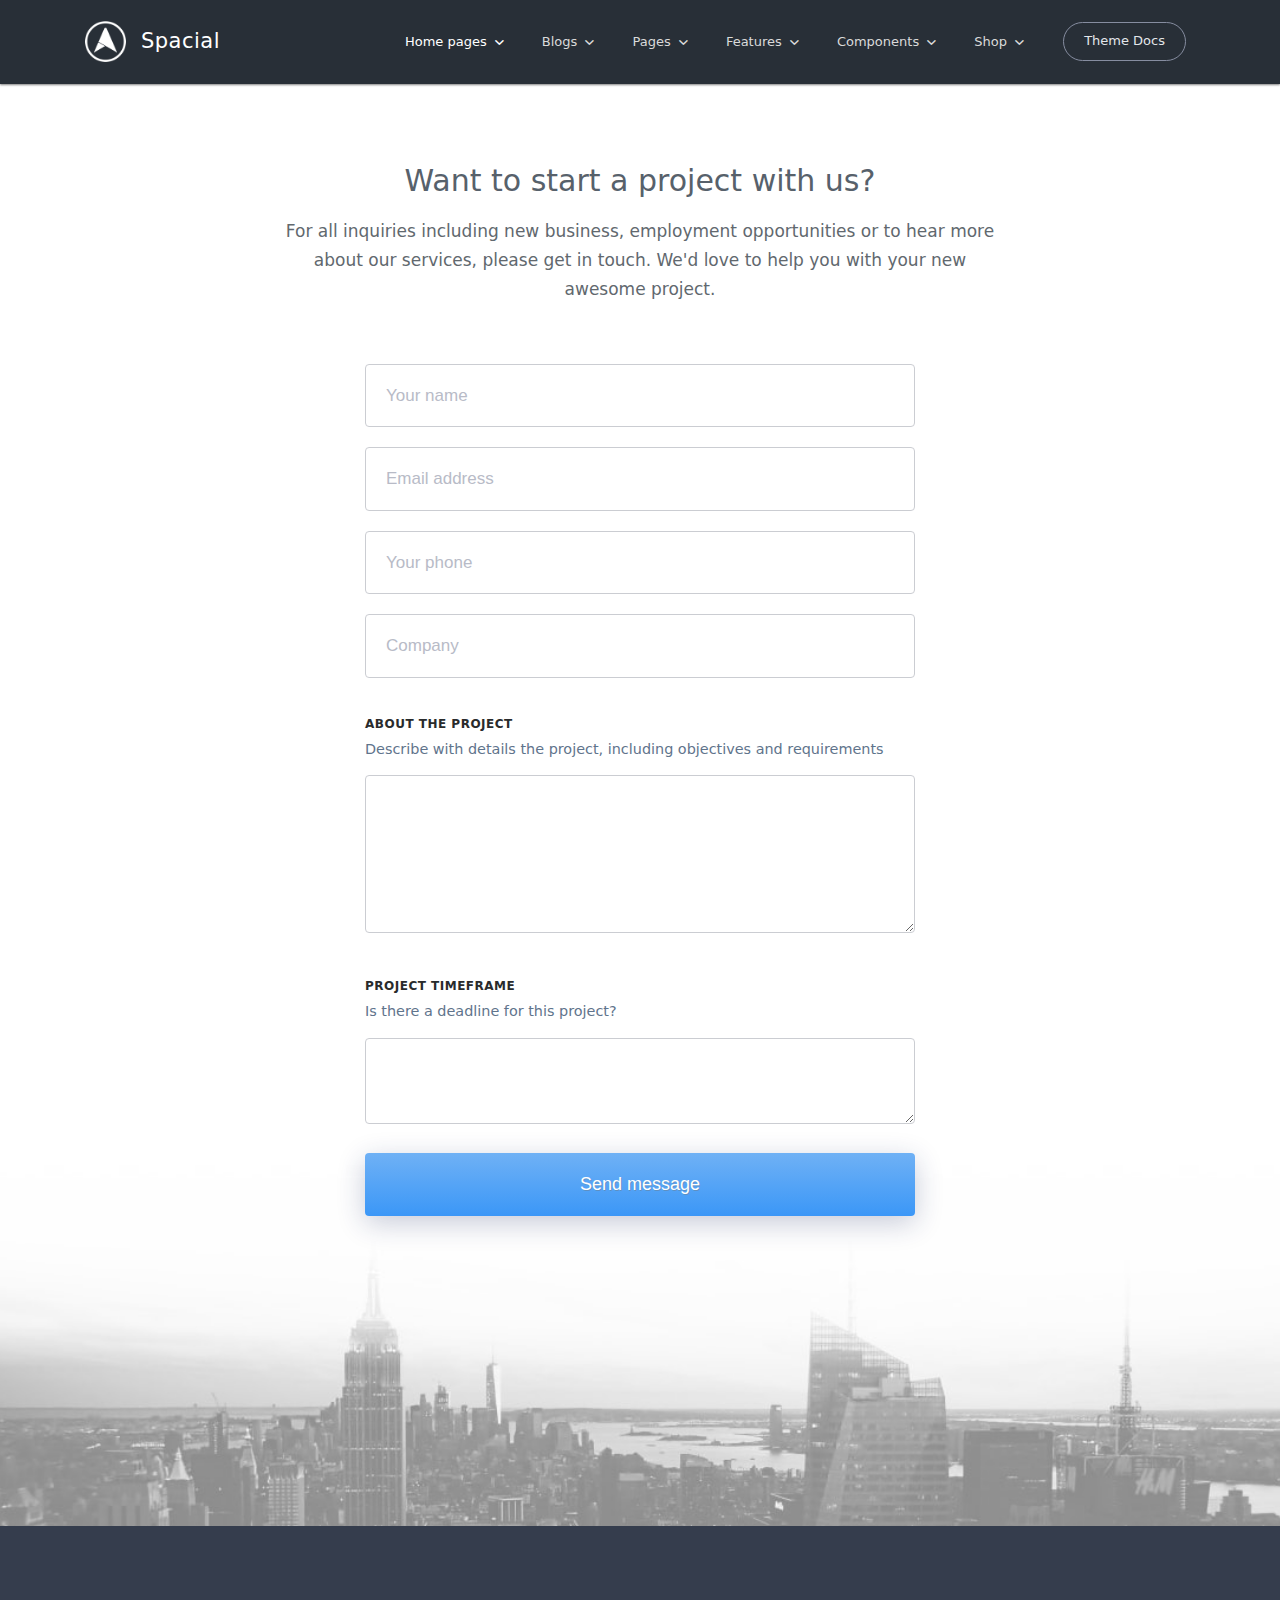
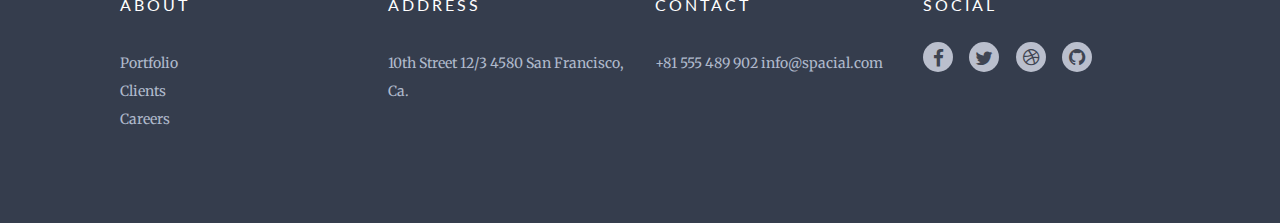
<file: agency-start-project.html>
<!doctype html>
<html class="no-js" lang="">
<head>
  <meta charset="utf-8">
  <meta http-equiv="X-UA-Compatible" content="IE=edge">
  <title>Spacial - Agency start project</title>
  <meta name="description" content="">
  <meta name="viewport" content="width=device-width, initial-scale=1, shrink-to-fit=no">

  <!-- Place favicon.ico and apple-touch-icon(s) in the root directory -->
  <link rel="shortcut icon" href="images/favicon.ico">

  <!-- stylesheets -->
  <link rel="stylesheet" type="text/css" href="scss/bootstrap/bootstrap.css" />
  <link rel="stylesheet" type="text/css" href="dist/theme.min.css" />

  <!-- javascript -->
  <script src="https://ajax.googleapis.com/ajax/libs/jquery/3.1.0/jquery.min.js"></script>
  <script src="https://npmcdn.com/tether@1.2.4/dist/js/tether.min.js"></script>
  <script src="dist/theme.min.js"></script>
</head>
<body>
  <!--[if lt IE 9]>
    <script src="http://html5shim.googlecode.com/svn/trunk/html5.js"></script>
  <![endif]-->

  <!--[if lt IE 8]>
    <p class="browsehappy">You are using an <strong>outdated</strong> browser. Please <a href="http://browsehappy.com/">upgrade your browser</a> to improve your experience.</p>
  <![endif]-->

  <nav class="navbar navbar-toggleable-md navbar-inverse" role="navigation">
    <div class="container no-override">
      <button class="navbar-toggler navbar-toggler-right" data-toggle="collapse" data-target="#navbar-collapse">
        <span class="navbar-toggler-icon"></span>
      </button>
      
      <a class="navbar-brand" href="index.html">
        <img src="images/logo-alt-w.png" class="hidden-md-down d-inline mr-2 w-25" />
        Spacial
      </a>

      <div class="collapse navbar-collapse justify-content-end" id="navbar-collapse">
        <ul class="navbar-nav">
          <li class="nav-item active dropdown">
            <a href="#" class="nav-link dropdown-toggle" data-toggle="dropdown">
              Home pages
              <i class="ion-chevron-down"></i>
            </a>
            <div class="dropdown-menu" role="menu">
              <a class="dropdown-item" href="index.html">Business</a>
              <a class="dropdown-item" href="index-app.html">Web app</a>
              <a class="dropdown-item" href="index-features.html">Features showcase</a>
              <a class="dropdown-item" href="agency.html">Creative agency</a>
              <a class="dropdown-item" href="index-mobile.html">App showcase</a>
              <a class="dropdown-item" href="index-mobile-2.html">App showcase 2</a>
              <a class="dropdown-item" href="index-mobile-3.html">App showcase 3</a>
              <a class="dropdown-item" href="index-mobile-4.html">App showcase 4</a>
              <a class="dropdown-item" href="index-slider.html">Hero Slider</a>
              <a class="dropdown-item" href="index-photography.html">Photography</a>
              <a class="dropdown-item" href="index-dark.html">Dark background</a>
              <a class="dropdown-item" href="index-restaurant.html">Restaurant</a>
              <a class="dropdown-item" href="index-event.html">Event</a>
              <a class="dropdown-item" href="index-video.html">Video background</a>
              <a class="dropdown-item" href="intro.html">Intro</a>
            </div>
          </li>
          <li class="nav-item dropdown">
            <a href="#" class="nav-link dropdown-toggle" data-toggle="dropdown">
              Blogs
              <i class="ion-chevron-down"></i>
            </a>
            <div class="dropdown-menu" role="menu">
              <a class="dropdown-item" href="blog.html">Blog list</a>
              <a class="dropdown-item" href="blog-3-cols.html">Blog columns</a>
              <a class="dropdown-item" href="blog-grid.html">Blog grid</a>
              <a class="dropdown-item" href="blog-sidebar.html">Blog sidebar</a>
              <a class="dropdown-item" href="blog-masonry.html">Blog masonry</a>
              <a class="dropdown-item" href="blog-timeline.html">Blog timeline</a>
              <a class="dropdown-item" href="blog-post.html">Single blog post</a>
              <a class="dropdown-item" href="blog-post-alt.html">Single blog post 2</a>
              <a class="dropdown-item" href="blog-post-3.html">Single blog post 3</a>
            </div>
          </li>
          <li class="nav-item dropdown">
            <a href="#" class="nav-link dropdown-toggle" data-toggle="dropdown">
              Pages
              <i class="ion-chevron-down"></i>
            </a>
            <div class="dropdown-menu" role="menu">
              <div class="dropdown dropdown-submenu">
                <a class="dropdown-item dropdown-toggle" href="#" data-toggle="dropdown">
                  About us
                  <i class="ion-chevron-right"></i>
                </a>
                <div class="dropdown-menu">
                  <a class="dropdown-item" href="agency-about.html">About us 1</a>
                  <a class="dropdown-item" href="agency-about-2.html">About us 2</a>
                </div>
              </div>
              <div class="dropdown dropdown-submenu">
                <a class="dropdown-item dropdown-toggle" href="#" data-toggle="dropdown">
                  Portfolio
                  <i class="ion-chevron-right"></i>
                </a>
                <div class="dropdown-menu">
                  <a class="dropdown-item" href="agency-portfolio-2.html">2 columns</a>
                  <a class="dropdown-item" href="agency-portfolio-3.html">3 columns</a>
                  <a class="dropdown-item" href="agency-portfolio-4.html">4 columns</a>
                </div>
              </div>
              <div class="dropdown dropdown-submenu">
                <a class="dropdown-item dropdown-toggle" href="#" data-toggle="dropdown">
                  Contact
                  <i class="ion-chevron-right"></i>
                </a>
                <div class="dropdown-menu">
                  <a class="dropdown-item" href="agency-contact.html">Contact us 1</a>
                  <a class="dropdown-item" href="agency-contact-2.html">Contact us 2</a>
                  <a class="dropdown-item" href="agency-start-project.html">Contact us project</a>
                </div>
              </div>
              <a class="dropdown-item" href="agency-project.html">Project showcase</a>
              <a class="dropdown-item" href="pricing.html">Pricing</a>
              <a class="dropdown-item" href="pricing-charts.html">Pricing charts</a>
              <a class="dropdown-item" href="careers.html">Careers</a>
              <a class="dropdown-item" href="career-post.html">Careers job post</a>
              <a class="dropdown-item" href="support.html">Support</a>
              <a class="dropdown-item" href="support-topic.html">Support topic</a>
              <a class="dropdown-item" href="customers.html">Customer stories</a>
              <a class="dropdown-item" href="customer-story.html">Single customer story</a>
              <div class="dropdown-divider"></div>
              <a class="dropdown-item" href="sign-up.html">Sign up</a>
              <a class="dropdown-item" href="sign-in.html">Sign in</a>
              <a class="dropdown-item" href="recover-password.html">Recover password</a>
              <a class="dropdown-item" href="timeline.html">Timeline</a>
              <a class="dropdown-item" href="coming-soon.html">Coming soon</a>
              <a class="dropdown-item" href="api-docs.html">API docs</a>
            </div>
          </li>
          <li class="nav-item dropdown">
            <a href="#" class="nav-link dropdown-toggle" data-toggle="dropdown">
              Features
              <i class="ion-chevron-down"></i>
            </a>
            <div class="dropdown-menu" role="menu">
              <div class="dropdown dropdown-submenu">
                <a class="dropdown-item dropdown-toggle" href="#" data-toggle="dropdown">
                  Headers
                  <i class="ion-chevron-right"></i>
                </a>
                <div class="dropdown-menu">
                  <a class="dropdown-item" href="header-light.html">Light</a>
                  <a class="dropdown-item" href="header-dark.html">Dark</a>
                  <a class="dropdown-item" href="header-transparent-light.html">Transparent light</a>
                  <a class="dropdown-item" href="header-transparent-dark.html">Transparent dark</a>
                  <a class="dropdown-item" href="header-transparent-fixed-light.html">Transparent fixed light</a>
                  <a class="dropdown-item" href="header-transparent-fixed-dark.html">Transparent fixed dark</a>
                  <a class="dropdown-item" href="header-navleft.html">Navbar left</a>
                  <a class="dropdown-item" href="header-dark-submenu.html">Dark submenu</a>
                  <a class="dropdown-item" href="header-fixed-bottom.html">Bottom fixed</a>
                  <a class="dropdown-item" href="header-logo-center.html">Logo center</a>
                  <a class="dropdown-item" href="header-all-center.html">All center</a>
                  <a class="dropdown-item" href="header-full-width.html">Full width</a>
                </div>
              </div>
              <div class="dropdown dropdown-submenu">
                <a class="dropdown-item dropdown-toggle" href="#" data-toggle="dropdown">
                  Footers
                  <i class="ion-chevron-right"></i>
                </a>
                <div class="dropdown-menu">
                  <a class="dropdown-item" href="header-light.html#footer">Dark</a>
                  <a class="dropdown-item" href="footer-light.html#footer">Light</a>
                  <a class="dropdown-item" href="footer-big-menu.html#footer">Big Menu</a>
                  <a class="dropdown-item" href="footer-sign-up.html#footer">Sign up</a>
                  <a class="dropdown-item" href="footer-agency.html#footer">Agency</a>
                </div>
              </div>
              <div class="dropdown dropdown-submenu">
                <a class="dropdown-item dropdown-toggle" href="#" data-toggle="dropdown">
                  Email templates
                  <i class="ion-chevron-right"></i>
                </a>
                <div class="dropdown-menu">
                  <a class="dropdown-item" href="email-template-newsletter.html" target="_blank">
                    Newsletter
                    <i class="ion-share"></i>
                  </a>
                  <a class="dropdown-item" href="email-template-receipt.html" target="_blank">
                    Receipt
                    <i class="ion-share"></i>
                  </a>
                  <a class="dropdown-item" href="email-template-announcement.html" target="_blank">
                    Simple announcement
                    <i class="ion-share"></i>
                  </a>
                  <a class="dropdown-item" href="email-template-text.html" target="_blank">
                    Formal text
                    <i class="ion-share"></i>
                  </a>
                </div>
              </div>
              <a class="dropdown-item" href="docs/grid-system.html">Grid system</a>
              <a class="dropdown-item" href="docs/animations.html">Animations</a>
              <a class="dropdown-item" href="docs/typography.html">Typography</a>
            </div>
          </li>
          <li class="nav-item dropdown dropdown-extend">
            <a href="#" class="nav-link dropdown-toggle" data-toggle="dropdown">
              Components
              <i class="ion-chevron-down"></i>
            </a>
            <div class="dropdown-menu dropdown-extend-menu" role="menu">
              <div class="row">
                <div class="col-md-3">
                  <a class="dropdown-item" href="docs/alerts.html"><i class="ion-alert-circled"></i> Alerts</a>
                  <a class="dropdown-item" href="docs/animations.html"><i class="ion-wand"></i> Animations</a>
                  <a class="dropdown-item" href="docs/badges.html"><i class="ion-ios-pricetag-outline"></i> Badges</a>
                  <a class="dropdown-item" href="docs/buttons.html"><i class="ion-ios-paperplane"></i> Buttons</a>
                  <a class="dropdown-item" href="docs/button-groups.html"><i class="ion-ios-browsers"></i> Button groups</a>
                  <a class="dropdown-item" href="docs/cards.html"><i class="ion-ios-albums-outline"></i> Cards</a>
                </div>
                <div class="col-md-3">
                  <a class="dropdown-item" href="docs/carousel.html"><i class="ion-android-arrow-dropright-circle"></i> Carousel</a>
                  <a class="dropdown-item" href="docs/accordion.html"><i class="ion-navicon"></i> Accordion</a>
                  <a class="dropdown-item" href="docs/cta.html"><i class="ion-funnel"></i> Call to action</a>
                  <a class="dropdown-item" href="docs/dropdowns.html"><i class="ion-arrow-down-b"></i> Dropdowns</a>
                  <a class="dropdown-item" href="docs/forms.html"><i class="ion-clipboard"></i> Forms</a>
                  <a class="dropdown-item" href="docs/input-groups.html"><i class="ion-toggle"></i> Input groups</a>
                </div>
                <div class="col-md-3">
                  <a class="dropdown-item" href="docs/icons.html"><i class="ion-social-octocat"></i> Icons</a>
                  <a class="dropdown-item" href="docs/list-groups.html"><i class="ion-ios-list-outline"></i> List groups</a>
                  <a class="dropdown-item" href="docs/modals.html"><i class="ion-monitor"></i> Modals</a>
                  <a class="dropdown-item" href="docs/navs.html"><i class="ion-navigate"></i> Navs</a>
                  <a class="dropdown-item" href="docs/navbars.html"><i class="ion-navicon-round"></i> Navbars</a>
                  <a class="dropdown-item" href="docs/plugins.html"><i class="ion-compose"></i> New plugins</a>
                </div>
                <div class="col-md-3">
                  <a class="dropdown-item" href="docs/progress.html"><i class="ion-stats-bars d-inline-block" style="transform: rotate(90deg);"></i> Progress bars</a>
                  <a class="dropdown-item" href="docs/stats-cards.html"><i class="ion-arrow-graph-up-right"></i> Stats cards</a>
                  <a class="dropdown-item" href="docs/tables.html"><i class="ion-grid"></i> Tables</a>
                  <a class="dropdown-item" href="docs/typography.html"><i class="ion-paintbrush"></i> Typography</a>
                </div>
              </div>
            </div>
          </li>
          <li class="nav-item dropdown">
            <a href="#" class="nav-link dropdown-toggle" data-toggle="dropdown">
              Shop
              <i class="ion-chevron-down"></i>
            </a>
            <div class="dropdown-menu" role="menu">
              <a class="dropdown-item" href="ecommerce/index.html">Home page</a>
              <a class="dropdown-item" href="ecommerce/collection-grid.html">Products grid</a>
              <a class="dropdown-item" href="ecommerce/collection-list.html">Products list</a>
              <a class="dropdown-item" href="ecommerce/collection-grid-sidebar.html">Products grid w/ sidebar</a>
              <a class="dropdown-item" href="ecommerce/collection-list-sidebar.html">Products list w/ sidebar</a>
              <a class="dropdown-item" href="ecommerce/product.html">Single product</a>
              <a class="dropdown-item" href="ecommerce/cart.html">Cart</a>
              <a class="dropdown-item" href="ecommerce/search.html">Search results</a>
              <a class="dropdown-item" href="ecommerce/checkout.html">Checkout</a>
              <a class="dropdown-item" href="ecommerce/checkout-payment.html">Checkout ship & payment</a>
              <a class="dropdown-item" href="ecommerce/checkout-confirmation.html">Checkout confirmation</a>
              <a class="dropdown-item" href="ecommerce/account-orders.html">My account order history</a>
              <a class="dropdown-item" href="ecommerce/account-wishlist.html">My account wishlist</a>
              <a class="dropdown-item" href="ecommerce/account-profile.html">My account profile</a>
              <a class="dropdown-item" href="ecommerce/account-invoice.html">Order invoice</a>
              <a class="dropdown-item" href="ecommerce/sign-up.html">Sign up</a>
              <a class="dropdown-item" href="ecommerce/sign-in.html">Sign in</a>
            </div>
          </li>
          <li class="nav-item">
            <a class="nav-link nav-link--rounded" href="docs/intro.html">Theme Docs</a>
          </li>
        </ul>
      </div>
    </div>
  </nav>

  <div class="agency-start-project-intro">
    <div class="container">
      <h3>
        Want to start a project with us?
      </h3>
      <p>
        For all inquiries including new business, employment opportunities or to hear more about our services, please get in touch. We'd love to help you with your new awesome project.
      </p>
    </div>
  </div>

  <div class="agency-start-project-form">
    <div class="container">
      <form>
        <input type="text" placeholder="Your name" />
        <input type="email" placeholder="Email address" />
        <input type="text" placeholder="Your phone" />
        <input type="text" placeholder="Company" />
        <h3>
          About the project
        </h3>
        <p>
          Describe with details the project, including objectives and requirements
        </p>
        <textarea rows="5"></textarea>
        <h3>
          Project timeframe
        </h3>
        <p>
          Is there a deadline for this project?
        </p>
        <textarea rows="2"></textarea>
        <input type="submit" value="Send message" />
      </form>
    </div>
  </div>

  <div class="agency-start-city-bg">
  </div>

  <div class="agency-footer">
    <div class="container">
      <div class="row">
        <div class="col-md-3">
          <h4>About</h4>
          <a href="#" class="legal">Portfolio</a>
          <a href="#" class="legal">Clients</a>
          <a href="#" class="legal">Careers</a>
        </div>
        <div class="col-md-3">
          <h4>Address</h4>
          <p>
            10th Street 12/3
            4580 San Francisco, Ca.
          </p>
        </div>
        <div class="col-md-3">
          <h4>Contact</h4>
          <p>
            +81 555 489 902
            info@spacial.com
          </p>
        </div>
        <div class="col-md-3">
          <h4>Social</h4>
          <a href="#" class="social first">
            <i class="fa fa-facebook"></i>
          </a>
          <a href="#" class="social">
            <i class="fa fa-twitter"></i>
          </a>
          <a href="#" class="social">
            <i class="fa fa-dribbble"></i>
          </a>
          <a href="#" class="social">
            <i class="fa fa-github"></i>
          </a>
        </div>
      </div>
    </div>
  </div>

  <!-- Google Analytics: change UA-XXXXX-X to be your site's ID. -->
  <script>
    // (function(b,o,i,l,e,r){b.GoogleAnalyticsObject=l;b[l]||(b[l]=
    // function(){(b[l].q=b[l].q||[]).push(arguments)});b[l].l=+new Date;
    // e=o.createElement(i);r=o.getElementsByTagName(i)[0];
    // e.src='//www.google-analytics.com/analytics.js';
    // r.parentNode.insertBefore(e,r)}(window,document,'script','ga'));
    // ga('create','UA-XXXXX-X','auto');ga('send','pageview');
  </script>
</body>
</html>
</file>
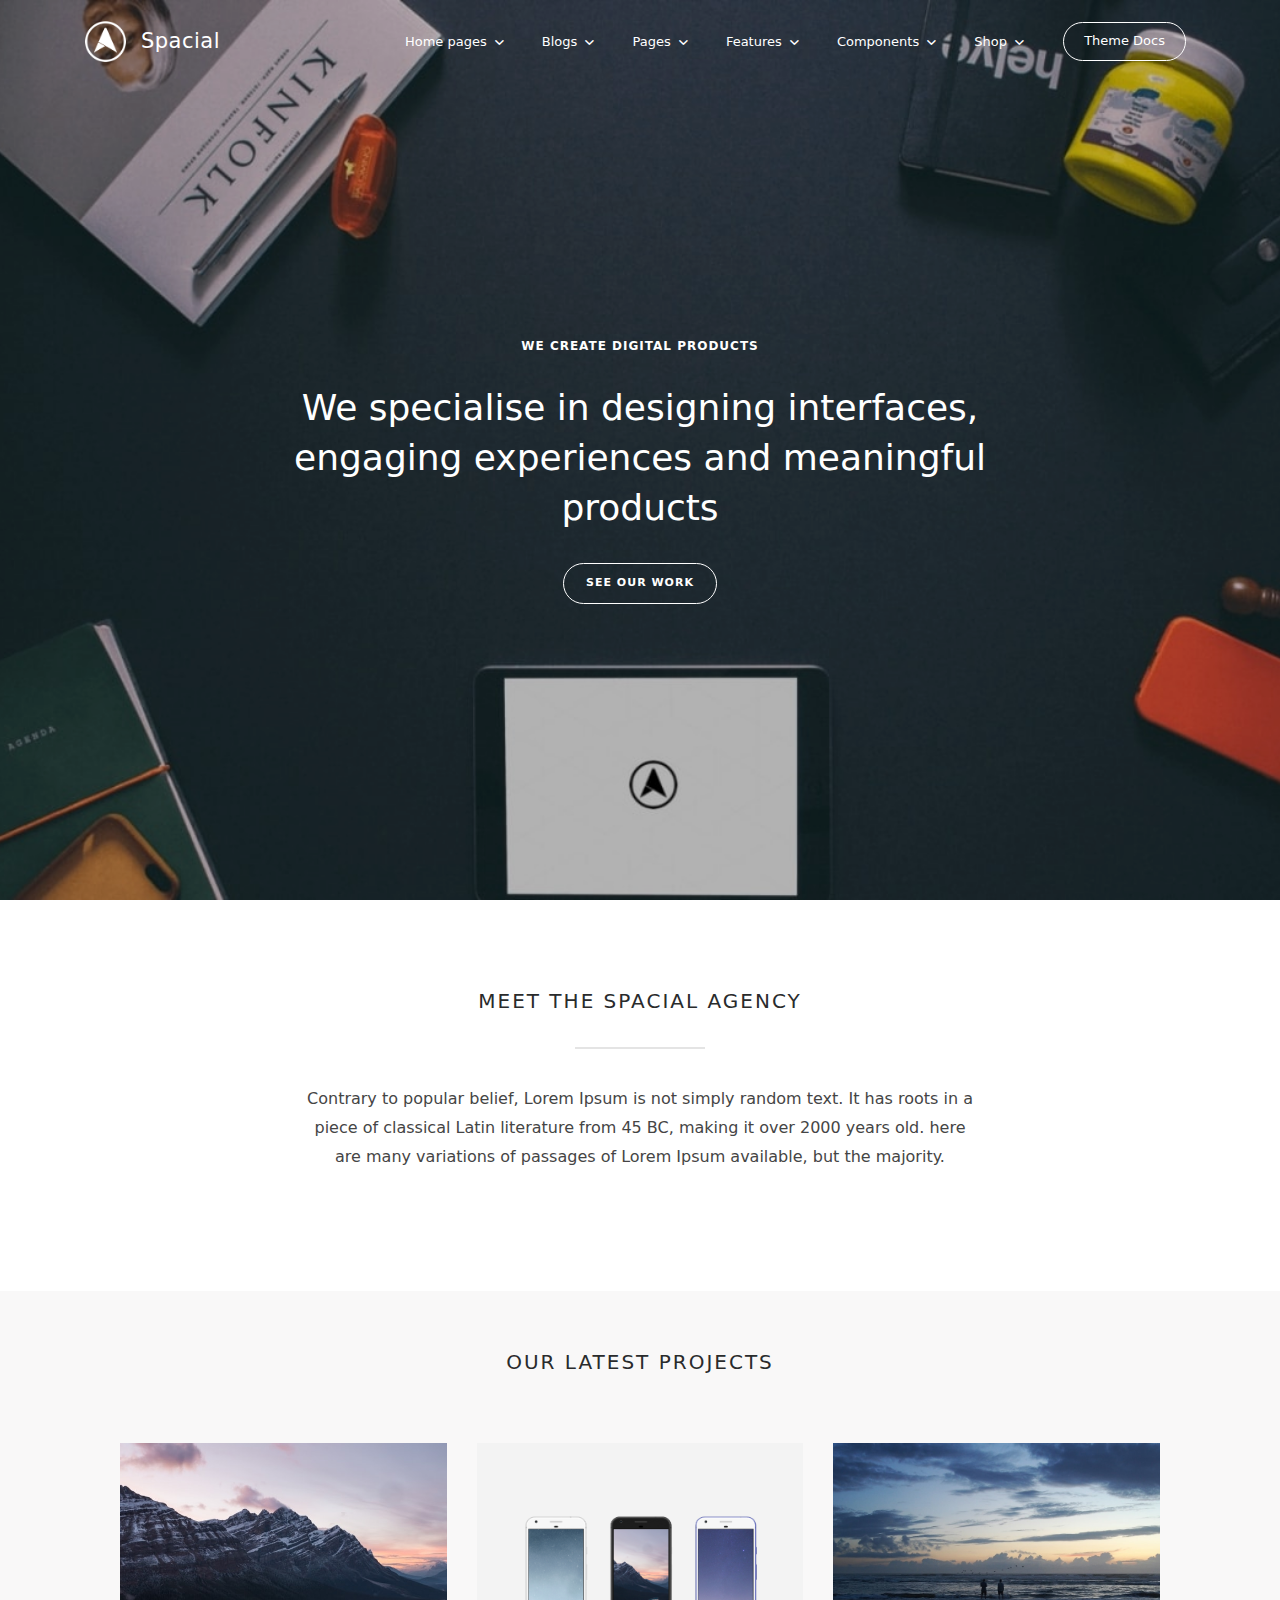
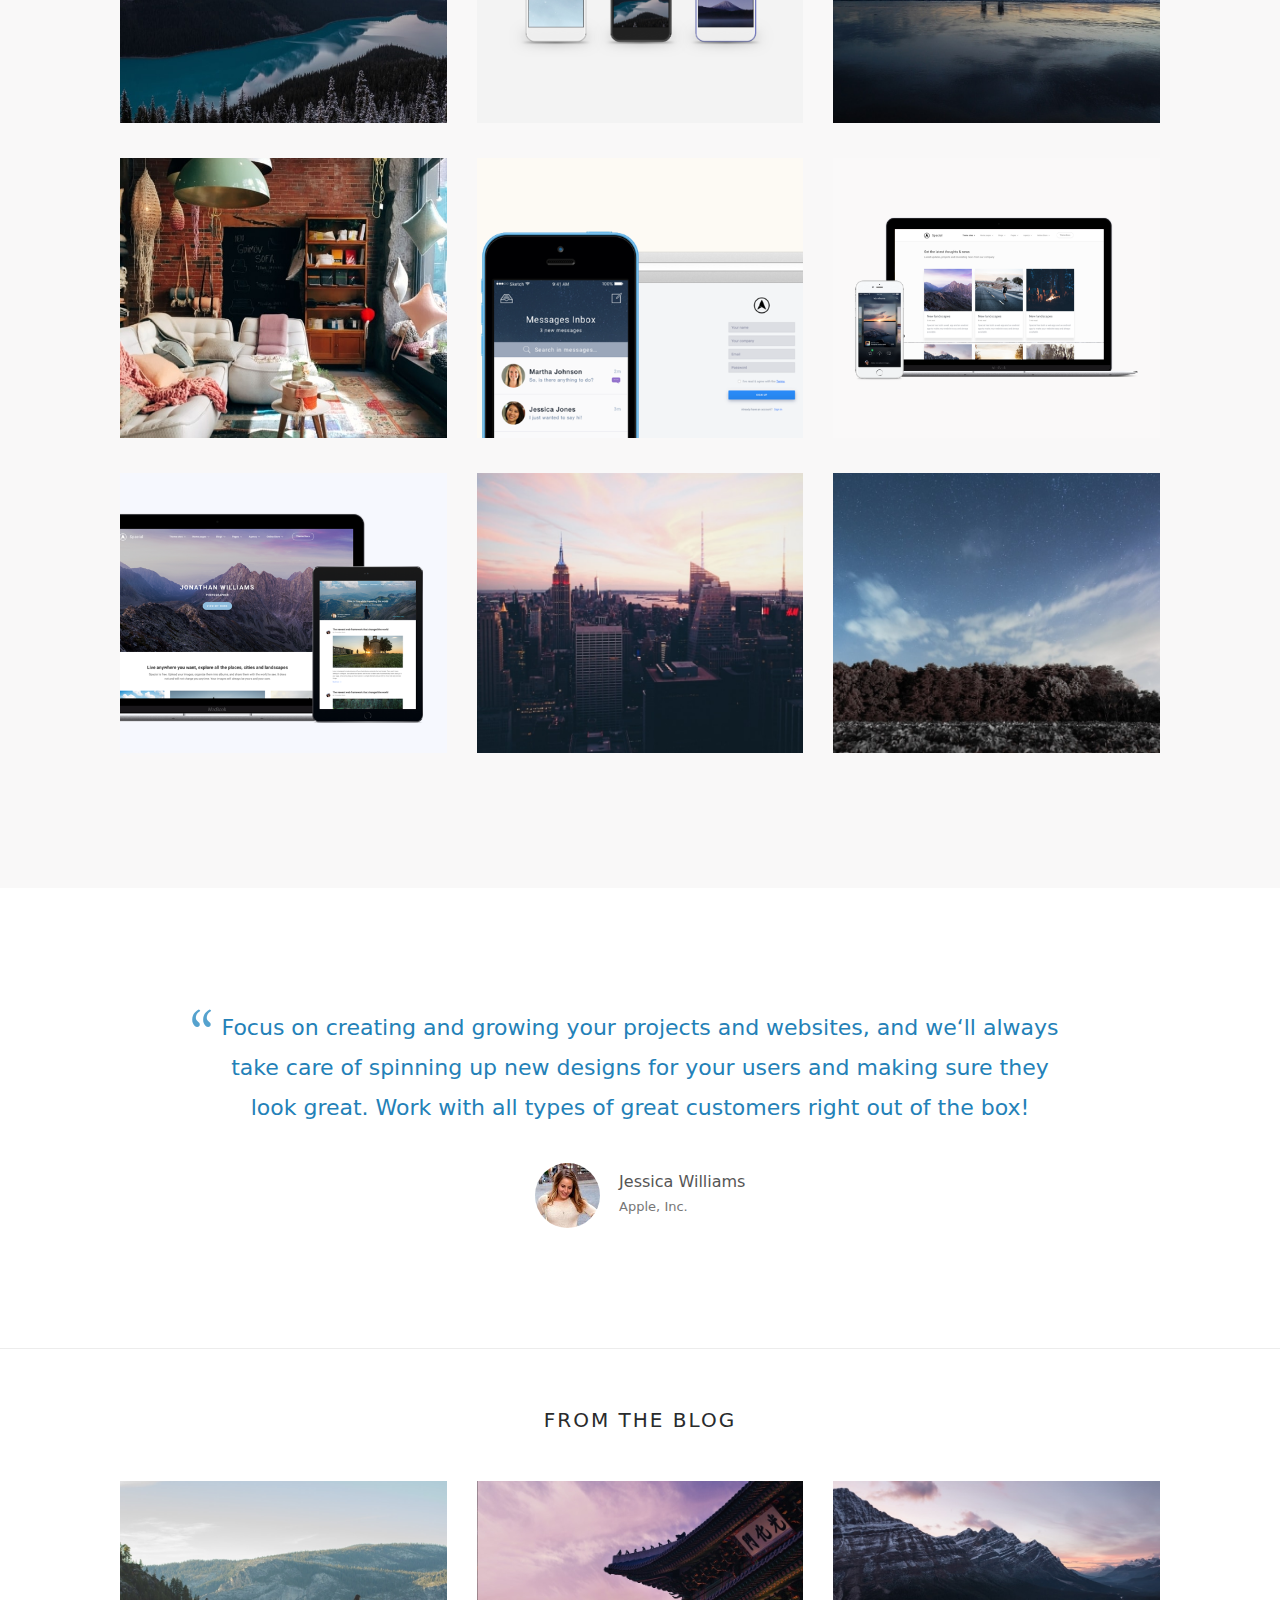
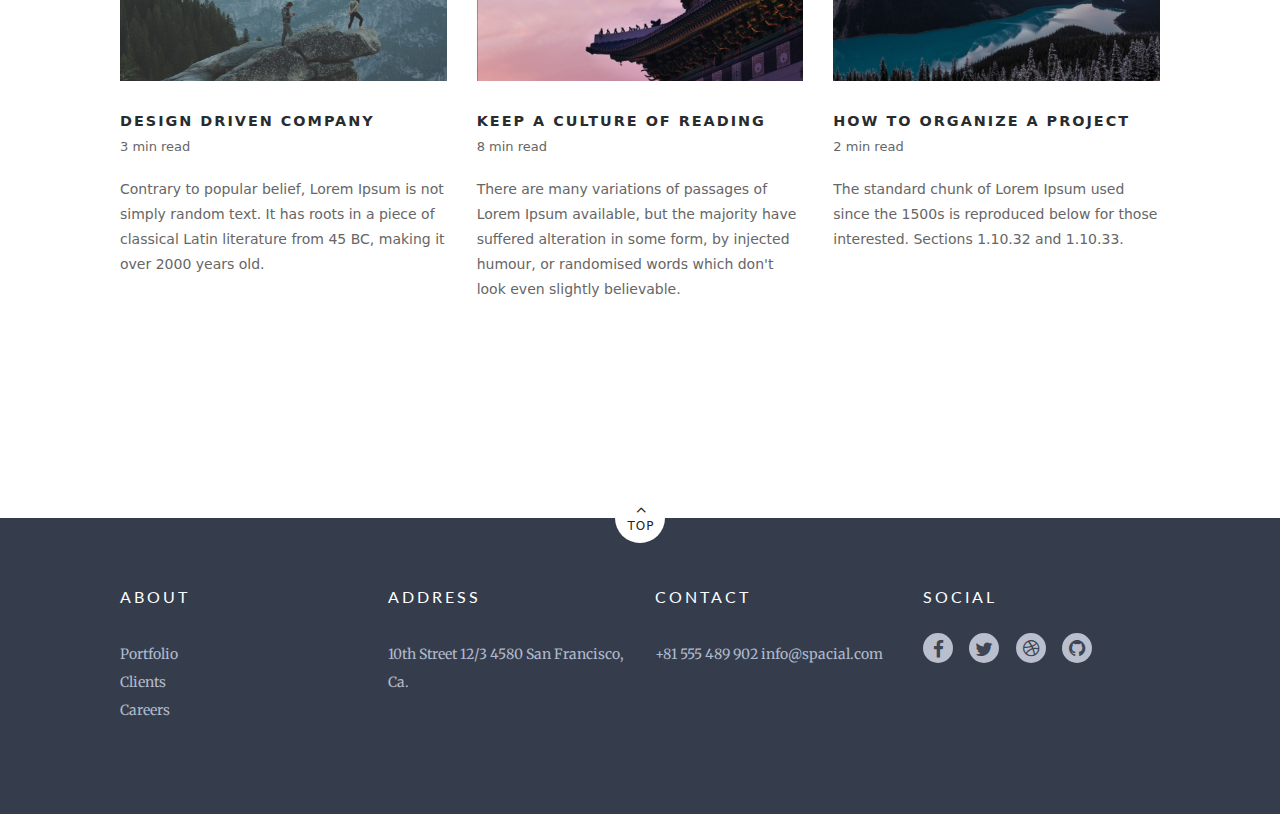
<file: agency.html>
<!doctype html>
<html class="no-js" lang="">
<head>
  <meta charset="utf-8">
  <meta http-equiv="X-UA-Compatible" content="IE=edge">
  <title>Spacial - Index Agency</title>
  <meta name="description" content="">
  <meta name="viewport" content="width=device-width, initial-scale=1, shrink-to-fit=no">

  <!-- Place favicon.ico and apple-touch-icon(s) in the root directory -->
  <link rel="shortcut icon" href="images/favicon.ico">

  <!-- stylesheets -->
  <link rel="stylesheet" type="text/css" href="scss/bootstrap/bootstrap.css" />
  <link rel="stylesheet" type="text/css" href="dist/theme.min.css" />

  <!-- javascript -->
  <script src="https://ajax.googleapis.com/ajax/libs/jquery/3.1.0/jquery.min.js"></script>
  <script src="https://npmcdn.com/tether@1.2.4/dist/js/tether.min.js"></script>
  <script src="dist/theme.min.js"></script>
</head>
<body>
  <!--[if lt IE 9]>
    <script src="http://html5shim.googlecode.com/svn/trunk/html5.js"></script>
  <![endif]-->

  <!--[if lt IE 8]>
    <p class="browsehappy">You are using an <strong>outdated</strong> browser. Please <a href="http://browsehappy.com/">upgrade your browser</a> to improve your experience.</p>
  <![endif]-->

  <nav class="navbar navbar-toggleable-md navbar-inverse bg-transparent" role="navigation">
    <div class="container no-override">
      <button class="navbar-toggler navbar-toggler-right" data-toggle="collapse" data-target="#navbar-collapse">
        <span class="navbar-toggler-icon"></span>
      </button>
      
      <a class="navbar-brand" href="index.html">
        <img src="images/logo-alt-w.png" class="hidden-md-down d-inline mr-2 w-25" />
        Spacial
      </a>

      <div class="collapse navbar-collapse justify-content-end" id="navbar-collapse">
        <ul class="navbar-nav">
          <li class="nav-item active dropdown">
            <a href="#" class="nav-link dropdown-toggle" data-toggle="dropdown">
              Home pages
              <i class="ion-chevron-down"></i>
            </a>
            <div class="dropdown-menu" role="menu">
              <a class="dropdown-item" href="index.html">Business</a>
              <a class="dropdown-item" href="index-app.html">Web app</a>
              <a class="dropdown-item" href="index-features.html">Features showcase</a>
              <a class="dropdown-item" href="agency.html">Creative agency</a>
              <a class="dropdown-item" href="index-mobile.html">App showcase</a>
              <a class="dropdown-item" href="index-mobile-2.html">App showcase 2</a>
              <a class="dropdown-item" href="index-mobile-3.html">App showcase 3</a>
              <a class="dropdown-item" href="index-mobile-4.html">App showcase 4</a>
              <a class="dropdown-item" href="index-slider.html">Hero Slider</a>
              <a class="dropdown-item" href="index-photography.html">Photography</a>
              <a class="dropdown-item" href="index-dark.html">Dark background</a>
              <a class="dropdown-item" href="index-restaurant.html">Restaurant</a>
              <a class="dropdown-item" href="index-event.html">Event</a>
              <a class="dropdown-item" href="index-video.html">Video background</a>
              <a class="dropdown-item" href="intro.html">Intro</a>
            </div>
          </li>
          <li class="nav-item dropdown">
            <a href="#" class="nav-link dropdown-toggle" data-toggle="dropdown">
              Blogs
              <i class="ion-chevron-down"></i>
            </a>
            <div class="dropdown-menu" role="menu">
              <a class="dropdown-item" href="blog.html">Blog list</a>
              <a class="dropdown-item" href="blog-3-cols.html">Blog columns</a>
              <a class="dropdown-item" href="blog-grid.html">Blog grid</a>
              <a class="dropdown-item" href="blog-sidebar.html">Blog sidebar</a>
              <a class="dropdown-item" href="blog-masonry.html">Blog masonry</a>
              <a class="dropdown-item" href="blog-timeline.html">Blog timeline</a>
              <a class="dropdown-item" href="blog-post.html">Single blog post</a>
              <a class="dropdown-item" href="blog-post-alt.html">Single blog post 2</a>
              <a class="dropdown-item" href="blog-post-3.html">Single blog post 3</a>
            </div>
          </li>
          <li class="nav-item dropdown">
            <a href="#" class="nav-link dropdown-toggle" data-toggle="dropdown">
              Pages
              <i class="ion-chevron-down"></i>
            </a>
            <div class="dropdown-menu" role="menu">
              <div class="dropdown dropdown-submenu">
                <a class="dropdown-item dropdown-toggle" href="#" data-toggle="dropdown">
                  About us
                  <i class="ion-chevron-right"></i>
                </a>
                <div class="dropdown-menu">
                  <a class="dropdown-item" href="agency-about.html">About us 1</a>
                  <a class="dropdown-item" href="agency-about-2.html">About us 2</a>
                </div>
              </div>
              <div class="dropdown dropdown-submenu">
                <a class="dropdown-item dropdown-toggle" href="#" data-toggle="dropdown">
                  Portfolio
                  <i class="ion-chevron-right"></i>
                </a>
                <div class="dropdown-menu">
                  <a class="dropdown-item" href="agency-portfolio-2.html">2 columns</a>
                  <a class="dropdown-item" href="agency-portfolio-3.html">3 columns</a>
                  <a class="dropdown-item" href="agency-portfolio-4.html">4 columns</a>
                </div>
              </div>
              <div class="dropdown dropdown-submenu">
                <a class="dropdown-item dropdown-toggle" href="#" data-toggle="dropdown">
                  Contact
                  <i class="ion-chevron-right"></i>
                </a>
                <div class="dropdown-menu">
                  <a class="dropdown-item" href="agency-contact.html">Contact us 1</a>
                  <a class="dropdown-item" href="agency-contact-2.html">Contact us 2</a>
                  <a class="dropdown-item" href="agency-start-project.html">Contact us project</a>
                </div>
              </div>
              <a class="dropdown-item" href="agency-project.html">Project showcase</a>
              <a class="dropdown-item" href="pricing.html">Pricing</a>
              <a class="dropdown-item" href="pricing-charts.html">Pricing charts</a>
              <a class="dropdown-item" href="careers.html">Careers</a>
              <a class="dropdown-item" href="career-post.html">Careers job post</a>
              <a class="dropdown-item" href="support.html">Support</a>
              <a class="dropdown-item" href="support-topic.html">Support topic</a>
              <a class="dropdown-item" href="customers.html">Customer stories</a>
              <a class="dropdown-item" href="customer-story.html">Single customer story</a>
              <div class="dropdown-divider"></div>
              <a class="dropdown-item" href="sign-up.html">Sign up</a>
              <a class="dropdown-item" href="sign-in.html">Sign in</a>
              <a class="dropdown-item" href="recover-password.html">Recover password</a>
              <a class="dropdown-item" href="timeline.html">Timeline</a>
              <a class="dropdown-item" href="coming-soon.html">Coming soon</a>
              <a class="dropdown-item" href="api-docs.html">API docs</a>
            </div>
          </li>
          <li class="nav-item dropdown">
            <a href="#" class="nav-link dropdown-toggle" data-toggle="dropdown">
              Features
              <i class="ion-chevron-down"></i>
            </a>
            <div class="dropdown-menu" role="menu">
              <div class="dropdown dropdown-submenu">
                <a class="dropdown-item dropdown-toggle" href="#" data-toggle="dropdown">
                  Headers
                  <i class="ion-chevron-right"></i>
                </a>
                <div class="dropdown-menu">
                  <a class="dropdown-item" href="header-light.html">Light</a>
                  <a class="dropdown-item" href="header-dark.html">Dark</a>
                  <a class="dropdown-item" href="header-transparent-light.html">Transparent light</a>
                  <a class="dropdown-item" href="header-transparent-dark.html">Transparent dark</a>
                  <a class="dropdown-item" href="header-transparent-fixed-light.html">Transparent fixed light</a>
                  <a class="dropdown-item" href="header-transparent-fixed-dark.html">Transparent fixed dark</a>
                  <a class="dropdown-item" href="header-navleft.html">Navbar left</a>
                  <a class="dropdown-item" href="header-dark-submenu.html">Dark submenu</a>
                  <a class="dropdown-item" href="header-fixed-bottom.html">Bottom fixed</a>
                  <a class="dropdown-item" href="header-logo-center.html">Logo center</a>
                  <a class="dropdown-item" href="header-all-center.html">All center</a>
                  <a class="dropdown-item" href="header-full-width.html">Full width</a>
                </div>
              </div>
              <div class="dropdown dropdown-submenu">
                <a class="dropdown-item dropdown-toggle" href="#" data-toggle="dropdown">
                  Footers
                  <i class="ion-chevron-right"></i>
                </a>
                <div class="dropdown-menu">
                  <a class="dropdown-item" href="header-light.html#footer">Dark</a>
                  <a class="dropdown-item" href="footer-light.html#footer">Light</a>
                  <a class="dropdown-item" href="footer-big-menu.html#footer">Big Menu</a>
                  <a class="dropdown-item" href="footer-sign-up.html#footer">Sign up</a>
                  <a class="dropdown-item" href="footer-agency.html#footer">Agency</a>
                </div>
              </div>
              <div class="dropdown dropdown-submenu">
                <a class="dropdown-item dropdown-toggle" href="#" data-toggle="dropdown">
                  Email templates
                  <i class="ion-chevron-right"></i>
                </a>
                <div class="dropdown-menu">
                  <a class="dropdown-item" href="email-template-newsletter.html" target="_blank">
                    Newsletter
                    <i class="ion-share"></i>
                  </a>
                  <a class="dropdown-item" href="email-template-receipt.html" target="_blank">
                    Receipt
                    <i class="ion-share"></i>
                  </a>
                  <a class="dropdown-item" href="email-template-announcement.html" target="_blank">
                    Simple announcement
                    <i class="ion-share"></i>
                  </a>
                  <a class="dropdown-item" href="email-template-text.html" target="_blank">
                    Formal text
                    <i class="ion-share"></i>
                  </a>
                </div>
              </div>
              <a class="dropdown-item" href="docs/grid-system.html">Grid system</a>
              <a class="dropdown-item" href="docs/animations.html">Animations</a>
              <a class="dropdown-item" href="docs/typography.html">Typography</a>
            </div>
          </li>
          <li class="nav-item dropdown dropdown-extend">
            <a href="#" class="nav-link dropdown-toggle" data-toggle="dropdown">
              Components
              <i class="ion-chevron-down"></i>
            </a>
            <div class="dropdown-menu dropdown-extend-menu" role="menu">
              <div class="row">
                <div class="col-md-3">
                  <a class="dropdown-item" href="docs/alerts.html"><i class="ion-alert-circled"></i> Alerts</a>
                  <a class="dropdown-item" href="docs/animations.html"><i class="ion-wand"></i> Animations</a>
                  <a class="dropdown-item" href="docs/badges.html"><i class="ion-ios-pricetag-outline"></i> Badges</a>
                  <a class="dropdown-item" href="docs/buttons.html"><i class="ion-ios-paperplane"></i> Buttons</a>
                  <a class="dropdown-item" href="docs/button-groups.html"><i class="ion-ios-browsers"></i> Button groups</a>
                  <a class="dropdown-item" href="docs/cards.html"><i class="ion-ios-albums-outline"></i> Cards</a>
                </div>
                <div class="col-md-3">
                  <a class="dropdown-item" href="docs/carousel.html"><i class="ion-android-arrow-dropright-circle"></i> Carousel</a>
                  <a class="dropdown-item" href="docs/accordion.html"><i class="ion-navicon"></i> Accordion</a>
                  <a class="dropdown-item" href="docs/cta.html"><i class="ion-funnel"></i> Call to action</a>
                  <a class="dropdown-item" href="docs/dropdowns.html"><i class="ion-arrow-down-b"></i> Dropdowns</a>
                  <a class="dropdown-item" href="docs/forms.html"><i class="ion-clipboard"></i> Forms</a>
                  <a class="dropdown-item" href="docs/input-groups.html"><i class="ion-toggle"></i> Input groups</a>
                </div>
                <div class="col-md-3">
                  <a class="dropdown-item" href="docs/icons.html"><i class="ion-social-octocat"></i> Icons</a>
                  <a class="dropdown-item" href="docs/list-groups.html"><i class="ion-ios-list-outline"></i> List groups</a>
                  <a class="dropdown-item" href="docs/modals.html"><i class="ion-monitor"></i> Modals</a>
                  <a class="dropdown-item" href="docs/navs.html"><i class="ion-navigate"></i> Navs</a>
                  <a class="dropdown-item" href="docs/navbars.html"><i class="ion-navicon-round"></i> Navbars</a>
                  <a class="dropdown-item" href="docs/plugins.html"><i class="ion-compose"></i> New plugins</a>
                </div>
                <div class="col-md-3">
                  <a class="dropdown-item" href="docs/progress.html"><i class="ion-stats-bars d-inline-block" style="transform: rotate(90deg);"></i> Progress bars</a>
                  <a class="dropdown-item" href="docs/stats-cards.html"><i class="ion-arrow-graph-up-right"></i> Stats cards</a>
                  <a class="dropdown-item" href="docs/tables.html"><i class="ion-grid"></i> Tables</a>
                  <a class="dropdown-item" href="docs/typography.html"><i class="ion-paintbrush"></i> Typography</a>
                </div>
              </div>
            </div>
          </li>
          <li class="nav-item dropdown">
            <a href="#" class="nav-link dropdown-toggle" data-toggle="dropdown">
              Shop
              <i class="ion-chevron-down"></i>
            </a>
            <div class="dropdown-menu" role="menu">
              <a class="dropdown-item" href="ecommerce/index.html">Home page</a>
              <a class="dropdown-item" href="ecommerce/collection-grid.html">Products grid</a>
              <a class="dropdown-item" href="ecommerce/collection-list.html">Products list</a>
              <a class="dropdown-item" href="ecommerce/collection-grid-sidebar.html">Products grid w/ sidebar</a>
              <a class="dropdown-item" href="ecommerce/collection-list-sidebar.html">Products list w/ sidebar</a>
              <a class="dropdown-item" href="ecommerce/product.html">Single product</a>
              <a class="dropdown-item" href="ecommerce/cart.html">Cart</a>
              <a class="dropdown-item" href="ecommerce/search.html">Search results</a>
              <a class="dropdown-item" href="ecommerce/checkout.html">Checkout</a>
              <a class="dropdown-item" href="ecommerce/checkout-payment.html">Checkout ship & payment</a>
              <a class="dropdown-item" href="ecommerce/checkout-confirmation.html">Checkout confirmation</a>
              <a class="dropdown-item" href="ecommerce/account-orders.html">My account order history</a>
              <a class="dropdown-item" href="ecommerce/account-wishlist.html">My account wishlist</a>
              <a class="dropdown-item" href="ecommerce/account-profile.html">My account profile</a>
              <a class="dropdown-item" href="ecommerce/account-invoice.html">Order invoice</a>
              <a class="dropdown-item" href="ecommerce/sign-up.html">Sign up</a>
              <a class="dropdown-item" href="ecommerce/sign-in.html">Sign in</a>
            </div>
          </li>
          <li class="nav-item">
            <a class="nav-link nav-link--rounded" href="docs/intro.html">Theme Docs</a>
          </li>
        </ul>
      </div>
    </div>
  </nav>

  <div class="agency-hero">
    <section class="container">
      <div class="hero-text">
        <h1 class="customFadeInUp">
          We create digital products
        </h1>
        <p class="customFadeInUp">
          We specialise in designing interfaces, engaging experiences and meaningful products
        </p>
        <a href="agency-portfolio-4.html" class="customFadeInUp">
          See our work
        </a>
      </div>
    </section>
  </div>

  <div class="agency-intro">
    <div class="container">
      <h3>
        Meet the Spacial Agency
      </h3>
      <hr>
      <p>
        Contrary to popular belief, Lorem Ipsum is not simply random text. It has roots in a piece of classical Latin literature from 45 BC, making it over 2000 years old. here are many variations of passages of Lorem Ipsum available, but the majority.
      </p>
    </div>
  </div>

  <div class="agency-portfolio">
    <div class="container">
      <h2>
        Our latest projects
      </h2>

      <div class="row">
        <div class="col-lg-4 col-md-6">
          <a href="agency-project.html" class="project">
            <span class="mask">
              <span class="info">
                <h3>Landscape Trip</h3>
                <p>
                  Blog About spacial trips 
                </p>
              </span>
              <span class="btn-see-project">
                See project
              </span>
            </span>
            <span style="background-image:url('images/unsplash/photo-1478059425650-ca13d6d422f4.jpg');" class="pic">
            </span>
          </a>
        </div>
        <div class="col-lg-4 col-md-6">
          <a href="agency-project.html" class="project">
            <span class="mask">
              <span class="info">
                <h3>Mobile Analytics</h3>
                <p>
                  iOS mobile app for charts and stuff
                </p>
              </span>
              <span class="btn-see-project">
                See project
              </span>
            </span>
            <span style="background-image:url('images/project/shot-3.jpg');" class="pic">
            </span>
          </a>
        </div>
        <div class="col-lg-4 col-md-6">
          <a href="agency-project.html" class="project">
            <span class="mask">
              <span class="info">
                <h3>New client website</h3>
                <p>
                  International business site
                </p>
              </span>
              <span class="btn-see-project">
                See project
              </span>
            </span>
            <span style="background-image:url('images/unsplash/photo-1422558044352-896cd9799885.jpg');" class="pic">
            </span>
          </a>
        </div>
        <div class="col-lg-4 col-md-6">
          <a href="agency-project.html" class="project">
            <span class="mask">
              <span class="info">
                <h3>Health App</h3>
                <p>
                  Keep track of your health
                </p>
              </span>
              <span class="btn-see-project">
                See project
              </span>
            </span>
            <span style="background-image:url('images/unsplash/photo-1470274038469-958113db2384.jpg');" class="pic">
            </span>
          </a>
        </div>
        <div class="col-lg-4 col-md-6">
          <a href="agency-project.html" class="project">
            <span class="mask">
              <span class="info">
                <h3>PSD Freebie</h3>
                <p>
                  Free presentation mockups
                </p>
              </span>
              <span class="btn-see-project">
                See project
              </span>
            </span>
            <span style="background-image:url('images/project/shot-4.jpg');" class="pic">
            </span>
          </a>
        </div>
        <div class="col-lg-4 col-md-6">
          <a href="agency-project.html" class="project">
            <span class="mask">
              <span class="info">
                <h3>Grid Blog</h3>
                <p>
                  Portfolio grid blog
                </p>
              </span>
              <span class="btn-see-project">
                See project
              </span>
            </span>
            <span style="background-image:url('images/project/shot-1.jpg');" class="pic">
            </span>
          </a>
        </div>
        <div class="col-lg-4 col-md-6">
          <a href="agency-project.html" class="project">
            <span class="mask">
              <span class="info">
                <h3>App Icon</h3>
                <p>
                  New mobile app icon for fighters
                </p>
              </span>
              <span class="btn-see-project">
                See project
              </span>
            </span>
            <span style="background-image:url('images/project/shot-2.jpg');" class="pic">
            </span>
          </a>
        </div>
        <div class="col-lg-4 col-md-6">
          <a href="agency-project.html" class="project">
            <span class="mask">
              <span class="info">
                <h3>Portfolio showcase</h3>
                <p>
                  Grid-based site for work
                </p>
              </span>
              <span class="btn-see-project">
                See project
              </span>
            </span>
            <span style="background-image:url('images/unsplash/photo-1474843148229-3163319fcc4c.jpg');" class="pic">
            </span>
          </a>
        </div>
        <div class="col-lg-4 col-md-6">
          <a href="agency-project.html" class="project">
            <span class="mask">
              <span class="info">
                <h3>App Food Icon</h3>
                <p>
                  New icon for food mobile app
                </p>
              </span>
              <span class="btn-see-project">
                See project
              </span>
            </span>
            <span style="background-image:url('images/unsplash/photo-1472132858735-6313c7962473.jpg');" class="pic">
            </span>
          </a>
        </div>
      </div>
    </div>
  </div>

  <div class="agency-testimonial">
    <div class="container">
      <div class="quote">
        <span class="quote-mark">&#8220;</span>
        Focus on creating and growing your projects and websites, and we‘ll always take care of spinning up new designs for your users and making sure they look great. Work with all types of great customers right out of the box!
      </div>
      <div class="author">
        <img src="images/uifaces/9.jpg" />
        <span class="name">
          Jessica Williams

          <span class="company">
            Apple, Inc.
          </span>
        </span>
      </div>
    </div>
  </div>

  <div class="agency-from-the-blog">
    <div class="container">
      <h3>From the blog</h3>
      <div class="row">
        <div class="col-md-4">
          <div class="post">
            <a href="#" class="pic" style="background-image:url('images/unsplash/photo-1422665717225-1a37f226c92a.jpg');">
            </a>
            <div class="title">
              Design driven company
            </div>
            <div class="min-read">
              3 min read
            </div>
            <p>
              Contrary to popular belief, Lorem Ipsum is not simply random text. It has roots in a piece of classical Latin literature from 45 BC, making it over 2000 years old.
            </p>
          </div>
        </div>
        <div class="col-md-4">
          <div class="post">
            <a href="#" class="pic" style="background-image:url('images/unsplash/photo-1424873380396-9580028d74db.jpg');">
            </a>
            <div class="title">
              Keep a culture of reading
            </div>
            <div class="min-read">
              8 min read
            </div>
            <p>
              There are many variations of passages of Lorem Ipsum available, but the majority have suffered alteration in some form, by injected humour, or randomised words which don't look even slightly believable.
            </p>
          </div>
        </div>
        <div class="col-md-4">
          <div class="post">
            <a href="#" class="pic" style="background-image:url('images/unsplash/photo-1478059425650-ca13d6d422f4.jpg');">
            </a>
            <div class="title">
              How to organize a project
            </div>
            <div class="min-read">
              2 min read
            </div>
            <p>
              The standard chunk of Lorem Ipsum used since the 1500s is reproduced below for those interested. Sections 1.10.32 and 1.10.33.
            </p>
          </div>
        </div>
      </div>
    </div>
  </div>

  <div class="agency-footer">
    <a href="#" class="go-top">
      <i class="fa fa-angle-up"></i>
      TOP
    </a>
    <div class="container">
      <div class="row">
        <div class="col-md-3">
          <h4>About</h4>
          <a href="#" class="legal">Portfolio</a>
          <a href="#" class="legal">Clients</a>
          <a href="#" class="legal">Careers</a>
        </div>
        <div class="col-md-3">
          <h4>Address</h4>
          <p>
            10th Street 12/3
            4580 San Francisco, Ca.
          </p>
        </div>
        <div class="col-md-3">
          <h4>Contact</h4>
          <p>
            +81 555 489 902
            info@spacial.com
          </p>
        </div>
        <div class="col-md-3">
          <h4>Social</h4>
          <a href="#" class="social first">
            <i class="fa fa-facebook"></i>
          </a>
          <a href="#" class="social">
            <i class="fa fa-twitter"></i>
          </a>
          <a href="#" class="social">
            <i class="fa fa-dribbble"></i>
          </a>
          <a href="#" class="social">
            <i class="fa fa-github"></i>
          </a>
        </div>
      </div>
    </div>
  </div>

  <script type="text/javascript">
    $(function () {
      if (!window.utils.isMobile()) {
        $(window).scroll(function() {
          var scroll = $(window).scrollTop(), 
          slowScroll = scroll/4,
          slowBg = 50 + slowScroll;

          $('.agency-hero').css("background-position", "center " + slowBg + "%");
        });

        utils.parallax_text($(".agency-hero .hero-text"), $(".hero-text").position().top);
      }
    });
  </script>


  <!-- Google Analytics: change UA-XXXXX-X to be your site's ID. -->
  <script>
    // (function(b,o,i,l,e,r){b.GoogleAnalyticsObject=l;b[l]||(b[l]=
    // function(){(b[l].q=b[l].q||[]).push(arguments)});b[l].l=+new Date;
    // e=o.createElement(i);r=o.getElementsByTagName(i)[0];
    // e.src='//www.google-analytics.com/analytics.js';
    // r.parentNode.insertBefore(e,r)}(window,document,'script','ga'));
    // ga('create','UA-XXXXX-X','auto');ga('send','pageview');
  </script>
</body>
</html>
</file>
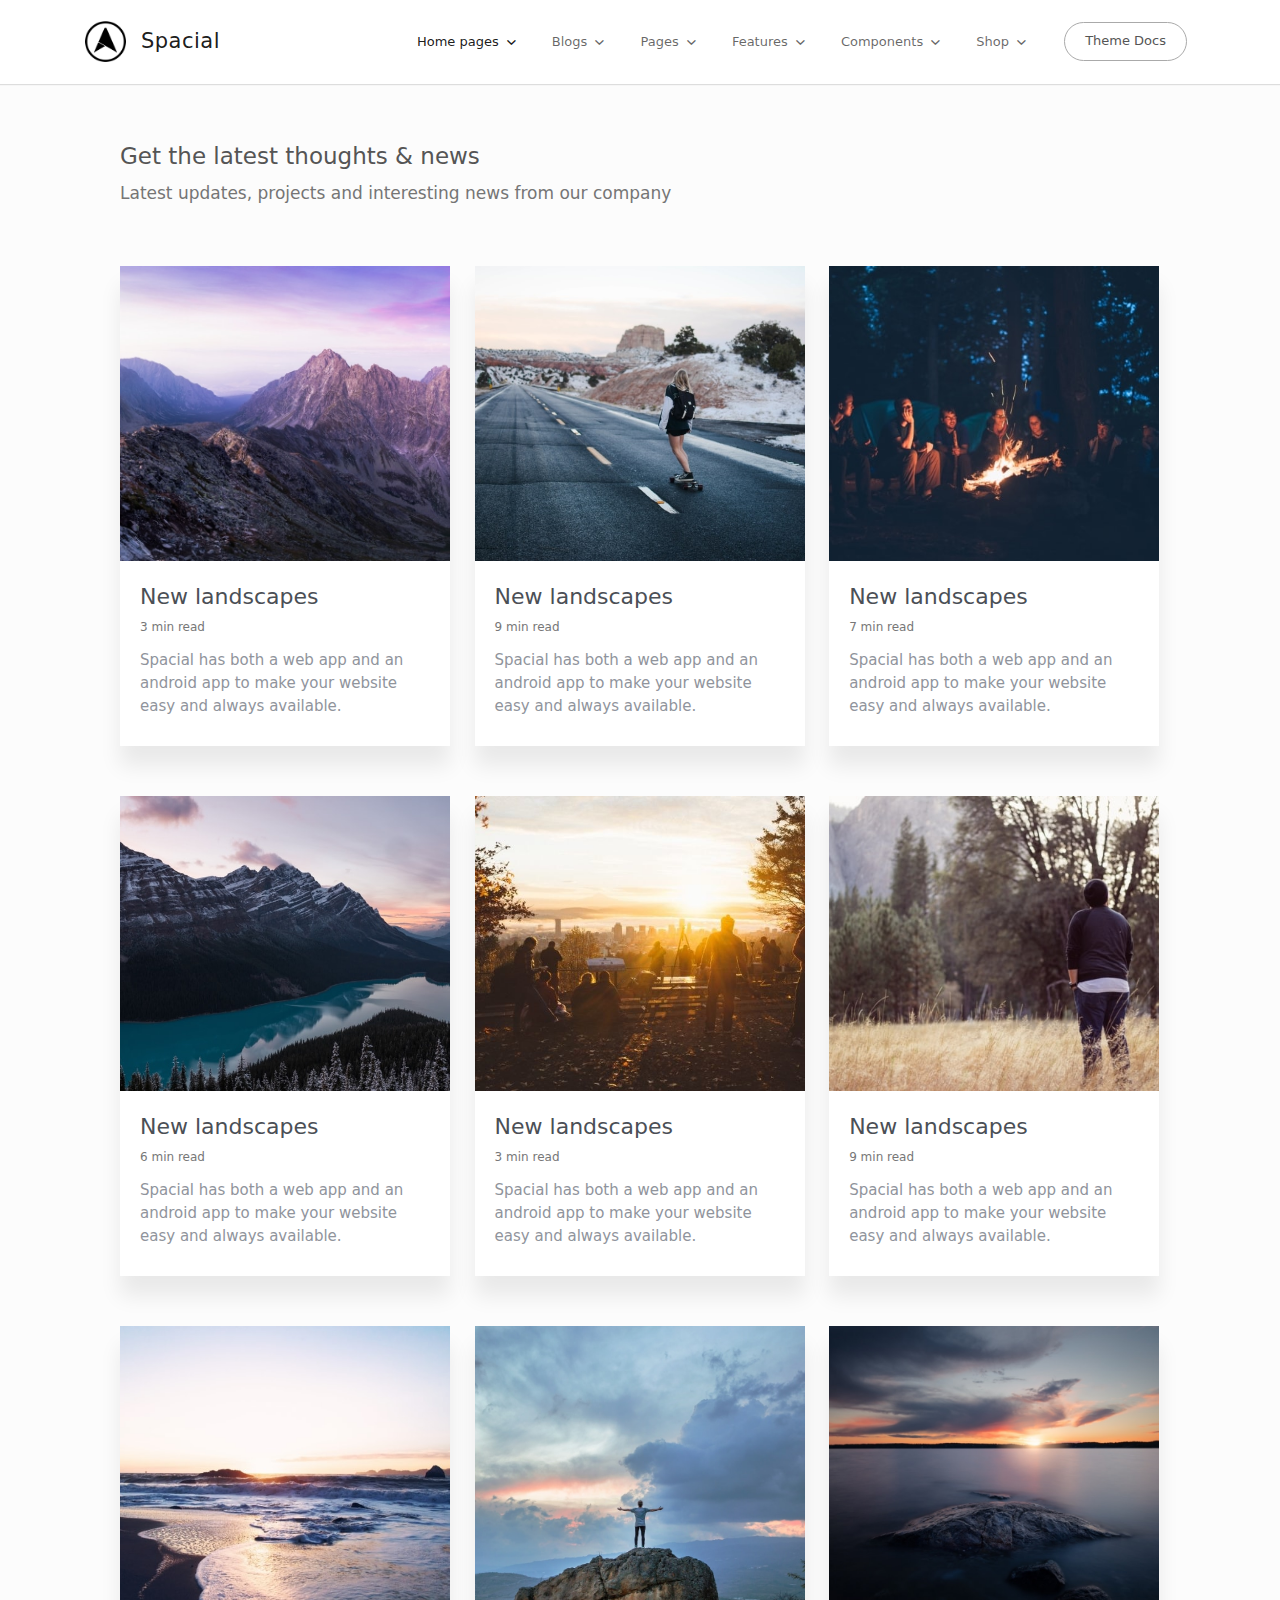
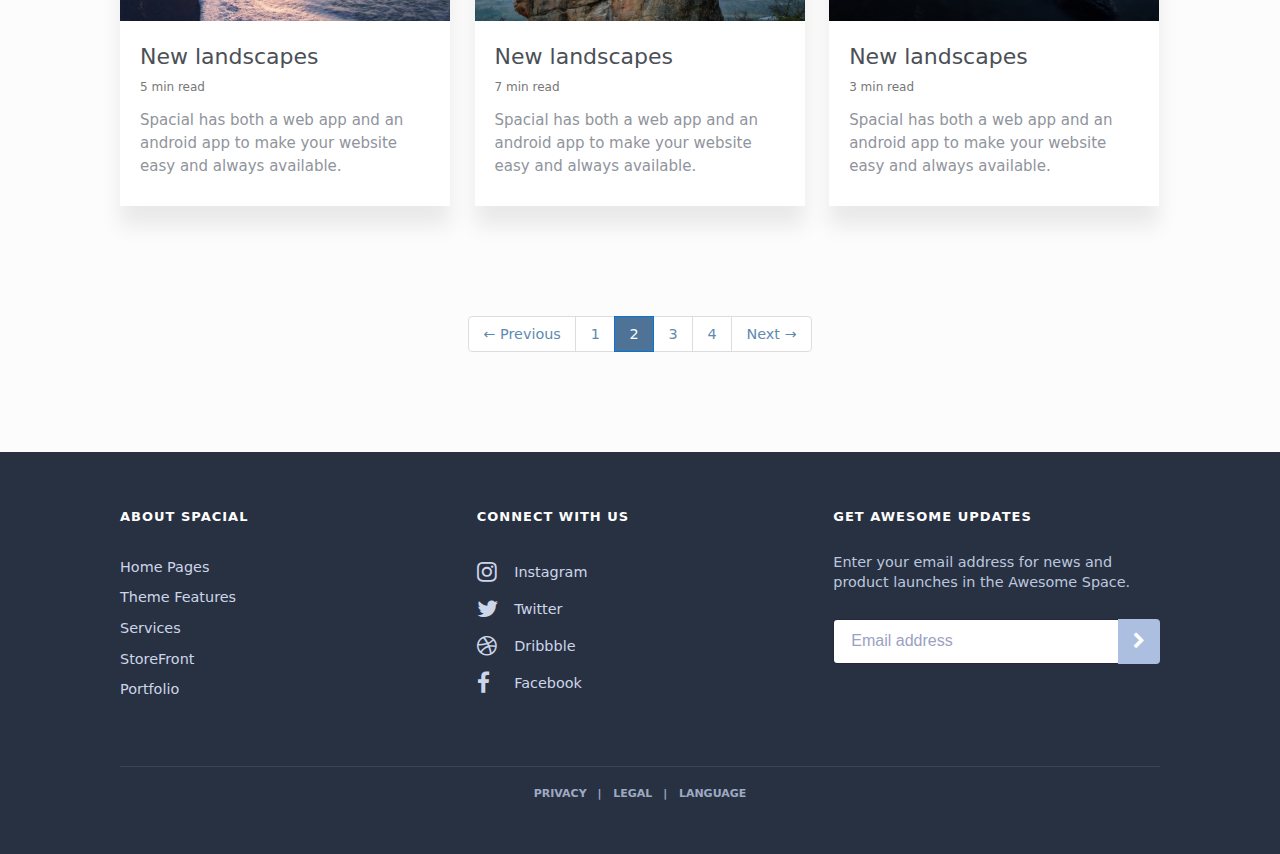
<file: blog-3-cols.html>
<!doctype html>
<html class="no-js" lang="">
<head>
  <meta charset="utf-8">
  <meta http-equiv="X-UA-Compatible" content="IE=edge">
  <title>Spacial - Blog columns</title>
  <meta name="description" content="">
  <meta name="viewport" content="width=device-width, initial-scale=1, shrink-to-fit=no">

  <!-- Place favicon.ico and apple-touch-icon(s) in the root directory -->
  <link rel="shortcut icon" href="images/favicon.ico">

  <!-- stylesheets -->
  <link rel="stylesheet" type="text/css" href="scss/bootstrap/bootstrap.css" />
  <link rel="stylesheet" type="text/css" href="dist/theme.min.css" />

  <!-- javascript -->
  <script src="https://ajax.googleapis.com/ajax/libs/jquery/3.1.0/jquery.min.js"></script>
  <script src="https://npmcdn.com/tether@1.2.4/dist/js/tether.min.js"></script>
  <script src="dist/theme.min.js"></script>
</head>
<body class="blog-cols-page">
  <!--[if lt IE 9]>
    <script src="http://html5shim.googlecode.com/svn/trunk/html5.js"></script>
  <![endif]-->

  <!--[if lt IE 8]>
    <p class="browsehappy">You are using an <strong>outdated</strong> browser. Please <a href="http://browsehappy.com/">upgrade your browser</a> to improve your experience.</p>
  <![endif]-->

  <nav class="navbar navbar-toggleable-md navbar-light" role="navigation">
    <div class="container no-override">
      <button class="navbar-toggler navbar-toggler-right" data-toggle="collapse" data-target="#navbar-collapse">
        <span class="navbar-toggler-icon"></span>
      </button>
      
      <a class="navbar-brand" href="index.html">
        <img src="images/logo-alt-b.png" class="hidden-md-down d-inline mr-2 w-25" />
        Spacial
      </a>

      <div class="collapse navbar-collapse justify-content-end" id="navbar-collapse">
        <ul class="navbar-nav">
          <li class="nav-item active dropdown">
            <a href="#" class="nav-link dropdown-toggle" data-toggle="dropdown">
              Home pages
              <i class="ion-chevron-down"></i>
            </a>
            <div class="dropdown-menu" role="menu">
              <a class="dropdown-item" href="index.html">Business</a>
              <a class="dropdown-item" href="index-app.html">Web app</a>
              <a class="dropdown-item" href="index-features.html">Features showcase</a>
              <a class="dropdown-item" href="agency.html">Creative agency</a>
              <a class="dropdown-item" href="index-mobile.html">App showcase</a>
              <a class="dropdown-item" href="index-mobile-2.html">App showcase 2</a>
              <a class="dropdown-item" href="index-mobile-3.html">App showcase 3</a>
              <a class="dropdown-item" href="index-mobile-4.html">App showcase 4</a>
              <a class="dropdown-item" href="index-slider.html">Hero Slider</a>
              <a class="dropdown-item" href="index-photography.html">Photography</a>
              <a class="dropdown-item" href="index-dark.html">Dark background</a>
              <a class="dropdown-item" href="index-restaurant.html">Restaurant</a>
              <a class="dropdown-item" href="index-event.html">Event</a>
              <a class="dropdown-item" href="index-video.html">Video background</a>
              <a class="dropdown-item" href="intro.html">Intro</a>
            </div>
          </li>
          <li class="nav-item dropdown">
            <a href="#" class="nav-link dropdown-toggle" data-toggle="dropdown">
              Blogs
              <i class="ion-chevron-down"></i>
            </a>
            <div class="dropdown-menu" role="menu">
              <a class="dropdown-item" href="blog.html">Blog list</a>
              <a class="dropdown-item" href="blog-3-cols.html">Blog columns</a>
              <a class="dropdown-item" href="blog-grid.html">Blog grid</a>
              <a class="dropdown-item" href="blog-sidebar.html">Blog sidebar</a>
              <a class="dropdown-item" href="blog-masonry.html">Blog masonry</a>
              <a class="dropdown-item" href="blog-timeline.html">Blog timeline</a>
              <a class="dropdown-item" href="blog-post.html">Single blog post</a>
              <a class="dropdown-item" href="blog-post-alt.html">Single blog post 2</a>
              <a class="dropdown-item" href="blog-post-3.html">Single blog post 3</a>
            </div>
          </li>
          <li class="nav-item dropdown">
            <a href="#" class="nav-link dropdown-toggle" data-toggle="dropdown">
              Pages
              <i class="ion-chevron-down"></i>
            </a>
            <div class="dropdown-menu" role="menu">
              <div class="dropdown dropdown-submenu">
                <a class="dropdown-item dropdown-toggle" href="#" data-toggle="dropdown">
                  About us
                  <i class="ion-chevron-right"></i>
                </a>
                <div class="dropdown-menu">
                  <a class="dropdown-item" href="agency-about.html">About us 1</a>
                  <a class="dropdown-item" href="agency-about-2.html">About us 2</a>
                </div>
              </div>
              <div class="dropdown dropdown-submenu">
                <a class="dropdown-item dropdown-toggle" href="#" data-toggle="dropdown">
                  Portfolio
                  <i class="ion-chevron-right"></i>
                </a>
                <div class="dropdown-menu">
                  <a class="dropdown-item" href="agency-portfolio-2.html">2 columns</a>
                  <a class="dropdown-item" href="agency-portfolio-3.html">3 columns</a>
                  <a class="dropdown-item" href="agency-portfolio-4.html">4 columns</a>
                </div>
              </div>
              <div class="dropdown dropdown-submenu">
                <a class="dropdown-item dropdown-toggle" href="#" data-toggle="dropdown">
                  Contact
                  <i class="ion-chevron-right"></i>
                </a>
                <div class="dropdown-menu">
                  <a class="dropdown-item" href="agency-contact.html">Contact us 1</a>
                  <a class="dropdown-item" href="agency-contact-2.html">Contact us 2</a>
                  <a class="dropdown-item" href="agency-start-project.html">Contact us project</a>
                </div>
              </div>
              <a class="dropdown-item" href="agency-project.html">Project showcase</a>
              <a class="dropdown-item" href="pricing.html">Pricing</a>
              <a class="dropdown-item" href="pricing-charts.html">Pricing charts</a>
              <a class="dropdown-item" href="careers.html">Careers</a>
              <a class="dropdown-item" href="career-post.html">Careers job post</a>
              <a class="dropdown-item" href="support.html">Support</a>
              <a class="dropdown-item" href="support-topic.html">Support topic</a>
              <a class="dropdown-item" href="customers.html">Customer stories</a>
              <a class="dropdown-item" href="customer-story.html">Single customer story</a>
              <div class="dropdown-divider"></div>
              <a class="dropdown-item" href="sign-up.html">Sign up</a>
              <a class="dropdown-item" href="sign-in.html">Sign in</a>
              <a class="dropdown-item" href="recover-password.html">Recover password</a>
              <a class="dropdown-item" href="timeline.html">Timeline</a>
              <a class="dropdown-item" href="coming-soon.html">Coming soon</a>
              <a class="dropdown-item" href="api-docs.html">API docs</a>
            </div>
          </li>
          <li class="nav-item dropdown">
            <a href="#" class="nav-link dropdown-toggle" data-toggle="dropdown">
              Features
              <i class="ion-chevron-down"></i>
            </a>
            <div class="dropdown-menu" role="menu">
              <div class="dropdown dropdown-submenu">
                <a class="dropdown-item dropdown-toggle" href="#" data-toggle="dropdown">
                  Headers
                  <i class="ion-chevron-right"></i>
                </a>
                <div class="dropdown-menu">
                  <a class="dropdown-item" href="header-light.html">Light</a>
                  <a class="dropdown-item" href="header-dark.html">Dark</a>
                  <a class="dropdown-item" href="header-transparent-light.html">Transparent light</a>
                  <a class="dropdown-item" href="header-transparent-dark.html">Transparent dark</a>
                  <a class="dropdown-item" href="header-transparent-fixed-light.html">Transparent fixed light</a>
                  <a class="dropdown-item" href="header-transparent-fixed-dark.html">Transparent fixed dark</a>
                  <a class="dropdown-item" href="header-navleft.html">Navbar left</a>
                  <a class="dropdown-item" href="header-dark-submenu.html">Dark submenu</a>
                  <a class="dropdown-item" href="header-fixed-bottom.html">Bottom fixed</a>
                  <a class="dropdown-item" href="header-logo-center.html">Logo center</a>
                  <a class="dropdown-item" href="header-all-center.html">All center</a>
                  <a class="dropdown-item" href="header-full-width.html">Full width</a>
                </div>
              </div>
              <div class="dropdown dropdown-submenu">
                <a class="dropdown-item dropdown-toggle" href="#" data-toggle="dropdown">
                  Footers
                  <i class="ion-chevron-right"></i>
                </a>
                <div class="dropdown-menu">
                  <a class="dropdown-item" href="header-light.html#footer">Dark</a>
                  <a class="dropdown-item" href="footer-light.html#footer">Light</a>
                  <a class="dropdown-item" href="footer-big-menu.html#footer">Big Menu</a>
                  <a class="dropdown-item" href="footer-sign-up.html#footer">Sign up</a>
                  <a class="dropdown-item" href="footer-agency.html#footer">Agency</a>
                </div>
              </div>
              <div class="dropdown dropdown-submenu">
                <a class="dropdown-item dropdown-toggle" href="#" data-toggle="dropdown">
                  Email templates
                  <i class="ion-chevron-right"></i>
                </a>
                <div class="dropdown-menu">
                  <a class="dropdown-item" href="email-template-newsletter.html" target="_blank">
                    Newsletter
                    <i class="ion-share"></i>
                  </a>
                  <a class="dropdown-item" href="email-template-receipt.html" target="_blank">
                    Receipt
                    <i class="ion-share"></i>
                  </a>
                  <a class="dropdown-item" href="email-template-announcement.html" target="_blank">
                    Simple announcement
                    <i class="ion-share"></i>
                  </a>
                  <a class="dropdown-item" href="email-template-text.html" target="_blank">
                    Formal text
                    <i class="ion-share"></i>
                  </a>
                </div>
              </div>
              <a class="dropdown-item" href="docs/grid-system.html">Grid system</a>
              <a class="dropdown-item" href="docs/animations.html">Animations</a>
              <a class="dropdown-item" href="docs/typography.html">Typography</a>
            </div>
          </li>
          <li class="nav-item dropdown dropdown-extend">
            <a href="#" class="nav-link dropdown-toggle" data-toggle="dropdown">
              Components
              <i class="ion-chevron-down"></i>
            </a>
            <div class="dropdown-menu dropdown-extend-menu" role="menu">
              <div class="row">
                <div class="col-md-3">
                  <a class="dropdown-item" href="docs/alerts.html"><i class="ion-alert-circled"></i> Alerts</a>
                  <a class="dropdown-item" href="docs/animations.html"><i class="ion-wand"></i> Animations</a>
                  <a class="dropdown-item" href="docs/badges.html"><i class="ion-ios-pricetag-outline"></i> Badges</a>
                  <a class="dropdown-item" href="docs/buttons.html"><i class="ion-ios-paperplane"></i> Buttons</a>
                  <a class="dropdown-item" href="docs/button-groups.html"><i class="ion-ios-browsers"></i> Button groups</a>
                  <a class="dropdown-item" href="docs/cards.html"><i class="ion-ios-albums-outline"></i> Cards</a>
                </div>
                <div class="col-md-3">
                  <a class="dropdown-item" href="docs/carousel.html"><i class="ion-android-arrow-dropright-circle"></i> Carousel</a>
                  <a class="dropdown-item" href="docs/accordion.html"><i class="ion-navicon"></i> Accordion</a>
                  <a class="dropdown-item" href="docs/cta.html"><i class="ion-funnel"></i> Call to action</a>
                  <a class="dropdown-item" href="docs/dropdowns.html"><i class="ion-arrow-down-b"></i> Dropdowns</a>
                  <a class="dropdown-item" href="docs/forms.html"><i class="ion-clipboard"></i> Forms</a>
                  <a class="dropdown-item" href="docs/input-groups.html"><i class="ion-toggle"></i> Input groups</a>
                </div>
                <div class="col-md-3">
                  <a class="dropdown-item" href="docs/icons.html"><i class="ion-social-octocat"></i> Icons</a>
                  <a class="dropdown-item" href="docs/list-groups.html"><i class="ion-ios-list-outline"></i> List groups</a>
                  <a class="dropdown-item" href="docs/modals.html"><i class="ion-monitor"></i> Modals</a>
                  <a class="dropdown-item" href="docs/navs.html"><i class="ion-navigate"></i> Navs</a>
                  <a class="dropdown-item" href="docs/navbars.html"><i class="ion-navicon-round"></i> Navbars</a>
                  <a class="dropdown-item" href="docs/plugins.html"><i class="ion-compose"></i> New plugins</a>
                </div>
                <div class="col-md-3">
                  <a class="dropdown-item" href="docs/progress.html"><i class="ion-stats-bars d-inline-block" style="transform: rotate(90deg);"></i> Progress bars</a>
                  <a class="dropdown-item" href="docs/stats-cards.html"><i class="ion-arrow-graph-up-right"></i> Stats cards</a>
                  <a class="dropdown-item" href="docs/tables.html"><i class="ion-grid"></i> Tables</a>
                  <a class="dropdown-item" href="docs/typography.html"><i class="ion-paintbrush"></i> Typography</a>
                </div>
              </div>
            </div>
          </li>
          <li class="nav-item dropdown">
            <a href="#" class="nav-link dropdown-toggle" data-toggle="dropdown">
              Shop
              <i class="ion-chevron-down"></i>
            </a>
            <div class="dropdown-menu" role="menu">
              <a class="dropdown-item" href="ecommerce/index.html">Home page</a>
              <a class="dropdown-item" href="ecommerce/collection-grid.html">Products grid</a>
              <a class="dropdown-item" href="ecommerce/collection-list.html">Products list</a>
              <a class="dropdown-item" href="ecommerce/collection-grid-sidebar.html">Products grid w/ sidebar</a>
              <a class="dropdown-item" href="ecommerce/collection-list-sidebar.html">Products list w/ sidebar</a>
              <a class="dropdown-item" href="ecommerce/product.html">Single product</a>
              <a class="dropdown-item" href="ecommerce/cart.html">Cart</a>
              <a class="dropdown-item" href="ecommerce/search.html">Search results</a>
              <a class="dropdown-item" href="ecommerce/checkout.html">Checkout</a>
              <a class="dropdown-item" href="ecommerce/checkout-payment.html">Checkout ship & payment</a>
              <a class="dropdown-item" href="ecommerce/checkout-confirmation.html">Checkout confirmation</a>
              <a class="dropdown-item" href="ecommerce/account-orders.html">My account order history</a>
              <a class="dropdown-item" href="ecommerce/account-wishlist.html">My account wishlist</a>
              <a class="dropdown-item" href="ecommerce/account-profile.html">My account profile</a>
              <a class="dropdown-item" href="ecommerce/account-invoice.html">Order invoice</a>
              <a class="dropdown-item" href="ecommerce/sign-up.html">Sign up</a>
              <a class="dropdown-item" href="ecommerce/sign-in.html">Sign in</a>
            </div>
          </li>
          <li class="nav-item">
            <a class="nav-link nav-link--rounded" href="docs/intro.html">Theme Docs</a>
          </li>
        </ul>
      </div>
    </div>
  </nav>

  <div class="blog-cols-header">
    <div class="container">
      <h1>
        Get the latest thoughts & news
      </h1>
      <p>
        Latest updates, projects and interesting news from our company
      </p>
    </div>
  </div>

  <div class="blog-cols-wrapper">
    <div class="container">
      <a href="blog-post.html" class="post">
        <div class="post-wrapper">
          <div class="post-bg" style="background-image: url('images/unsplash/photo-1466854076813-4aa9ac0fc347.jpg');">
          </div>
          <div class="post-intro">
            <div class="post-title">
              New landscapes
            </div>
            <div class="post-min-read">
              3 min read
            </div>
            <p class="post-description">
              Spacial has both a web app and an android app to make your website easy and always available.
            </p>
          </div>
        </div>
      </a>
      <a href="blog-post.html" class="post">
        <div class="post-wrapper">
          <div class="post-bg" style="background-image: url('images/unsplash/photo-1467659226669-a1360d97be2d.jpg');">
          </div>
          <div class="post-intro">
            <div class="post-title">
              New landscapes
            </div>
            <div class="post-min-read">
              9 min read
            </div>
            <p class="post-description">
              Spacial has both a web app and an android app to make your website easy and always available.
            </p>
          </div>
        </div>
      </a>
      <a href="blog-post.html" class="post">
        <div class="post-wrapper">
          <div class="post-bg" style="background-image: url('images/unsplash/photo-1475483768296-6163e08872a1.jpg');">
          </div>
          <div class="post-intro">
            <div class="post-title">
              New landscapes
            </div>
            <div class="post-min-read">
              7 min read
            </div>
            <p class="post-description">
              Spacial has both a web app and an android app to make your website easy and always available.
            </p>
          </div>
        </div>
      </a>
      <a href="blog-post.html" class="post">
        <div class="post-wrapper">
          <div class="post-bg" style="background-image: url('images/unsplash/photo-1478059425650-ca13d6d422f4.jpg');">
          </div>
          <div class="post-intro">
            <div class="post-title">
              New landscapes
            </div>
            <div class="post-min-read">
              6 min read
            </div>
            <p class="post-description">
              Spacial has both a web app and an android app to make your website easy and always available.
            </p>
          </div>
        </div>
      </a>
      <a href="blog-post.html" class="post">
        <div class="post-wrapper">
          <div class="post-bg" style="background-image: url('images/unsplash/photo-1478809319988-35cad52fd89c.jpg');">
          </div>
          <div class="post-intro">
            <div class="post-title">
              New landscapes
            </div>
            <div class="post-min-read">
              3 min read
            </div>
            <p class="post-description">
              Spacial has both a web app and an android app to make your website easy and always available.
            </p>
          </div>
        </div>
      </a>
      <a href="blog-post.html" class="post">
        <div class="post-wrapper">
          <div class="post-bg" style="background-image: url('images/unsplash/photo-1445282847990-42f666f865e2.jpg');">
          </div>
          <div class="post-intro">
            <div class="post-title">
              New landscapes
            </div>
            <div class="post-min-read">
              9 min read
            </div>
            <p class="post-description">
              Spacial has both a web app and an android app to make your website easy and always available.
            </p>
          </div>
        </div>
      </a>
      <a href="blog-post.html" class="post">
        <div class="post-wrapper">
          <div class="post-bg" style="background-image: url('images/unsplash/photo-1428278819486-8f00bd7cdf80.jpg');">
          </div>
          <div class="post-intro">
            <div class="post-title">
              New landscapes
            </div>
            <div class="post-min-read">
              5 min read
            </div>
            <p class="post-description">
              Spacial has both a web app and an android app to make your website easy and always available.
            </p>
          </div>
        </div>
      </a>
      <a href="blog-post.html" class="post">
        <div class="post-wrapper">
          <div class="post-bg" style="background-image: url('images/unsplash/photo-1454942901704-3c44c11b2ad1.jpg');">
          </div>
          <div class="post-intro">
            <div class="post-title">
              New landscapes
            </div>
            <div class="post-min-read">
              7 min read
            </div>
            <p class="post-description">
              Spacial has both a web app and an android app to make your website easy and always available.
            </p>
          </div>
        </div>
      </a>
      <a href="blog-post.html" class="post">
        <div class="post-wrapper">
          <div class="post-bg" style="background-image: url('images/unsplash/photo-1467703834117-04386e3dadd8.jpg');">
          </div>
          <div class="post-intro">
            <div class="post-title">
              New landscapes
            </div>
            <div class="post-min-read">
              3 min read
            </div>
            <p class="post-description">
              Spacial has both a web app and an android app to make your website easy and always available.
            </p>
          </div>
        </div>
      </a>
    </div>
  </div>

  <nav class="blog-pager">
    <ul class="pagination justify-content-center">
      <li class="page-item">
        <a class="page-link" href="#">&larr; Previous</a>
      </li>
      <li class="page-item">
        <a class="page-link" href="#">1</a>
      </li>
      <li class="page-item active">
        <a class="page-link" href="#">2</a>
      </li>
      <li class="page-item">
        <a class="page-link" href="#">3</a>
      </li>
      <li class="page-item">
        <a class="page-link" href="#">4</a>
      </li>
      <li class="page-item">
        <a class="page-link" href="#">Next &rarr;</a>
      </li>
    </ul>
  </nav>

  <footer class="footer">
    <div class="container">
      <div class="row">
        <div class="col-md-4">
          <div class="title">
            About spacial
          </div>
          <ul class="menu">
            <li>
              <a href="#">Home Pages</a>
            </li>
            <li>
              <a href="#">Theme Features</a>
            </li>
            <li>
              <a href="#">Services</a>
            </li>
            <li>
              <a href="#">StoreFront</a>
            </li>
            <li>
              <a href="#">Portfolio</a>
            </li>
          </ul>
        </div>
        <div class="col-md-4">
          <div class="title">
            Connect with us
          </div>
          <ul class="menu">
            <li>
              <a href="#">
                <i class="fa fa-instagram"></i>
                Instagram
              </a>
            </li>
            <li>
              <a href="#">
                <i class="fa fa-twitter"></i>
                Twitter
              </a>
            </li>
            <li>
              <a href="#">
                <i class="fa fa-dribbble"></i>
                Dribbble
              </a>
            </li>
            <li>
              <a href="#">
                <i class="fa fa-facebook"></i>
                Facebook
              </a>
            </li>
          </ul>
        </div>
        <div class="col-md-4 newsletter">
          <div class="title">
            Get awesome updates
          </div>
          <p>
            Enter your email address for news and product launches in the Awesome Space.
          </p>

          <form action="#">
            <input type="email" class="form-control" placeholder="Email address" />

            <button type="submit">
              <i class="fa fa-chevron-right"></i>
            </button>
          </form>
        </div>
      </div>
      <div class="bottom">
        <ul>
          <li><a href="#">Privacy</a></li>
          <li><a href="#">Legal</a></li>
          <li><a href="#">Language</a></li>
        </ul>
      </div>
    </div>
  </footer>

  <!-- Google Analytics: change UA-XXXXX-X to be your site's ID. -->
  <script>
    // (function(b,o,i,l,e,r){b.GoogleAnalyticsObject=l;b[l]||(b[l]=
    // function(){(b[l].q=b[l].q||[]).push(arguments)});b[l].l=+new Date;
    // e=o.createElement(i);r=o.getElementsByTagName(i)[0];
    // e.src='//www.google-analytics.com/analytics.js';
    // r.parentNode.insertBefore(e,r)}(window,document,'script','ga'));
    // ga('create','UA-XXXXX-X','auto');ga('send','pageview');
  </script>
</body>
</html>
</file>
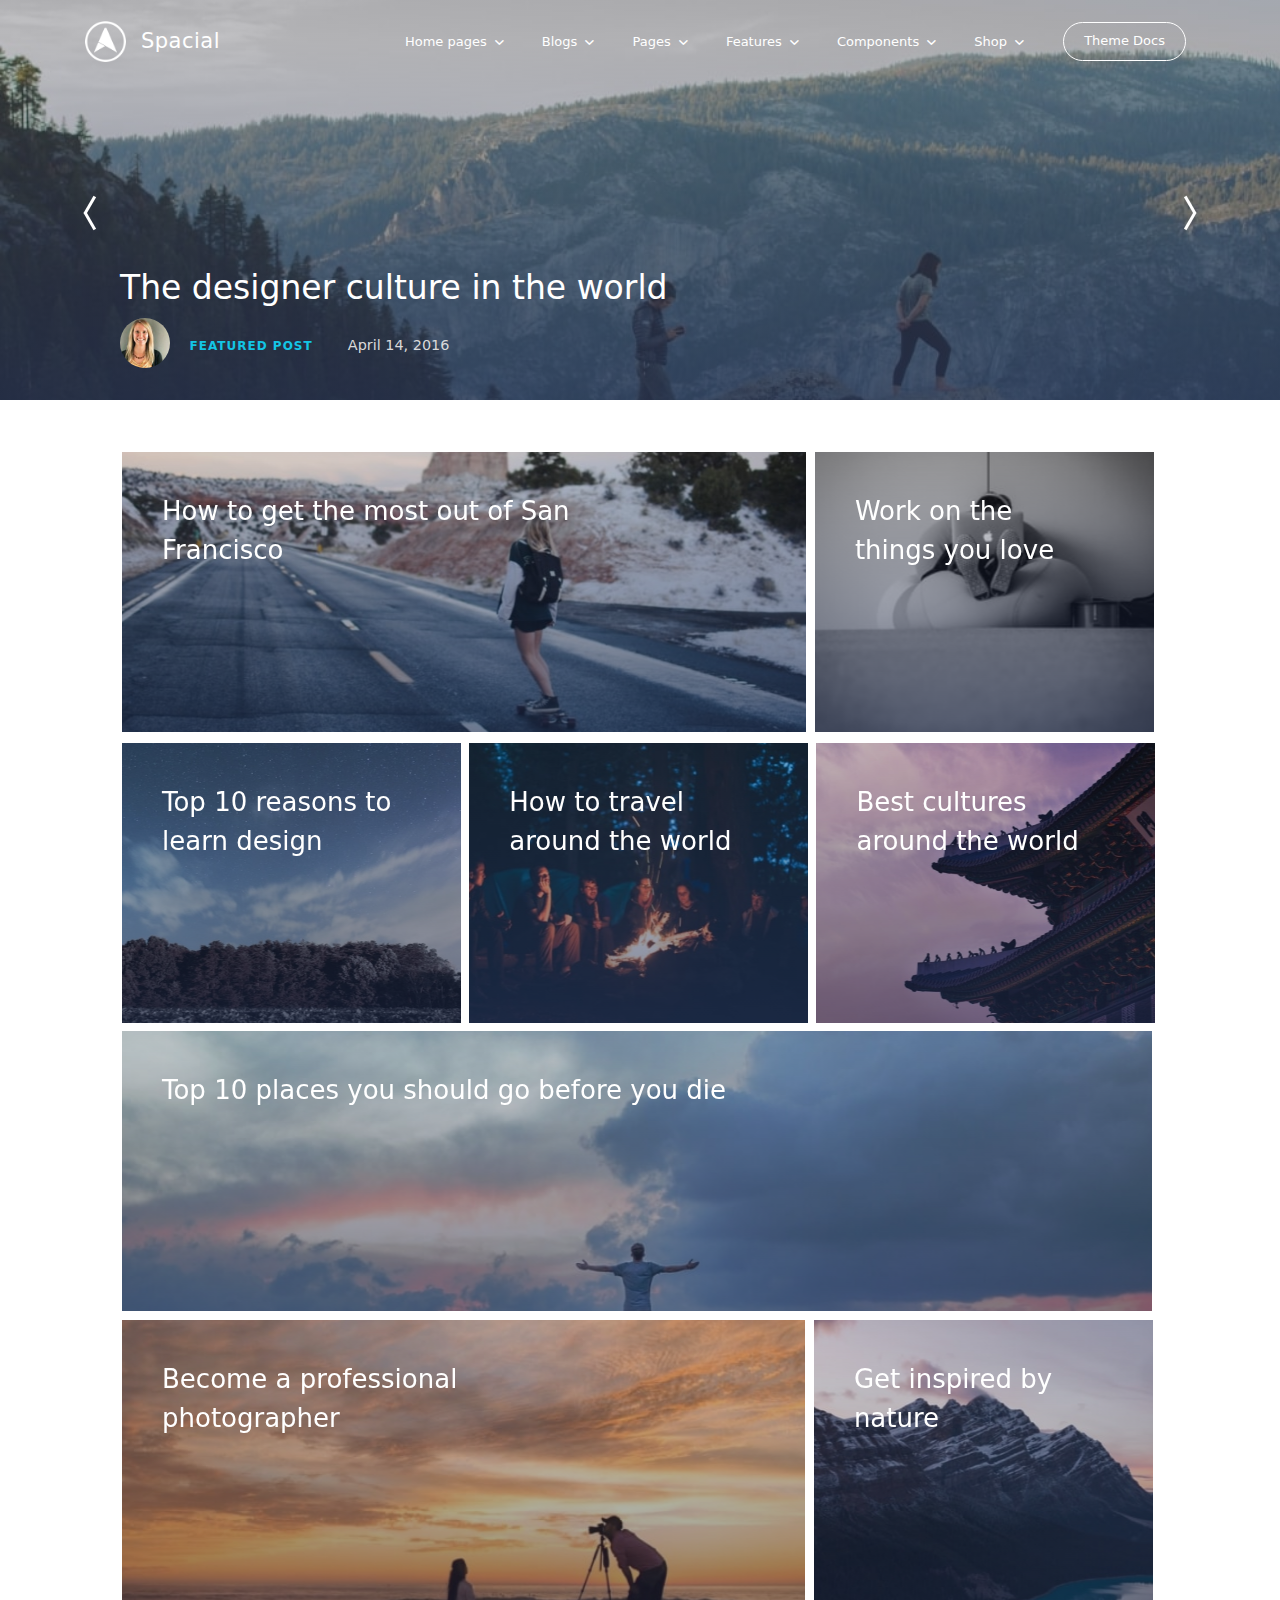
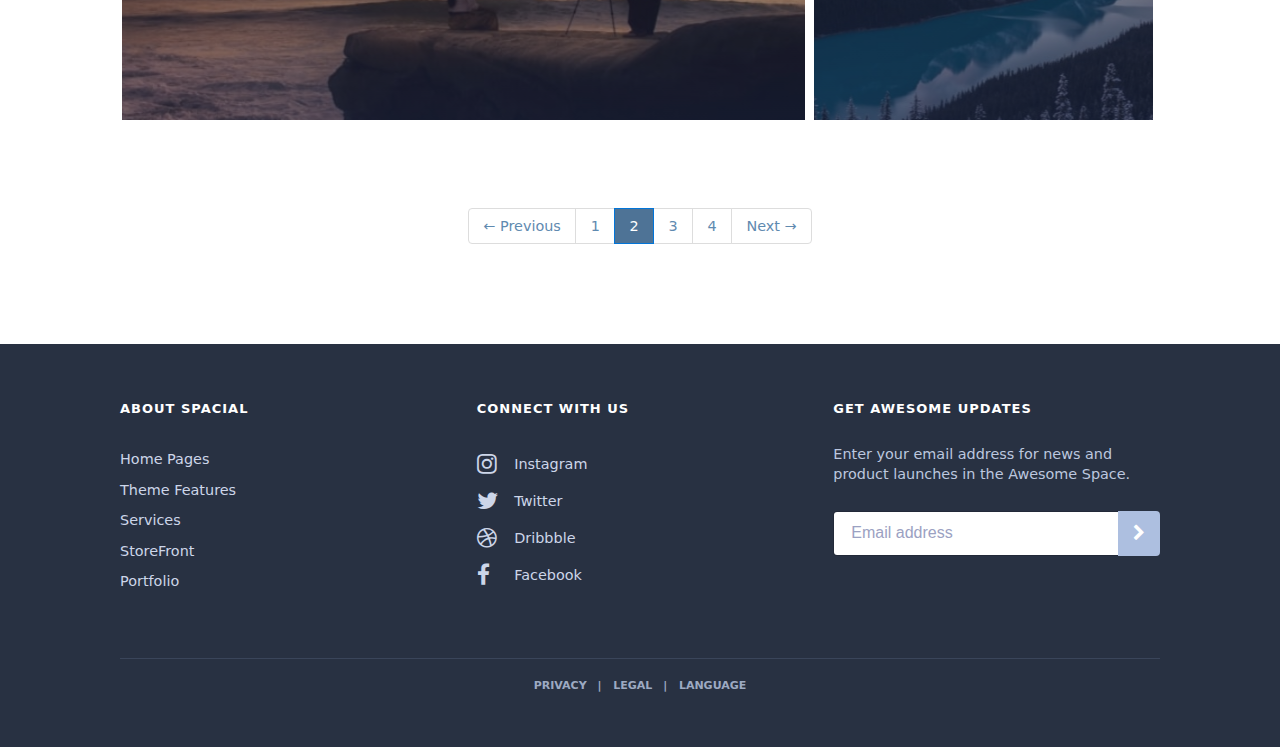
<file: blog-grid.html>
<!doctype html>
<html class="no-js" lang="">
<head>
  <meta charset="utf-8">
  <meta http-equiv="X-UA-Compatible" content="IE=edge">
  <title>Spacial - Blog grid</title>
  <meta name="description" content="">
  <meta name="viewport" content="width=device-width, initial-scale=1, shrink-to-fit=no">

  <!-- Place favicon.ico and apple-touch-icon(s) in the root directory -->
  <link rel="shortcut icon" href="images/favicon.ico">

  <!-- stylesheets -->
  <link rel="stylesheet" type="text/css" href="scss/bootstrap/bootstrap.css" />
  <link rel="stylesheet" type="text/css" href="dist/theme.min.css" />

  <!-- javascript -->
  <script src="https://ajax.googleapis.com/ajax/libs/jquery/3.1.0/jquery.min.js"></script>
  <script src="https://npmcdn.com/tether@1.2.4/dist/js/tether.min.js"></script>
  <script src="dist/theme.min.js"></script>
</head>
<body>
  <!--[if lt IE 9]>
    <script src="http://html5shim.googlecode.com/svn/trunk/html5.js"></script>
  <![endif]-->

  <!--[if lt IE 8]>
    <p class="browsehappy">You are using an <strong>outdated</strong> browser. Please <a href="http://browsehappy.com/">upgrade your browser</a> to improve your experience.</p>
  <![endif]-->

  <nav class="navbar navbar-toggleable-md navbar-inverse bg-transparent" role="navigation">
    <div class="container no-override">
      <button class="navbar-toggler navbar-toggler-right" data-toggle="collapse" data-target="#navbar-collapse">
        <span class="navbar-toggler-icon"></span>
      </button>
      
      <a class="navbar-brand" href="index.html">
        <img src="images/logo-alt-w.png" class="hidden-md-down d-inline mr-2 w-25" />
        Spacial
      </a>

      <div class="collapse navbar-collapse justify-content-end" id="navbar-collapse">
        <ul class="navbar-nav">
          <li class="nav-item active dropdown">
            <a href="#" class="nav-link dropdown-toggle" data-toggle="dropdown">
              Home pages
              <i class="ion-chevron-down"></i>
            </a>
            <div class="dropdown-menu" role="menu">
              <a class="dropdown-item" href="index.html">Business</a>
              <a class="dropdown-item" href="index-app.html">Web app</a>
              <a class="dropdown-item" href="index-features.html">Features showcase</a>
              <a class="dropdown-item" href="agency.html">Creative agency</a>
              <a class="dropdown-item" href="index-mobile.html">App showcase</a>
              <a class="dropdown-item" href="index-mobile-2.html">App showcase 2</a>
              <a class="dropdown-item" href="index-mobile-3.html">App showcase 3</a>
              <a class="dropdown-item" href="index-mobile-4.html">App showcase 4</a>
              <a class="dropdown-item" href="index-slider.html">Hero Slider</a>
              <a class="dropdown-item" href="index-photography.html">Photography</a>
              <a class="dropdown-item" href="index-dark.html">Dark background</a>
              <a class="dropdown-item" href="index-restaurant.html">Restaurant</a>
              <a class="dropdown-item" href="index-event.html">Event</a>
              <a class="dropdown-item" href="index-video.html">Video background</a>
              <a class="dropdown-item" href="intro.html">Intro</a>
            </div>
          </li>
          <li class="nav-item dropdown">
            <a href="#" class="nav-link dropdown-toggle" data-toggle="dropdown">
              Blogs
              <i class="ion-chevron-down"></i>
            </a>
            <div class="dropdown-menu" role="menu">
              <a class="dropdown-item" href="blog.html">Blog list</a>
              <a class="dropdown-item" href="blog-3-cols.html">Blog columns</a>
              <a class="dropdown-item" href="blog-grid.html">Blog grid</a>
              <a class="dropdown-item" href="blog-sidebar.html">Blog sidebar</a>
              <a class="dropdown-item" href="blog-masonry.html">Blog masonry</a>
              <a class="dropdown-item" href="blog-timeline.html">Blog timeline</a>
              <a class="dropdown-item" href="blog-post.html">Single blog post</a>
              <a class="dropdown-item" href="blog-post-alt.html">Single blog post 2</a>
              <a class="dropdown-item" href="blog-post-3.html">Single blog post 3</a>
            </div>
          </li>
          <li class="nav-item dropdown">
            <a href="#" class="nav-link dropdown-toggle" data-toggle="dropdown">
              Pages
              <i class="ion-chevron-down"></i>
            </a>
            <div class="dropdown-menu" role="menu">
              <div class="dropdown dropdown-submenu">
                <a class="dropdown-item dropdown-toggle" href="#" data-toggle="dropdown">
                  About us
                  <i class="ion-chevron-right"></i>
                </a>
                <div class="dropdown-menu">
                  <a class="dropdown-item" href="agency-about.html">About us 1</a>
                  <a class="dropdown-item" href="agency-about-2.html">About us 2</a>
                </div>
              </div>
              <div class="dropdown dropdown-submenu">
                <a class="dropdown-item dropdown-toggle" href="#" data-toggle="dropdown">
                  Portfolio
                  <i class="ion-chevron-right"></i>
                </a>
                <div class="dropdown-menu">
                  <a class="dropdown-item" href="agency-portfolio-2.html">2 columns</a>
                  <a class="dropdown-item" href="agency-portfolio-3.html">3 columns</a>
                  <a class="dropdown-item" href="agency-portfolio-4.html">4 columns</a>
                </div>
              </div>
              <div class="dropdown dropdown-submenu">
                <a class="dropdown-item dropdown-toggle" href="#" data-toggle="dropdown">
                  Contact
                  <i class="ion-chevron-right"></i>
                </a>
                <div class="dropdown-menu">
                  <a class="dropdown-item" href="agency-contact.html">Contact us 1</a>
                  <a class="dropdown-item" href="agency-contact-2.html">Contact us 2</a>
                  <a class="dropdown-item" href="agency-start-project.html">Contact us project</a>
                </div>
              </div>
              <a class="dropdown-item" href="agency-project.html">Project showcase</a>
              <a class="dropdown-item" href="pricing.html">Pricing</a>
              <a class="dropdown-item" href="pricing-charts.html">Pricing charts</a>
              <a class="dropdown-item" href="careers.html">Careers</a>
              <a class="dropdown-item" href="career-post.html">Careers job post</a>
              <a class="dropdown-item" href="support.html">Support</a>
              <a class="dropdown-item" href="support-topic.html">Support topic</a>
              <a class="dropdown-item" href="customers.html">Customer stories</a>
              <a class="dropdown-item" href="customer-story.html">Single customer story</a>
              <div class="dropdown-divider"></div>
              <a class="dropdown-item" href="sign-up.html">Sign up</a>
              <a class="dropdown-item" href="sign-in.html">Sign in</a>
              <a class="dropdown-item" href="recover-password.html">Recover password</a>
              <a class="dropdown-item" href="timeline.html">Timeline</a>
              <a class="dropdown-item" href="coming-soon.html">Coming soon</a>
              <a class="dropdown-item" href="api-docs.html">API docs</a>
            </div>
          </li>
          <li class="nav-item dropdown">
            <a href="#" class="nav-link dropdown-toggle" data-toggle="dropdown">
              Features
              <i class="ion-chevron-down"></i>
            </a>
            <div class="dropdown-menu" role="menu">
              <div class="dropdown dropdown-submenu">
                <a class="dropdown-item dropdown-toggle" href="#" data-toggle="dropdown">
                  Headers
                  <i class="ion-chevron-right"></i>
                </a>
                <div class="dropdown-menu">
                  <a class="dropdown-item" href="header-light.html">Light</a>
                  <a class="dropdown-item" href="header-dark.html">Dark</a>
                  <a class="dropdown-item" href="header-transparent-light.html">Transparent light</a>
                  <a class="dropdown-item" href="header-transparent-dark.html">Transparent dark</a>
                  <a class="dropdown-item" href="header-transparent-fixed-light.html">Transparent fixed light</a>
                  <a class="dropdown-item" href="header-transparent-fixed-dark.html">Transparent fixed dark</a>
                  <a class="dropdown-item" href="header-navleft.html">Navbar left</a>
                  <a class="dropdown-item" href="header-dark-submenu.html">Dark submenu</a>
                  <a class="dropdown-item" href="header-fixed-bottom.html">Bottom fixed</a>
                  <a class="dropdown-item" href="header-logo-center.html">Logo center</a>
                  <a class="dropdown-item" href="header-all-center.html">All center</a>
                  <a class="dropdown-item" href="header-full-width.html">Full width</a>
                </div>
              </div>
              <div class="dropdown dropdown-submenu">
                <a class="dropdown-item dropdown-toggle" href="#" data-toggle="dropdown">
                  Footers
                  <i class="ion-chevron-right"></i>
                </a>
                <div class="dropdown-menu">
                  <a class="dropdown-item" href="header-light.html#footer">Dark</a>
                  <a class="dropdown-item" href="footer-light.html#footer">Light</a>
                  <a class="dropdown-item" href="footer-big-menu.html#footer">Big Menu</a>
                  <a class="dropdown-item" href="footer-sign-up.html#footer">Sign up</a>
                  <a class="dropdown-item" href="footer-agency.html#footer">Agency</a>
                </div>
              </div>
              <div class="dropdown dropdown-submenu">
                <a class="dropdown-item dropdown-toggle" href="#" data-toggle="dropdown">
                  Email templates
                  <i class="ion-chevron-right"></i>
                </a>
                <div class="dropdown-menu">
                  <a class="dropdown-item" href="email-template-newsletter.html" target="_blank">
                    Newsletter
                    <i class="ion-share"></i>
                  </a>
                  <a class="dropdown-item" href="email-template-receipt.html" target="_blank">
                    Receipt
                    <i class="ion-share"></i>
                  </a>
                  <a class="dropdown-item" href="email-template-announcement.html" target="_blank">
                    Simple announcement
                    <i class="ion-share"></i>
                  </a>
                  <a class="dropdown-item" href="email-template-text.html" target="_blank">
                    Formal text
                    <i class="ion-share"></i>
                  </a>
                </div>
              </div>
              <a class="dropdown-item" href="docs/grid-system.html">Grid system</a>
              <a class="dropdown-item" href="docs/animations.html">Animations</a>
              <a class="dropdown-item" href="docs/typography.html">Typography</a>
            </div>
          </li>
          <li class="nav-item dropdown dropdown-extend">
            <a href="#" class="nav-link dropdown-toggle" data-toggle="dropdown">
              Components
              <i class="ion-chevron-down"></i>
            </a>
            <div class="dropdown-menu dropdown-extend-menu" role="menu">
              <div class="row">
                <div class="col-md-3">
                  <a class="dropdown-item" href="docs/alerts.html"><i class="ion-alert-circled"></i> Alerts</a>
                  <a class="dropdown-item" href="docs/animations.html"><i class="ion-wand"></i> Animations</a>
                  <a class="dropdown-item" href="docs/badges.html"><i class="ion-ios-pricetag-outline"></i> Badges</a>
                  <a class="dropdown-item" href="docs/buttons.html"><i class="ion-ios-paperplane"></i> Buttons</a>
                  <a class="dropdown-item" href="docs/button-groups.html"><i class="ion-ios-browsers"></i> Button groups</a>
                  <a class="dropdown-item" href="docs/cards.html"><i class="ion-ios-albums-outline"></i> Cards</a>
                </div>
                <div class="col-md-3">
                  <a class="dropdown-item" href="docs/carousel.html"><i class="ion-android-arrow-dropright-circle"></i> Carousel</a>
                  <a class="dropdown-item" href="docs/accordion.html"><i class="ion-navicon"></i> Accordion</a>
                  <a class="dropdown-item" href="docs/cta.html"><i class="ion-funnel"></i> Call to action</a>
                  <a class="dropdown-item" href="docs/dropdowns.html"><i class="ion-arrow-down-b"></i> Dropdowns</a>
                  <a class="dropdown-item" href="docs/forms.html"><i class="ion-clipboard"></i> Forms</a>
                  <a class="dropdown-item" href="docs/input-groups.html"><i class="ion-toggle"></i> Input groups</a>
                </div>
                <div class="col-md-3">
                  <a class="dropdown-item" href="docs/icons.html"><i class="ion-social-octocat"></i> Icons</a>
                  <a class="dropdown-item" href="docs/list-groups.html"><i class="ion-ios-list-outline"></i> List groups</a>
                  <a class="dropdown-item" href="docs/modals.html"><i class="ion-monitor"></i> Modals</a>
                  <a class="dropdown-item" href="docs/navs.html"><i class="ion-navigate"></i> Navs</a>
                  <a class="dropdown-item" href="docs/navbars.html"><i class="ion-navicon-round"></i> Navbars</a>
                  <a class="dropdown-item" href="docs/plugins.html"><i class="ion-compose"></i> New plugins</a>
                </div>
                <div class="col-md-3">
                  <a class="dropdown-item" href="docs/progress.html"><i class="ion-stats-bars d-inline-block" style="transform: rotate(90deg);"></i> Progress bars</a>
                  <a class="dropdown-item" href="docs/stats-cards.html"><i class="ion-arrow-graph-up-right"></i> Stats cards</a>
                  <a class="dropdown-item" href="docs/tables.html"><i class="ion-grid"></i> Tables</a>
                  <a class="dropdown-item" href="docs/typography.html"><i class="ion-paintbrush"></i> Typography</a>
                </div>
              </div>
            </div>
          </li>
          <li class="nav-item dropdown">
            <a href="#" class="nav-link dropdown-toggle" data-toggle="dropdown">
              Shop
              <i class="ion-chevron-down"></i>
            </a>
            <div class="dropdown-menu" role="menu">
              <a class="dropdown-item" href="ecommerce/index.html">Home page</a>
              <a class="dropdown-item" href="ecommerce/collection-grid.html">Products grid</a>
              <a class="dropdown-item" href="ecommerce/collection-list.html">Products list</a>
              <a class="dropdown-item" href="ecommerce/collection-grid-sidebar.html">Products grid w/ sidebar</a>
              <a class="dropdown-item" href="ecommerce/collection-list-sidebar.html">Products list w/ sidebar</a>
              <a class="dropdown-item" href="ecommerce/product.html">Single product</a>
              <a class="dropdown-item" href="ecommerce/cart.html">Cart</a>
              <a class="dropdown-item" href="ecommerce/search.html">Search results</a>
              <a class="dropdown-item" href="ecommerce/checkout.html">Checkout</a>
              <a class="dropdown-item" href="ecommerce/checkout-payment.html">Checkout ship & payment</a>
              <a class="dropdown-item" href="ecommerce/checkout-confirmation.html">Checkout confirmation</a>
              <a class="dropdown-item" href="ecommerce/account-orders.html">My account order history</a>
              <a class="dropdown-item" href="ecommerce/account-wishlist.html">My account wishlist</a>
              <a class="dropdown-item" href="ecommerce/account-profile.html">My account profile</a>
              <a class="dropdown-item" href="ecommerce/account-invoice.html">Order invoice</a>
              <a class="dropdown-item" href="ecommerce/sign-up.html">Sign up</a>
              <a class="dropdown-item" href="ecommerce/sign-in.html">Sign in</a>
            </div>
          </li>
          <li class="nav-item">
            <a class="nav-link nav-link--rounded" href="docs/intro.html">Theme Docs</a>
          </li>
        </ul>
      </div>
    </div>
  </nav>

  <div class="blog-grid-slider">
    <div id="spacial-slider" class="slider-component fxStickIt">
      <ul class="itemwrap">
        <li class="current">
          <div class="post">
            <div class="container">
              <h1>
                <a href="#">
                  The designer culture in the world
                </a>
              </h1>
              <div class="bottom">
                <img src="images/uifaces/10.jpg" class="avatar" />
                <span class="category">
                  Featured post
                </span>
                <span class="date">
                  April 14, 2016
                </span>
              </div>
            </div>
          </div>
          <div class="pic" style="background-image: url('images/unsplash/photo-1422665717225-1a37f226c92a.jpg');">
          </div>
        </li>
        <li>
          <div class="post">
            <div class="container">
              <h1>
                <a href="#">
                  How to create a great team
                </a>
              </h1>
              <div class="bottom">
                <img src="images/uifaces/11.jpg" class="avatar" />
                <span class="category">
                  Featured post
                </span>
                <span class="date">
                  March 08, 2015
                </span>
              </div>
            </div>
          </div>
          <div class="pic" style="background-image: url('images/unsplash/photo-1466854076813-4aa9ac0fc347.jpg');">
          </div>
        </li>
        <li>
          <div class="post">
            <div class="container">
              <h1>
                <a href="#">
                  Animation Principles on the Web
                </a>
              </h1>
              <div class="bottom">
                <img src="images/uifaces/12.jpg" class="avatar" />
                <span class="category">
                  Featured post
                </span>
                <span class="date">
                  April 22, 2015
                </span>
              </div>
            </div>
          </div>
          <div class="pic" style="background-image: url('images/unsplash/osjphfgeyeu-koushik-c.jpg');">
          </div>
        </li>
      </ul>
      <nav>
        <a class="prev" href="#">
          <span class="icon-wrap"></span>
        </a>
        <a class="next" href="#">
          <span class="icon-wrap"></span>
        </a>
      </nav>
    </div>
  </div>

  <div class="blog-posts-grid">
    <div class="container">
      <div class="post">
        <div class="bg" style="background-image:url('images/unsplash/photo-1467659226669-a1360d97be2d.jpg');">
        </div>
        <a href="#" class="info">
          <span class="title">How to get the most out of San Francisco</span>
          <span class="author">John Williams</span>
          <span class="date">13 May, 2014</span>
        </a>
      </div>
      <div class="post">
        <div class="bg" style="background-image:url('images/unsplash/photo-2.jpg');">
        </div>
        <a href="#" class="info">
          <span class="title">Work on the things you love</span>
          <span class="author">Ana Beckham</span>
          <span class="date">22 Apr, 2014</span>
        </a>
      </div>
      <div class="post">
        <div class="bg" style="background-image:url('images/unsplash/photo-1472132858735-6313c7962473.jpg');">
        </div>
        <a href="#" class="info">
          <span class="title">Top 10 reasons to learn design</span>
          <span class="author">John Williams</span>
          <span class="date">21 Sep, 2014</span>
        </a>
      </div>
      <div class="post">
        <div class="bg" style="background-image:url('images/unsplash/photo-1475483768296-6163e08872a1.jpg');">
        </div>
        <a href="#" class="info">
          <span class="title">How to travel around the world</span>
          <span class="author">John Williams</span>
          <span class="date">03 June, 2014</span>
        </a>
      </div>
      <div class="post">
        <div class="bg" style="background-image:url('images/unsplash/photo-1424873380396-9580028d74db.jpg');">
        </div>
        <a href="#" class="info">
          <span class="title">Best cultures around the world</span>
          <span class="author">John Williams</span>
          <span class="date">13 Aug, 2014</span>
        </a>
      </div>
      <div class="post">
        <div class="bg" style="background-image:url('images/unsplash/photo-1454942901704-3c44c11b2ad1.jpg');">
        </div>
        <a href="#" class="info">
          <span class="title">Top 10 places you should go before you die</span>
          <span class="author">John Williams</span>
          <span class="date">15 Nov, 2014</span>
        </a>
      </div>
      <div class="post">
        <div class="bg" style="background-image:url('images/unsplash/photo-1474776918080-edb12cc483de.jpg');">
        </div>
        <a href="#" class="info">
          <span class="title">Become a professional photographer</span>
          <span class="author">John Williams</span>
          <span class="date">11 Jul, 2014</span>
        </a>
      </div>
      <div class="post">
        <div class="bg" style="background-image:url('images/unsplash/photo-1478059425650-ca13d6d422f4.jpg');">
        </div>
        <a href="#" class="info">
          <span class="title">Get inspired by nature</span>
          <span class="author">John Williams</span>
          <span class="date">04 May, 2014</span>
        </a>
      </div>
    </div>
  </div>

  <nav class="blog-pager">
    <ul class="pagination justify-content-center">
      <li class="page-item">
        <a class="page-link" href="#">&larr; Previous</a>
      </li>
      <li class="page-item">
        <a class="page-link" href="#">1</a>
      </li>
      <li class="page-item active">
        <a class="page-link" href="#">2</a>
      </li>
      <li class="page-item">
        <a class="page-link" href="#">3</a>
      </li>
      <li class="page-item">
        <a class="page-link" href="#">4</a>
      </li>
      <li class="page-item">
        <a class="page-link" href="#">Next &rarr;</a>
      </li>
    </ul>
  </nav>

  <footer class="footer">
    <div class="container">
      <div class="row">
        <div class="col-md-4">
          <div class="title">
            About spacial
          </div>
          <ul class="menu">
            <li>
              <a href="#">Home Pages</a>
            </li>
            <li>
              <a href="#">Theme Features</a>
            </li>
            <li>
              <a href="#">Services</a>
            </li>
            <li>
              <a href="#">StoreFront</a>
            </li>
            <li>
              <a href="#">Portfolio</a>
            </li>
          </ul>
        </div>
        <div class="col-md-4">
          <div class="title">
            Connect with us
          </div>
          <ul class="menu">
            <li>
              <a href="#">
                <i class="fa fa-instagram"></i>
                Instagram
              </a>
            </li>
            <li>
              <a href="#">
                <i class="fa fa-twitter"></i>
                Twitter
              </a>
            </li>
            <li>
              <a href="#">
                <i class="fa fa-dribbble"></i>
                Dribbble
              </a>
            </li>
            <li>
              <a href="#">
                <i class="fa fa-facebook"></i>
                Facebook
              </a>
            </li>
          </ul>
        </div>
        <div class="col-md-4 newsletter">
          <div class="title">
            Get awesome updates
          </div>
          <p>
            Enter your email address for news and product launches in the Awesome Space.
          </p>

          <form action="#">
            <input type="email" class="form-control" placeholder="Email address" />

            <button type="submit">
              <i class="fa fa-chevron-right"></i>
            </button>
          </form>
        </div>
      </div>
      <div class="bottom">
        <ul>
          <li><a href="#">Privacy</a></li>
          <li><a href="#">Legal</a></li>
          <li><a href="#">Language</a></li>
        </ul>
      </div>
    </div>
  </footer>

  <!-- Google Analytics: change UA-XXXXX-X to be your site's ID. -->
  <script>
    // (function(b,o,i,l,e,r){b.GoogleAnalyticsObject=l;b[l]||(b[l]=
    // function(){(b[l].q=b[l].q||[]).push(arguments)});b[l].l=+new Date;
    // e=o.createElement(i);r=o.getElementsByTagName(i)[0];
    // e.src='//www.google-analytics.com/analytics.js';
    // r.parentNode.insertBefore(e,r)}(window,document,'script','ga'));
    // ga('create','UA-XXXXX-X','auto');ga('send','pageview');
  </script>
</body>
</html>
</file>
